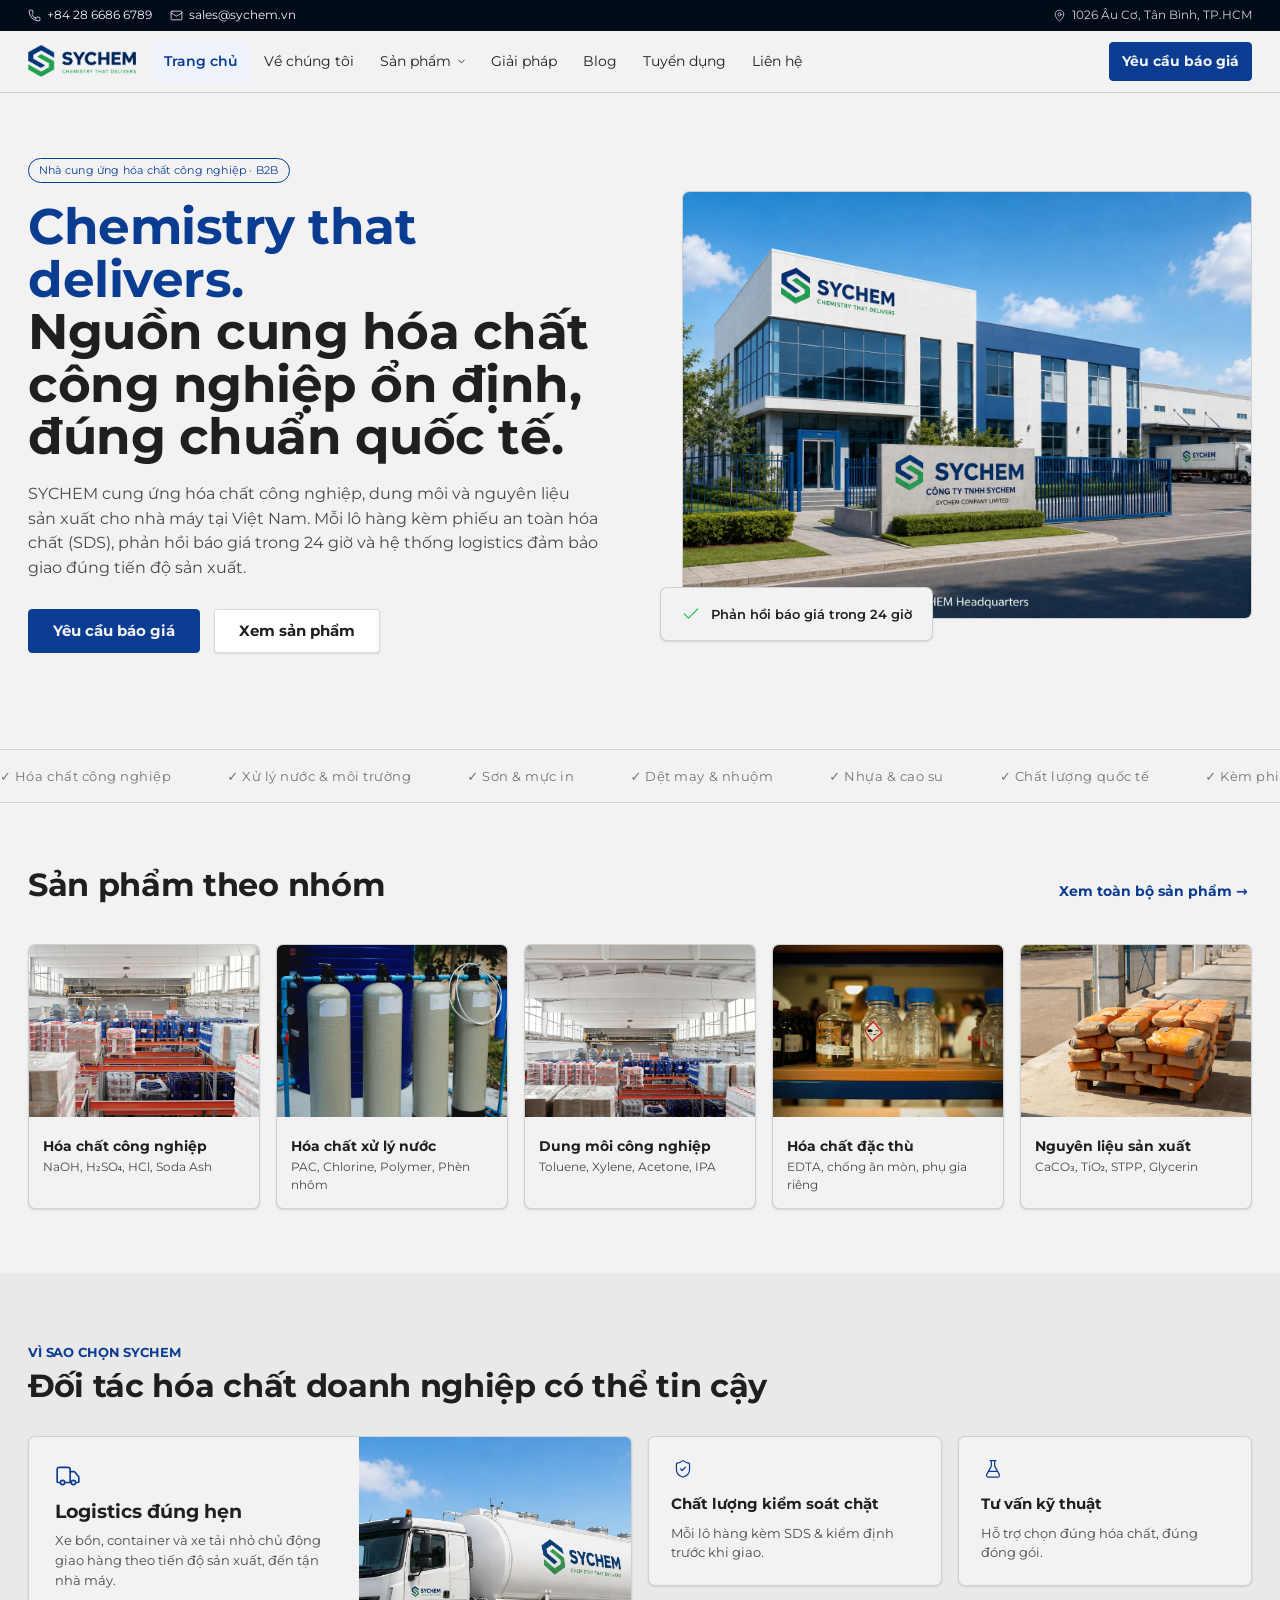
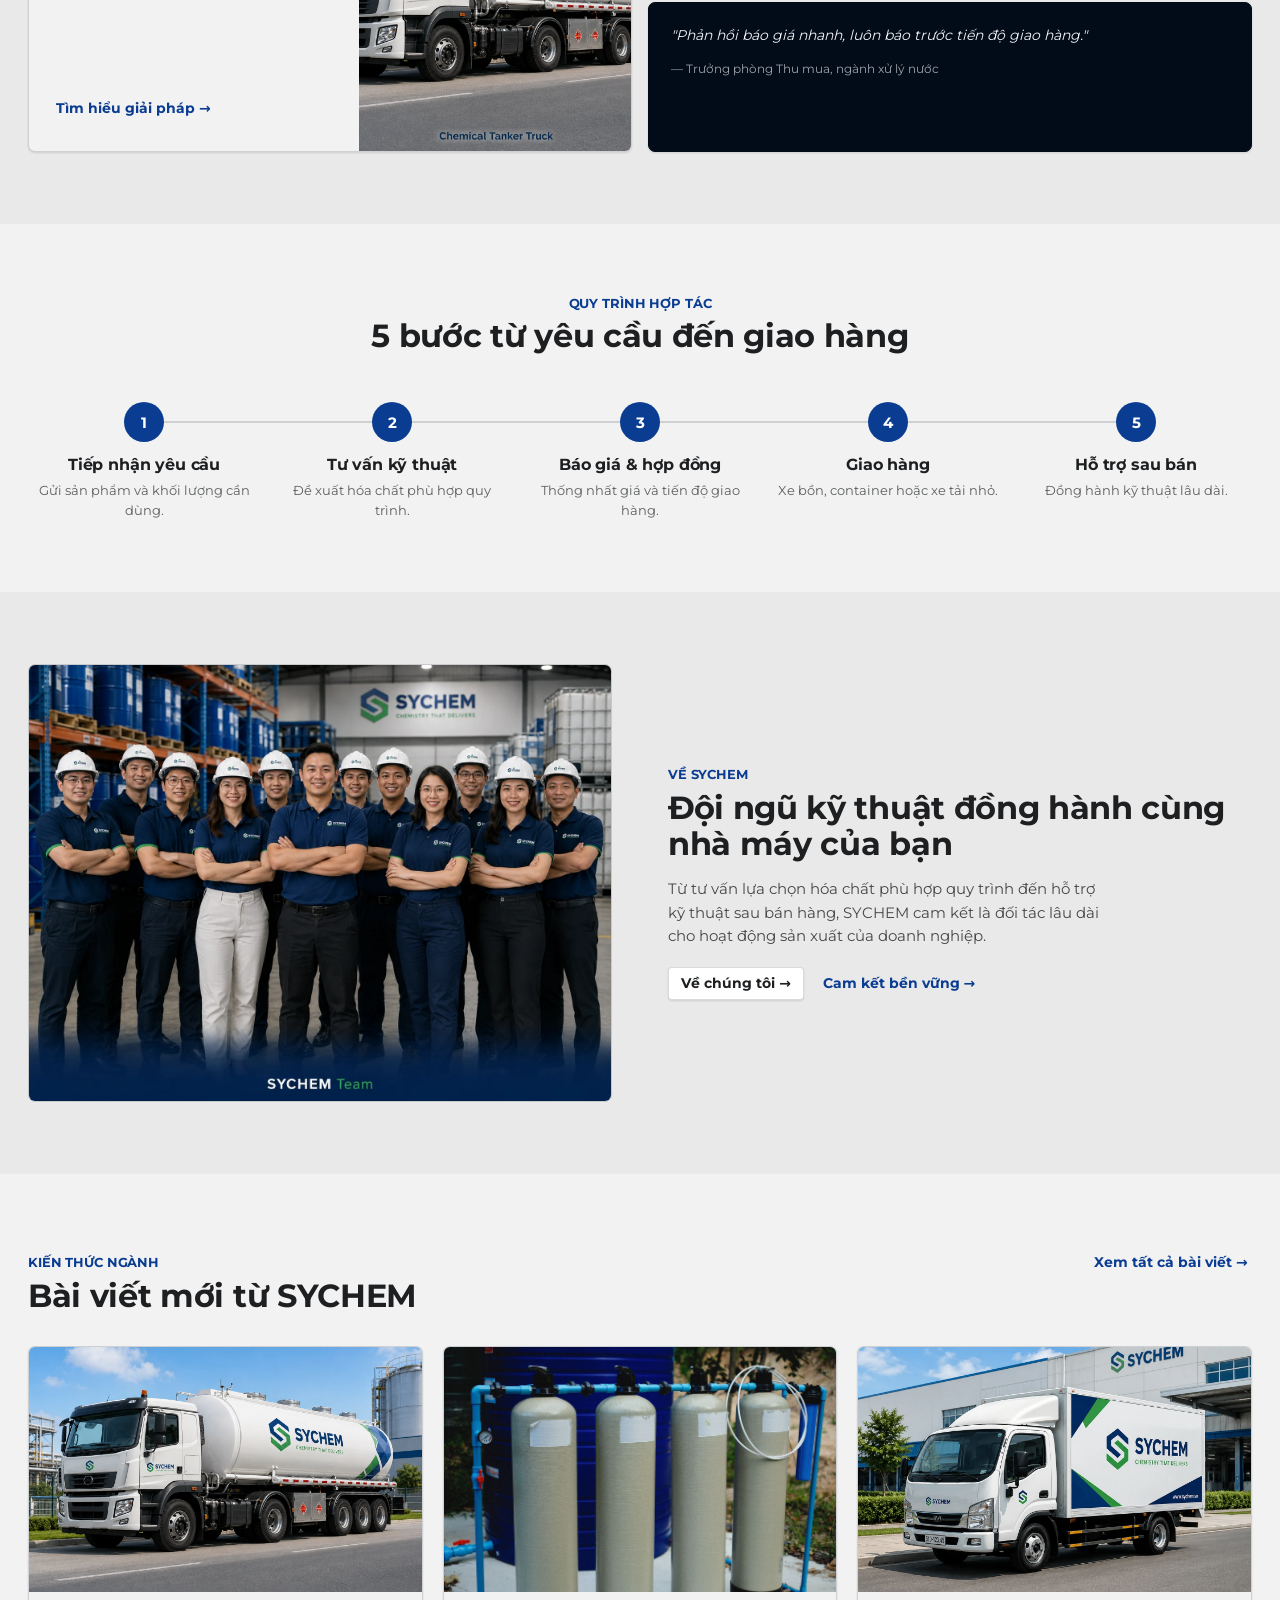
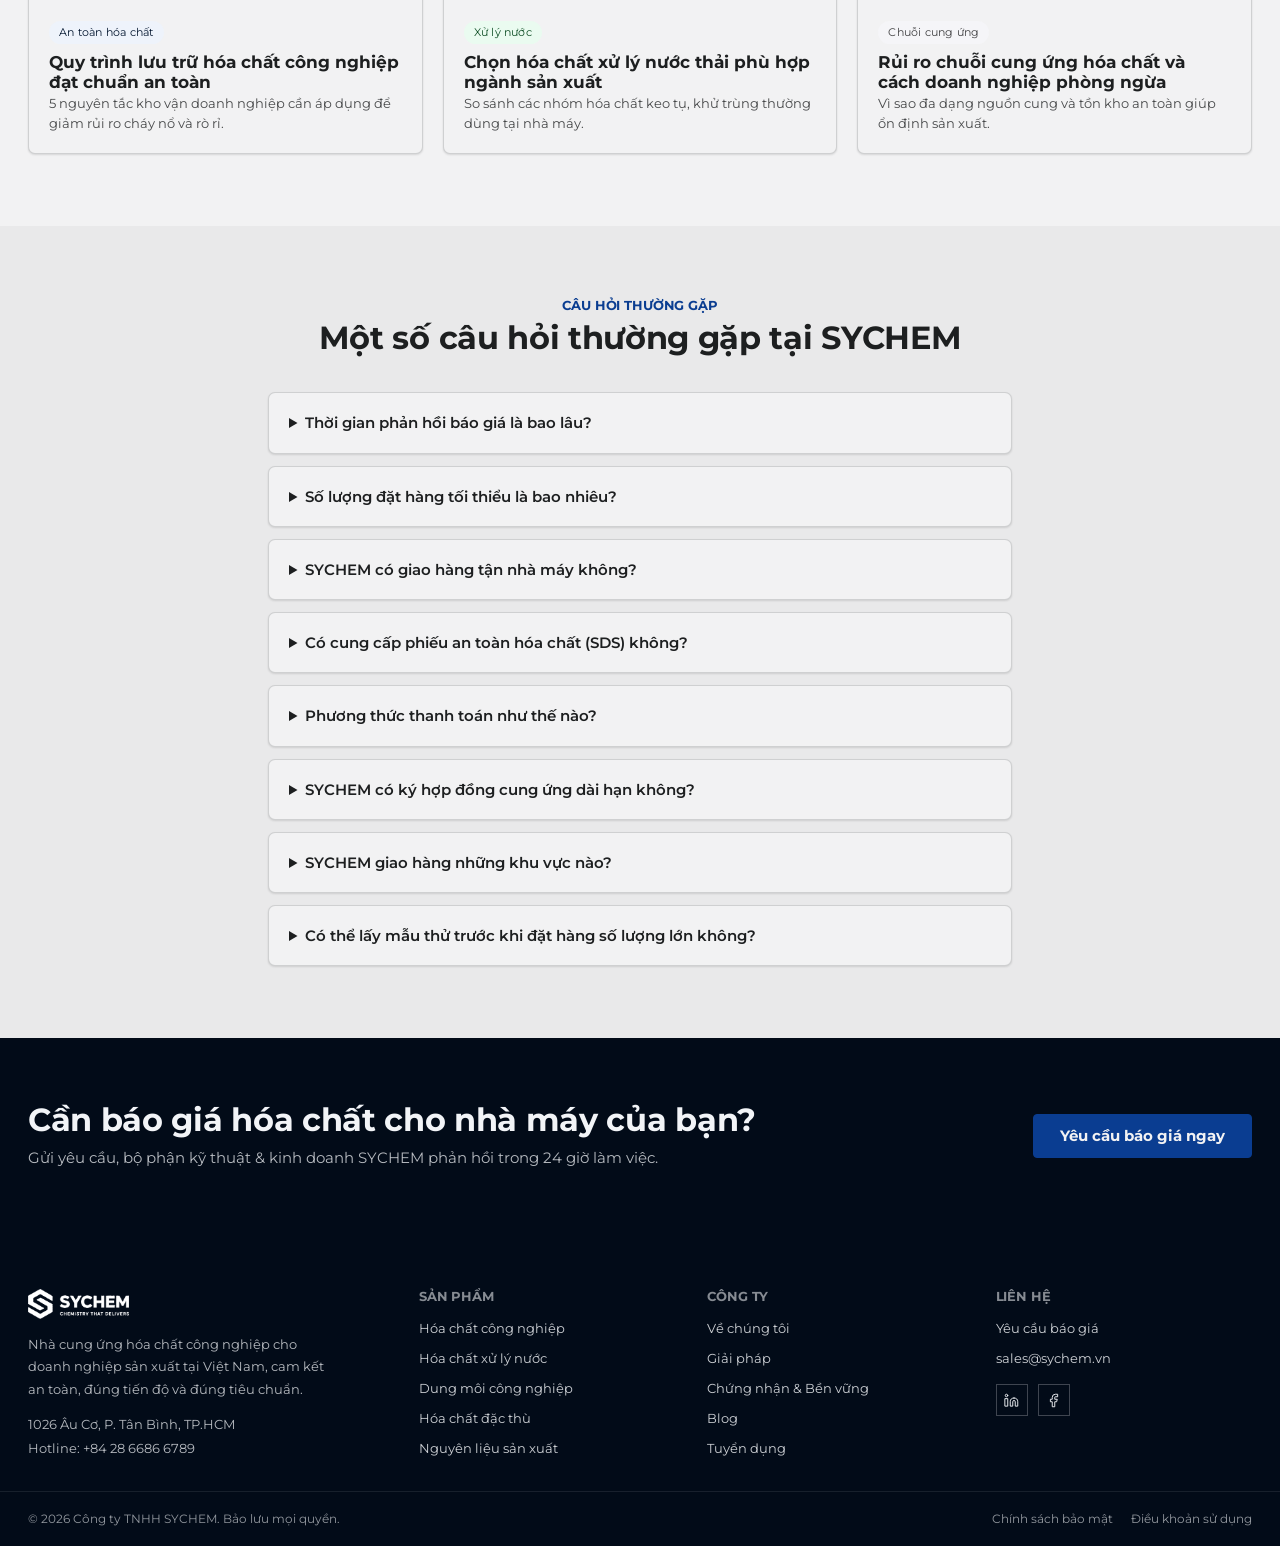
<file: index.html>
<!DOCTYPE html>
<html lang="vi">
<head>
<meta charset="utf-8">
<meta name="viewport" content="width=device-width, initial-scale=1">
<title>SYCHEM — Hóa chất công nghiệp cho doanh nghiệp sản xuất | Chemistry that delivers</title>
  <meta name="description" content="SYCHEM cung cấp hóa chất công nghiệp, hóa chất xử lý nước, dung môi và nguyên liệu sản xuất cho doanh nghiệp B2B tại Việt Nam, chất lượng quốc tế và giao đúng hẹn.">
  <link rel="icon" href="assets/img/16f5f3d59bb861bd.png">
  <link rel="stylesheet" href="assets/css/style.css">
</head>
<body>
<header class="site-header">
  <div class="topbar">
    <div class="topbar-left">
      <span><svg width="13" height="13" viewBox="0 0 24 24" fill="none" stroke="currentColor" stroke-width="1.5" stroke-linecap="round" stroke-linejoin="round"><path d="M13.832 16.568a1 1 0 0 0 1.213-.303l.355-.465A2 2 0 0 1 16.6 15h3.4a2 2 0 0 1 2 2v3a2 2 0 0 1-2 2A18 18 0 0 1 2 4a2 2 0 0 1 2-2h3a2 2 0 0 1 2 2v3.4a2 2 0 0 1-.732 1.548l-.465.355a1 1 0 0 0-.303 1.213 12.035 12.035 0 0 0 7.332 7.332z"></path></svg> +84 28 6686 6789</span>
      <span><svg width="13" height="13" viewBox="0 0 24 24" fill="none" stroke="currentColor" stroke-width="1.5" stroke-linecap="round" stroke-linejoin="round"><path d="m22 7-8.991 5.727a2 2 0 0 1-2.009 0L2 7"></path><rect x="2" y="4" width="20" height="16" rx="2"></rect></svg> sales@sychem.vn</span>
    </div>
    <span class="topbar-right"><svg width="13" height="13" viewBox="0 0 24 24" fill="none" stroke="currentColor" stroke-width="1.5" stroke-linecap="round" stroke-linejoin="round"><path d="M20 10c0 4.993-5.539 10.193-7.399 11.799a1 1 0 0 1-1.202 0C9.539 20.193 4 14.993 4 10a8 8 0 0 1 16 0"></path><circle cx="12" cy="10" r="3"></circle></svg> 1026 Âu Cơ, Tân Bình, TP.HCM</span>
  </div>
  <nav class="nav navbar">
    <a href="index.html" class="nav-brand-link">
      <img src="assets/img/eb1587ac3e5c2446.webp" alt="SYCHEM – Chemistry that delivers" class="nav-logo">
    </a>
    <button type="button" class="nav-toggle" aria-label="Mở menu" aria-expanded="false" aria-controls="nav-links">
      <svg class="icon-burger" width="22" height="22" viewBox="0 0 24 24" fill="none" stroke="currentColor" stroke-width="1.8" stroke-linecap="round" stroke-linejoin="round"><path d="M4 7h16M4 12h16M4 17h16"></path></svg>
    </button>
    <div class="nav-links" id="nav-links">
      <a href="index.html" aria-current="page">Trang chủ</a>
      <a href="about.html">Về chúng tôi</a>
      <div class="nav-item has-mega">
        <span class="nav-mega-trigger-wrap">
          <a href="products.html" class="nav-mega-trigger">Sản phẩm
            <svg class="nav-caret" width="11" height="11" viewBox="0 0 24 24" fill="none" stroke="currentColor" stroke-width="2" stroke-linecap="round" stroke-linejoin="round"><path d="m6 9 6 6 6-6"></path></svg>
          </a>
          <button type="button" class="mega-toggle" aria-label="Mở danh mục sản phẩm" aria-expanded="false">
            <svg width="14" height="14" viewBox="0 0 24 24" fill="none" stroke="currentColor" stroke-width="2" stroke-linecap="round" stroke-linejoin="round"><path d="m6 9 6 6 6-6"></path></svg>
          </button>
        </span>
<div class="mega-panel">
        <div class="mega-panel-inner">
          <div class="mega-grid">
          <a href="products.html#hoa-chat-cong-nghiep" class="mega-link">
            <img src="assets/img/product-hoa-chat-cong-nghiep.jpg" alt="Hóa chất công nghiệp" loading="lazy">
            <span class="mega-link-title">Hóa chất công nghiệp</span>
            <span class="mega-link-desc">NaOH, H2SO4, HCl, Soda Ash</span>
          </a>
          <a href="products.html#xu-ly-nuoc" class="mega-link">
            <img src="assets/img/product-xu-ly-nuoc.jpg" alt="Hóa chất xử lý nước" loading="lazy">
            <span class="mega-link-title">Hóa chất xử lý nước</span>
            <span class="mega-link-desc">PAC, Chlorine, Polymer, Phèn nhôm</span>
          </a>
          <a href="products.html#dung-moi" class="mega-link">
            <img src="assets/img/product-dung-moi.jpg" alt="Dung môi công nghiệp" loading="lazy">
            <span class="mega-link-title">Dung môi công nghiệp</span>
            <span class="mega-link-desc">Toluene, Xylene, Acetone, IPA</span>
          </a>
          <a href="products.html#dac-thu" class="mega-link">
            <img src="assets/img/product-dac-thu.jpg" alt="Hóa chất đặc thù" loading="lazy">
            <span class="mega-link-title">Hóa chất đặc thù</span>
            <span class="mega-link-desc">EDTA, chống ăn mòn, phụ gia riêng</span>
          </a>
          <a href="products.html#nguyen-lieu" class="mega-link">
            <img src="assets/img/product-nguyen-lieu.jpg" alt="Nguyên liệu sản xuất" loading="lazy">
            <span class="mega-link-title">Nguyên liệu sản xuất</span>
            <span class="mega-link-desc">CaCO3, TiO2, STPP, Glycerin</span>
          </a>
          </div>
          <a href="products.html" class="mega-viewall">Xem toàn bộ sản phẩm →</a>
        </div>
      </div>
      </div>
      <a href="solutions.html">Giải pháp</a>
      <a href="blog.html">Blog</a>
      <a href="careers.html">Tuyển dụng</a>
      <a href="contact.html">Liên hệ</a>
      <a href="contact.html" class="btn btn-primary nav-cta">Yêu cầu báo giá</a>
    </div>
  </nav>
</header>

<div style="position:relative;overflow:hidden" style-before="content:'';position:absolute;top:-160px;right:-160px;width:480px;height:480px;border-radius:50%;background:radial-gradient(circle,var(--color-accent-200),transparent 70%);z-index:0;pointer-events:none">
  <section style="max-width:1280px;margin:0 auto;padding:64px 28px 40px;display:grid;grid-template-columns:1.05fr 1fr;gap:56px;align-items:center;position:relative;z-index:1">
    <div class="fade-up">
      <span class="tag tag-outline" style="display:inline-flex;width:fit-content;white-space:nowrap;margin-bottom:18px">Nhà cung ứng hóa chất công nghiệp · B2B</span>
      <h1 style="font-size:50px;margin:0 0 18px;line-height:1.05">
        <span style="color:var(--color-accent)">Chemistry that delivers.</span><br>Nguồn cung hóa chất công nghiệp ổn định, đúng chuẩn quốc tế.
      </h1>
      <p style="font-size:16px;max-width:52ch;opacity:.8;margin:0 0 28px">SYCHEM cung ứng hóa chất công nghiệp, dung môi và nguyên liệu sản xuất cho nhà máy tại Việt Nam. Mỗi lô hàng kèm phiếu an toàn hóa chất (SDS), phản hồi báo giá trong 24 giờ và hệ thống logistics đảm bảo giao đúng tiến độ sản xuất.</p>
      <div class="hero-cta-row" style="display:flex;gap:14px;flex-wrap:wrap">
        <a href="contact.html" class="btn btn-primary hero-cta-btn" style="padding:12px 24px;font-size:15px;white-space:nowrap;flex-shrink:0">Yêu cầu báo giá</a>
        <a href="products.html" class="btn btn-secondary hero-cta-btn" style="padding:12px 24px;font-size:15px;white-space:nowrap;flex-shrink:0">Xem sản phẩm</a>
      </div>
    </div>
    <div style="position:relative">
      <div class="blueprint" style="aspect-ratio:4/3">
        <img src="assets/img/b32bd85f83dec575.webp" alt="Trụ sở chính SYCHEM tại TP. Hồ Chí Minh" style="width:100%;height:100%;object-fit:cover">
      </div>
      <div class="card elev-md" style="position:absolute;bottom:-22px;left:-22px;padding:16px 20px;background:var(--color-bg);flex-direction:row;align-items:center;gap:10px;width:fit-content">
        <svg width="20" height="20" viewBox="0 0 24 24" fill="none" stroke="var(--color-accent-2)" stroke-width="1.5" stroke-linecap="round" stroke-linejoin="round"><path d="M20 6 9 17l-5-5"></path></svg>
        <span style="font-size:13px;font-weight:600;white-space:nowrap">Phản hồi báo giá trong 24 giờ</span>
      </div>
    </div>
  </section>
</div>

<div style="border-top:1px solid var(--color-divider);border-bottom:1px solid var(--color-divider);padding:16px 0;overflow:hidden;margin-top:56px">
  <div style="display:flex;width:max-content;animation:marquee 26s linear infinite;gap:56px">
    <div style="display:flex;gap:56px;align-items:center">
      <span style="font-size:13px;letter-spacing:.04em;opacity:.6;white-space:nowrap">✓ Hóa chất công nghiệp</span>
      <span style="font-size:13px;letter-spacing:.04em;opacity:.6;white-space:nowrap">✓ Xử lý nước &amp; môi trường</span>
      <span style="font-size:13px;letter-spacing:.04em;opacity:.6;white-space:nowrap">✓ Sơn &amp; mực in</span>
      <span style="font-size:13px;letter-spacing:.04em;opacity:.6;white-space:nowrap">✓ Dệt may &amp; nhuộm</span>
      <span style="font-size:13px;letter-spacing:.04em;opacity:.6;white-space:nowrap">✓ Nhựa &amp; cao su</span>
      <span style="font-size:13px;letter-spacing:.04em;opacity:.6;white-space:nowrap">✓ Chất lượng quốc tế</span>
      <span style="font-size:13px;letter-spacing:.04em;opacity:.6;white-space:nowrap">✓ Kèm phiếu an toàn hóa chất (SDS)</span>
    </div>
    <div style="display:flex;gap:56px;align-items:center">
      <span style="font-size:13px;letter-spacing:.04em;opacity:.6;white-space:nowrap">✓ Hóa chất công nghiệp</span>
      <span style="font-size:13px;letter-spacing:.04em;opacity:.6;white-space:nowrap">✓ Xử lý nước &amp; môi trường</span>
      <span style="font-size:13px;letter-spacing:.04em;opacity:.6;white-space:nowrap">✓ Sơn &amp; mực in</span>
      <span style="font-size:13px;letter-spacing:.04em;opacity:.6;white-space:nowrap">✓ Dệt may &amp; nhuộm</span>
      <span style="font-size:13px;letter-spacing:.04em;opacity:.6;white-space:nowrap">✓ Nhựa &amp; cao su</span>
      <span style="font-size:13px;letter-spacing:.04em;opacity:.6;white-space:nowrap">✓ Chất lượng quốc tế</span>
      <span style="font-size:13px;letter-spacing:.04em;opacity:.6;white-space:nowrap">✓ Kèm phiếu an toàn hóa chất (SDS)</span>
    </div>
  </div>
</div>

<section style="max-width:1280px;margin:0 auto;padding:64px 28px">
  <div style="display:flex;justify-content:space-between;align-items:baseline;margin-bottom:36px;gap:16px;flex-wrap:wrap">
    <h2 style="margin:0">Sản phẩm theo nhóm</h2>
    <a href="products.html" class="btn btn-ghost">Xem toàn bộ sản phẩm →</a>
  </div>
  <div style="display:grid;grid-template-columns:repeat(5,1fr);gap:16px">
    <a href="products.html#hoa-chat-cong-nghiep" class="card" style="text-decoration:none;color:inherit;padding:0;overflow:hidden">
      <div style="aspect-ratio:4/3"><img src="assets/img/product-hoa-chat-cong-nghiep.jpg" alt="Hóa chất công nghiệp" style="width:100%;height:100%;object-fit:cover" loading="lazy"></div>
      <div style="padding:14px"><div class="card-title" style="font-size:14px">Hóa chất công nghiệp</div><p class="card-body" style="font-size:11.5px;margin:4px 0 0">NaOH, H₂SO₄, HCl, Soda Ash</p></div>
    </a>
    <a href="products.html#xu-ly-nuoc" class="card" style="text-decoration:none;color:inherit;padding:0;overflow:hidden">
      <div style="aspect-ratio:4/3"><img src="assets/img/product-xu-ly-nuoc.jpg" alt="Hóa chất xử lý nước" style="width:100%;height:100%;object-fit:cover" loading="lazy"></div>
      <div style="padding:14px"><div class="card-title" style="font-size:14px">Hóa chất xử lý nước</div><p class="card-body" style="font-size:11.5px;margin:4px 0 0">PAC, Chlorine, Polymer, Phèn nhôm</p></div>
    </a>
    <a href="products.html#dung-moi" class="card" style="text-decoration:none;color:inherit;padding:0;overflow:hidden">
      <div style="aspect-ratio:4/3"><img src="assets/img/product-dung-moi.jpg" alt="Dung môi công nghiệp" style="width:100%;height:100%;object-fit:cover" loading="lazy"></div>
      <div style="padding:14px"><div class="card-title" style="font-size:14px">Dung môi công nghiệp</div><p class="card-body" style="font-size:11.5px;margin:4px 0 0">Toluene, Xylene, Acetone, IPA</p></div>
    </a>
    <a href="products.html#dac-thu" class="card" style="text-decoration:none;color:inherit;padding:0;overflow:hidden">
      <div style="aspect-ratio:4/3"><img src="assets/img/product-dac-thu.jpg" alt="Hóa chất đặc thù" style="width:100%;height:100%;object-fit:cover" loading="lazy"></div>
      <div style="padding:14px"><div class="card-title" style="font-size:14px">Hóa chất đặc thù</div><p class="card-body" style="font-size:11.5px;margin:4px 0 0">EDTA, chống ăn mòn, phụ gia riêng</p></div>
    </a>
    <a href="products.html#nguyen-lieu" class="card" style="text-decoration:none;color:inherit;padding:0;overflow:hidden">
      <div style="aspect-ratio:4/3"><img src="assets/img/product-nguyen-lieu.jpg" alt="Nguyên liệu sản xuất" style="width:100%;height:100%;object-fit:cover" loading="lazy"></div>
      <div style="padding:14px"><div class="card-title" style="font-size:14px">Nguyên liệu sản xuất</div><p class="card-body" style="font-size:11.5px;margin:4px 0 0">CaCO₃, TiO₂, STPP, Glycerin</p></div>
    </a>
  </div>
</section>

<section style="background:var(--color-surface);padding:72px 0">
  <div style="max-width:1280px;margin:0 auto;padding:0 28px">
    <div style="margin-bottom:32px">
      <h6 style="color:var(--color-accent);margin-bottom:8px">Vì sao chọn SYCHEM</h6>
      <h2 style="margin:0">Đối tác hóa chất doanh nghiệp có thể tin cậy</h2>
    </div>
    <div class="bento-grid" style="display:grid;grid-template-columns:repeat(4,1fr);grid-auto-rows:150px;gap:16px">
      <div class="card bento-lg" style="grid-column:1 / 3;grid-row:1 / 3;padding:0;overflow:hidden;flex-direction:row">
        <div class="bento-lg-text" style="flex:1;padding:26px;display:flex;flex-direction:column;justify-content:center">
          <svg width="26" height="26" viewBox="0 0 24 24" fill="none" stroke="var(--color-accent)" stroke-width="1.5" stroke-linecap="round" stroke-linejoin="round"><path d="M14 18V6a2 2 0 0 0-2-2H4a2 2 0 0 0-2 2v11a1 1 0 0 0 1 1h2"></path><path d="M15 18H9"></path><path d="M19 18h2a1 1 0 0 0 1-1v-3.65a1 1 0 0 0-.22-.624l-3.48-4.35A1 1 0 0 0 17.52 8H14"></path><circle cx="17" cy="18" r="2"></circle><circle cx="7" cy="18" r="2"></circle></svg>
          <div class="card-title" style="margin:12px 0 6px;font-size:19px">Logistics đúng hẹn</div>
          <p class="card-body">Xe bồn, container và xe tải nhỏ chủ động giao hàng theo tiến độ sản xuất, đến tận nhà máy.</p>
          <a href="solutions.html" class="btn btn-ghost" style="width:fit-content;margin-top:8px;padding-left:0">Tìm hiểu giải pháp →</a>
        </div>
        <div class="bento-lg-media" style="flex:1;position:relative;min-width:0"><img src="assets/img/2904533d91f4bcae.webp" alt="Xe bồn vận chuyển hóa chất SYCHEM" style="position:absolute;inset:0;width:100%;height:100%;object-fit:cover"></div>
      </div>
      <div class="card bento-a" style="grid-column:3;grid-row:1;padding:22px">
        <svg width="24" height="24" viewBox="0 0 24 24" fill="none" stroke="var(--color-accent)" stroke-width="1.5" stroke-linecap="round" stroke-linejoin="round"><path d="M20 13c0 5-3.5 7.5-7.66 8.95a1 1 0 0 1-.67-.01C7.5 20.5 4 18 4 13V6a1 1 0 0 1 1-1c2 0 4.5-1.2 6.24-2.72a1.17 1.17 0 0 1 1.52 0C14.51 3.81 17 5 19 5a1 1 0 0 1 1 1z"></path><path d="m9 12 2 2 4-4"></path></svg>
        <div class="card-title" style="margin:10px 0 4px;font-size:15px">Chất lượng kiểm soát chặt</div>
        <p class="card-body" style="font-size:12.5px">Mỗi lô hàng kèm SDS &amp; kiểm định trước khi giao.</p>
      </div>
      <div class="card bento-b" style="grid-column:4;grid-row:1;padding:22px">
        <svg width="24" height="24" viewBox="0 0 24 24" fill="none" stroke="var(--color-accent)" stroke-width="1.5" stroke-linecap="round" stroke-linejoin="round"><path d="M14 2v6a2 2 0 0 0 .245.96l5.51 10.08A2 2 0 0 1 18 22H6a2 2 0 0 1-1.755-2.96l5.51-10.08A2 2 0 0 0 10 8V2"></path><path d="M6.453 15h11.094"></path><path d="M8.5 2h7"></path></svg>
        <div class="card-title" style="margin:10px 0 4px;font-size:15px">Tư vấn kỹ thuật</div>
        <p class="card-body" style="font-size:12.5px">Hỗ trợ chọn đúng hóa chất, đúng đóng gói.</p>
      </div>
      <div class="card bento-quote" style="grid-column:3 / 5;grid-row:2;padding:22px;background:var(--color-accent-900);border-color:var(--color-accent-900)">
        <p style="font-size:14px;line-height:1.5;color:#f2f4f7;margin:0 0 8px;font-style:italic">"Phản hồi báo giá nhanh, luôn báo trước tiến độ giao hàng."</p>
        <span style="font-size:11.5px;color:#f2f4f7;opacity:.65">— Trưởng phòng Thu mua, ngành xử lý nước</span>
      </div>
    </div>
  </div>
</section>

<section style="max-width:1280px;margin:0 auto;padding:72px 28px">
  <h6 style="color:var(--color-accent);margin-bottom:8px;text-align:center">Quy trình hợp tác</h6>
  <h2 style="margin:0 0 48px;text-align:center">5 bước từ yêu cầu đến giao hàng</h2>
  <div style="position:relative;display:grid;grid-template-columns:repeat(5,1fr);gap:16px">
    <div style="position:absolute;top:19px;left:8%;right:8%;height:2px;background:var(--color-divider);z-index:0"></div>
    <div style="text-align:center;position:relative;z-index:1">
      <div style="width:40px;height:40px;border-radius:50%;background:var(--color-accent);color:#fff;display:flex;align-items:center;justify-content:center;font-family:var(--font-heading);font-weight:700;margin:0 auto 14px">1</div>
      <h5 style="margin:0 0 6px">Tiếp nhận yêu cầu</h5><p style="font-size:13px;opacity:.7;margin:0">Gửi sản phẩm và khối lượng cần dùng.</p>
    </div>
    <div style="text-align:center;position:relative;z-index:1">
      <div style="width:40px;height:40px;border-radius:50%;background:var(--color-accent);color:#fff;display:flex;align-items:center;justify-content:center;font-family:var(--font-heading);font-weight:700;margin:0 auto 14px">2</div>
      <h5 style="margin:0 0 6px">Tư vấn kỹ thuật</h5><p style="font-size:13px;opacity:.7;margin:0">Đề xuất hóa chất phù hợp quy trình.</p>
    </div>
    <div style="text-align:center;position:relative;z-index:1">
      <div style="width:40px;height:40px;border-radius:50%;background:var(--color-accent);color:#fff;display:flex;align-items:center;justify-content:center;font-family:var(--font-heading);font-weight:700;margin:0 auto 14px">3</div>
      <h5 style="margin:0 0 6px">Báo giá &amp; hợp đồng</h5><p style="font-size:13px;opacity:.7;margin:0">Thống nhất giá và tiến độ giao hàng.</p>
    </div>
    <div style="text-align:center;position:relative;z-index:1">
      <div style="width:40px;height:40px;border-radius:50%;background:var(--color-accent);color:#fff;display:flex;align-items:center;justify-content:center;font-family:var(--font-heading);font-weight:700;margin:0 auto 14px">4</div>
      <h5 style="margin:0 0 6px">Giao hàng</h5><p style="font-size:13px;opacity:.7;margin:0">Xe bồn, container hoặc xe tải nhỏ.</p>
    </div>
    <div style="text-align:center;position:relative;z-index:1">
      <div style="width:40px;height:40px;border-radius:50%;background:var(--color-accent);color:#fff;display:flex;align-items:center;justify-content:center;font-family:var(--font-heading);font-weight:700;margin:0 auto 14px">5</div>
      <h5 style="margin:0 0 6px">Hỗ trợ sau bán</h5><p style="font-size:13px;opacity:.7;margin:0">Đồng hành kỹ thuật lâu dài.</p>
    </div>
  </div>
</section>

<section style="background:var(--color-surface);padding:72px 0">
  <div style="max-width:1280px;margin:0 auto;padding:0 28px;display:grid;grid-template-columns:1fr 1fr;gap:56px;align-items:center">
    <div class="blueprint" style="aspect-ratio:4/3"><img src="assets/img/b7aebc073bd1a2f7.webp" alt="Đội ngũ SYCHEM" style="width:100%;height:100%;object-fit:cover"></div>
    <div>
      <h6 style="color:var(--color-accent);margin-bottom:8px">Về SYCHEM</h6>
      <h2 style="margin:0 0 16px">Đội ngũ kỹ thuật đồng hành cùng nhà máy của bạn</h2>
      <p style="opacity:.8;max-width:44ch;margin:0 0 20px">Từ tư vấn lựa chọn hóa chất phù hợp quy trình đến hỗ trợ kỹ thuật sau bán hàng, SYCHEM cam kết là đối tác lâu dài cho hoạt động sản xuất của doanh nghiệp.</p>
      <div style="display:flex;gap:14px;flex-wrap:wrap">
        <a href="about.html" class="btn btn-secondary">Về chúng tôi →</a>
        <a href="sustainability.html" class="btn btn-ghost">Cam kết bền vững →</a>
      </div>
    </div>
  </div>
</section>

<section style="max-width:1280px;margin:0 auto;padding:72px 28px">
  <div style="display:flex;justify-content:space-between;align-items:baseline;margin-bottom:32px;gap:16px;flex-wrap:wrap">
    <div>
      <h6 style="color:var(--color-accent);margin-bottom:8px">Kiến thức ngành</h6>
      <h2 style="margin:0">Bài viết mới từ SYCHEM</h2>
    </div>
    <a href="blog.html" class="btn btn-ghost">Xem tất cả bài viết →</a>
  </div>
  <div style="display:grid;grid-template-columns:repeat(3,1fr);gap:20px">
    <a href="blog-post.html" class="card" style="text-decoration:none;color:inherit;padding:0;overflow:hidden">
      <div style="aspect-ratio:16/10"><img src="assets/img/2904533d91f4bcae.webp" alt="An toàn hóa chất" style="width:100%;height:100%;object-fit:cover"></div>
      <div style="padding:20px">
        <span class="tag tag-accent">An toàn hóa chất</span>
        <div class="card-title" style="margin-top:8px">Quy trình lưu trữ hóa chất công nghiệp đạt chuẩn an toàn</div>
        <p class="card-body">5 nguyên tắc kho vận doanh nghiệp cần áp dụng để giảm rủi ro cháy nổ và rò rỉ.</p>
      </div>
    </a>
    <a href="blog-post.html" class="card" style="text-decoration:none;color:inherit;padding:0;overflow:hidden">
      <div style="aspect-ratio:16/10"><img src="assets/img/product-xu-ly-nuoc.jpg" alt="Xử lý nước" style="width:100%;height:100%;object-fit:cover"></div>
      <div style="padding:20px">
        <span class="tag tag-accent-2">Xử lý nước</span>
        <div class="card-title" style="margin-top:8px">Chọn hóa chất xử lý nước thải phù hợp ngành sản xuất</div>
        <p class="card-body">So sánh các nhóm hóa chất keo tụ, khử trùng thường dùng tại nhà máy.</p>
      </div>
    </a>
    <a href="blog-post.html" class="card" style="text-decoration:none;color:inherit;padding:0;overflow:hidden">
      <div style="aspect-ratio:16/10"><img src="assets/img/e8bcb8e13601193b.webp" alt="Chuỗi cung ứng" style="width:100%;height:100%;object-fit:cover"></div>
      <div style="padding:20px">
        <span class="tag tag-neutral">Chuỗi cung ứng</span>
        <div class="card-title" style="margin-top:8px">Rủi ro chuỗi cung ứng hóa chất và cách doanh nghiệp phòng ngừa</div>
        <p class="card-body">Vì sao đa dạng nguồn cung và tồn kho an toàn giúp ổn định sản xuất.</p>
      </div>
    </a>
  </div>
</section>

<section style="background:var(--color-surface);padding:72px 0">
  <div style="max-width:800px;margin:0 auto;padding:0 28px">
    <h6 style="color:var(--color-accent);margin-bottom:8px;text-align:center">Câu hỏi thường gặp</h6>
    <h2 style="margin:0 0 36px;text-align:center">Một số câu hỏi thường gặp tại SYCHEM</h2>
    <div style="display:flex;flex-direction:column;gap:12px">
      <details class="card" style="padding:18px 20px">
        <summary style="cursor:pointer;font-family:var(--font-heading);font-weight:600;font-size:15px">Thời gian phản hồi báo giá là bao lâu?</summary>
        <p style="font-size:14px;opacity:.75;margin:10px 0 0">Bộ phận kinh doanh SYCHEM phản hồi yêu cầu báo giá trong vòng 24 giờ làm việc.</p>
      </details>
      <details class="card" style="padding:18px 20px">
        <summary style="cursor:pointer;font-family:var(--font-heading);font-weight:600;font-size:15px">Số lượng đặt hàng tối thiểu là bao nhiêu?</summary>
        <p style="font-size:14px;opacity:.75;margin:10px 0 0">Tùy sản phẩm, có thể đặt theo can, phuy hoặc nguyên xe bồn. Gửi khối lượng cần dùng để nhận báo giá phù hợp.</p>
      </details>
      <details class="card" style="padding:18px 20px">
        <summary style="cursor:pointer;font-family:var(--font-heading);font-weight:600;font-size:15px">SYCHEM có giao hàng tận nhà máy không?</summary>
        <p style="font-size:14px;opacity:.75;margin:10px 0 0">Có. SYCHEM vận chuyển bằng xe bồn, container hoặc xe tải nhỏ tùy khối lượng và địa điểm giao hàng.</p>
      </details>
      <details class="card" style="padding:18px 20px">
        <summary style="cursor:pointer;font-family:var(--font-heading);font-weight:600;font-size:15px">Có cung cấp phiếu an toàn hóa chất (SDS) không?</summary>
        <p style="font-size:14px;opacity:.75;margin:10px 0 0">Có. Mỗi lô hàng đều kèm phiếu an toàn hóa chất (SDS) và thông số kỹ thuật liên quan.</p>
      </details>
      <details class="card" style="padding:18px 20px">
        <summary style="cursor:pointer;font-family:var(--font-heading);font-weight:600;font-size:15px">Phương thức thanh toán như thế nào?</summary>
        <p style="font-size:14px;opacity:.75;margin:10px 0 0">Thanh toán chuyển khoản theo hợp đồng; hỗ trợ công nợ với khách hàng mua thường xuyên.</p>
      </details>
      <details class="card" style="padding:18px 20px">
        <summary style="cursor:pointer;font-family:var(--font-heading);font-weight:600;font-size:15px">SYCHEM có ký hợp đồng cung ứng dài hạn không?</summary>
        <p style="font-size:14px;opacity:.75;margin:10px 0 0">Có. Với khách hàng dùng hóa chất ổn định hàng tháng, SYCHEM ký hợp đồng khung theo quý hoặc năm để cố định giá và ưu tiên nguồn hàng.</p>
      </details>
      <details class="card" style="padding:18px 20px">
        <summary style="cursor:pointer;font-family:var(--font-heading);font-weight:600;font-size:15px">SYCHEM giao hàng những khu vực nào?</summary>
        <p style="font-size:14px;opacity:.75;margin:10px 0 0">SYCHEM giao hàng toàn quốc, tập trung tại các khu công nghiệp phía Nam. Khu vực miền Trung và miền Bắc áp dụng thời gian giao hàng dài hơn.</p>
      </details>
      <details class="card" style="padding:18px 20px">
        <summary style="cursor:pointer;font-family:var(--font-heading);font-weight:600;font-size:15px">Có thể lấy mẫu thử trước khi đặt hàng số lượng lớn không?</summary>
        <p style="font-size:14px;opacity:.75;margin:10px 0 0">Có. SYCHEM cung cấp mẫu thử cho một số nhóm hóa chất theo yêu cầu, phù hợp khi khách hàng đang thử nghiệm quy trình sản xuất mới.</p>
      </details>
    </div>
  </div>
</section>

<section style="background:var(--color-accent-900);color:#f2f4f7">
  <div style="max-width:1280px;margin:0 auto;padding:64px 28px;display:flex;justify-content:space-between;align-items:center;gap:24px;flex-wrap:wrap">
    <div>
      <h2 style="margin:0 0 8px;color:#f2f4f7">Cần báo giá hóa chất cho nhà máy của bạn?</h2>
      <p style="opacity:.75;margin:0">Gửi yêu cầu, bộ phận kỹ thuật &amp; kinh doanh SYCHEM phản hồi trong 24 giờ làm việc.</p>
    </div>
    <a href="contact.html" class="btn btn-primary" style="padding:12px 26px;font-size:15px;flex:none;white-space:nowrap">Yêu cầu báo giá ngay</a>
  </div>
</section>

<footer style="background:var(--color-accent-900);color:#f2f4f7">
  <div style="max-width:1280px;margin:0 auto;padding:56px 28px 32px;display:grid;grid-template-columns:1.4fr 1fr 1fr 1fr;gap:32px">
    <div>
      <img src="assets/img/eb1587ac3e5c2446.webp" alt="SYCHEM" style="height:30px;width:auto;filter:brightness(0) invert(1);margin-bottom:14px">
      <p style="font-size:13px;line-height:1.7;opacity:.75;max-width:34ch;margin:0 0 14px">Nhà cung ứng hóa chất công nghiệp cho doanh nghiệp sản xuất tại Việt Nam, cam kết an toàn, đúng tiến độ và đúng tiêu chuẩn.</p>
      <p style="font-size:13px;opacity:.75;margin:0 0 4px">1026 Âu Cơ, P. Tân Bình, TP.HCM</p>
      <p style="font-size:13px;opacity:.75;margin:0">Hotline: +84 28 6686 6789</p>
    </div>
    <div>
      <h6 style="color:#f2f4f7;opacity:.55;margin-bottom:14px">Sản phẩm</h6>
      <div style="display:flex;flex-direction:column;gap:10px;font-size:13px">
        <a href="products.html#hoa-chat-cong-nghiep" style="color:#f2f4f7;opacity:.85;text-decoration:none">Hóa chất công nghiệp</a>
        <a href="products.html#xu-ly-nuoc" style="color:#f2f4f7;opacity:.85;text-decoration:none">Hóa chất xử lý nước</a>
        <a href="products.html#dung-moi" style="color:#f2f4f7;opacity:.85;text-decoration:none">Dung môi công nghiệp</a>
        <a href="products.html#dac-thu" style="color:#f2f4f7;opacity:.85;text-decoration:none">Hóa chất đặc thù</a>
        <a href="products.html#nguyen-lieu" style="color:#f2f4f7;opacity:.85;text-decoration:none">Nguyên liệu sản xuất</a>
      </div>
    </div>
    <div>
      <h6 style="color:#f2f4f7;opacity:.55;margin-bottom:14px">Công ty</h6>
      <div style="display:flex;flex-direction:column;gap:10px;font-size:13px">
        <a href="about.html" style="color:#f2f4f7;opacity:.85;text-decoration:none">Về chúng tôi</a>
        <a href="solutions.html" style="color:#f2f4f7;opacity:.85;text-decoration:none">Giải pháp</a>
        <a href="sustainability.html" style="color:#f2f4f7;opacity:.85;text-decoration:none">Chứng nhận &amp; Bền vững</a>
        <a href="blog.html" style="color:#f2f4f7;opacity:.85;text-decoration:none">Blog</a>
        <a href="careers.html" style="color:#f2f4f7;opacity:.85;text-decoration:none">Tuyển dụng</a>
      </div>
    </div>
    <div>
      <h6 style="color:#f2f4f7;opacity:.55;margin-bottom:14px">Liên hệ</h6>
      <div style="display:flex;flex-direction:column;gap:10px;font-size:13px;margin-bottom:16px">
        <a href="contact.html" style="color:#f2f4f7;opacity:.85;text-decoration:none">Yêu cầu báo giá</a>
        <a href="mailto:sales@sychem.vn" style="color:#f2f4f7;opacity:.85;text-decoration:none">sales@sychem.vn</a>
      </div>
      <div style="display:flex;gap:10px">
        <a href="#" aria-label="LinkedIn" style="width:32px;height:32px;display:flex;align-items:center;justify-content:center;border:1px solid rgba(242,244,247,.25);color:#f2f4f7;text-decoration:none"><svg width="15" height="15" viewBox="0 0 24 24" fill="none" stroke="currentColor" stroke-width="1.5" stroke-linecap="round" stroke-linejoin="round"><path d="M16 8a6 6 0 0 1 6 6v7h-4v-7a2 2 0 0 0-2-2 2 2 0 0 0-2 2v7h-4v-7a6 6 0 0 1 6-6z"></path><rect width="4" height="12" x="2" y="9"></rect><circle cx="4" cy="4" r="2"></circle></svg></a>
        <a href="#" aria-label="Facebook" style="width:32px;height:32px;display:flex;align-items:center;justify-content:center;border:1px solid rgba(242,244,247,.25);color:#f2f4f7;text-decoration:none"><svg width="15" height="15" viewBox="0 0 24 24" fill="none" stroke="currentColor" stroke-width="1.5" stroke-linecap="round" stroke-linejoin="round"><path d="M18 2h-3a5 5 0 0 0-5 5v3H7v4h3v8h4v-8h3l1-4h-4V7a1 1 0 0 1 1-1h3z"></path></svg></a>
      </div>
    </div>
  </div>
  <div style="max-width:1280px;margin:0 auto;padding:18px 28px;border-top:1px solid rgba(242,244,247,.15);display:flex;justify-content:space-between;flex-wrap:wrap;gap:8px;font-size:12px;opacity:.6">
    <span>© 2026 Công ty TNHH SYCHEM. Bảo lưu mọi quyền.</span>
    <div style="display:flex;gap:18px">
      <a href="#" style="color:#f2f4f7;text-decoration:none">Chính sách bảo mật</a>
      <a href="#" style="color:#f2f4f7;text-decoration:none">Điều khoản sử dụng</a>
    </div>
  </div>
</footer>
<script src="assets/js/site.js" defer></script>
</body>
</html>
</file>
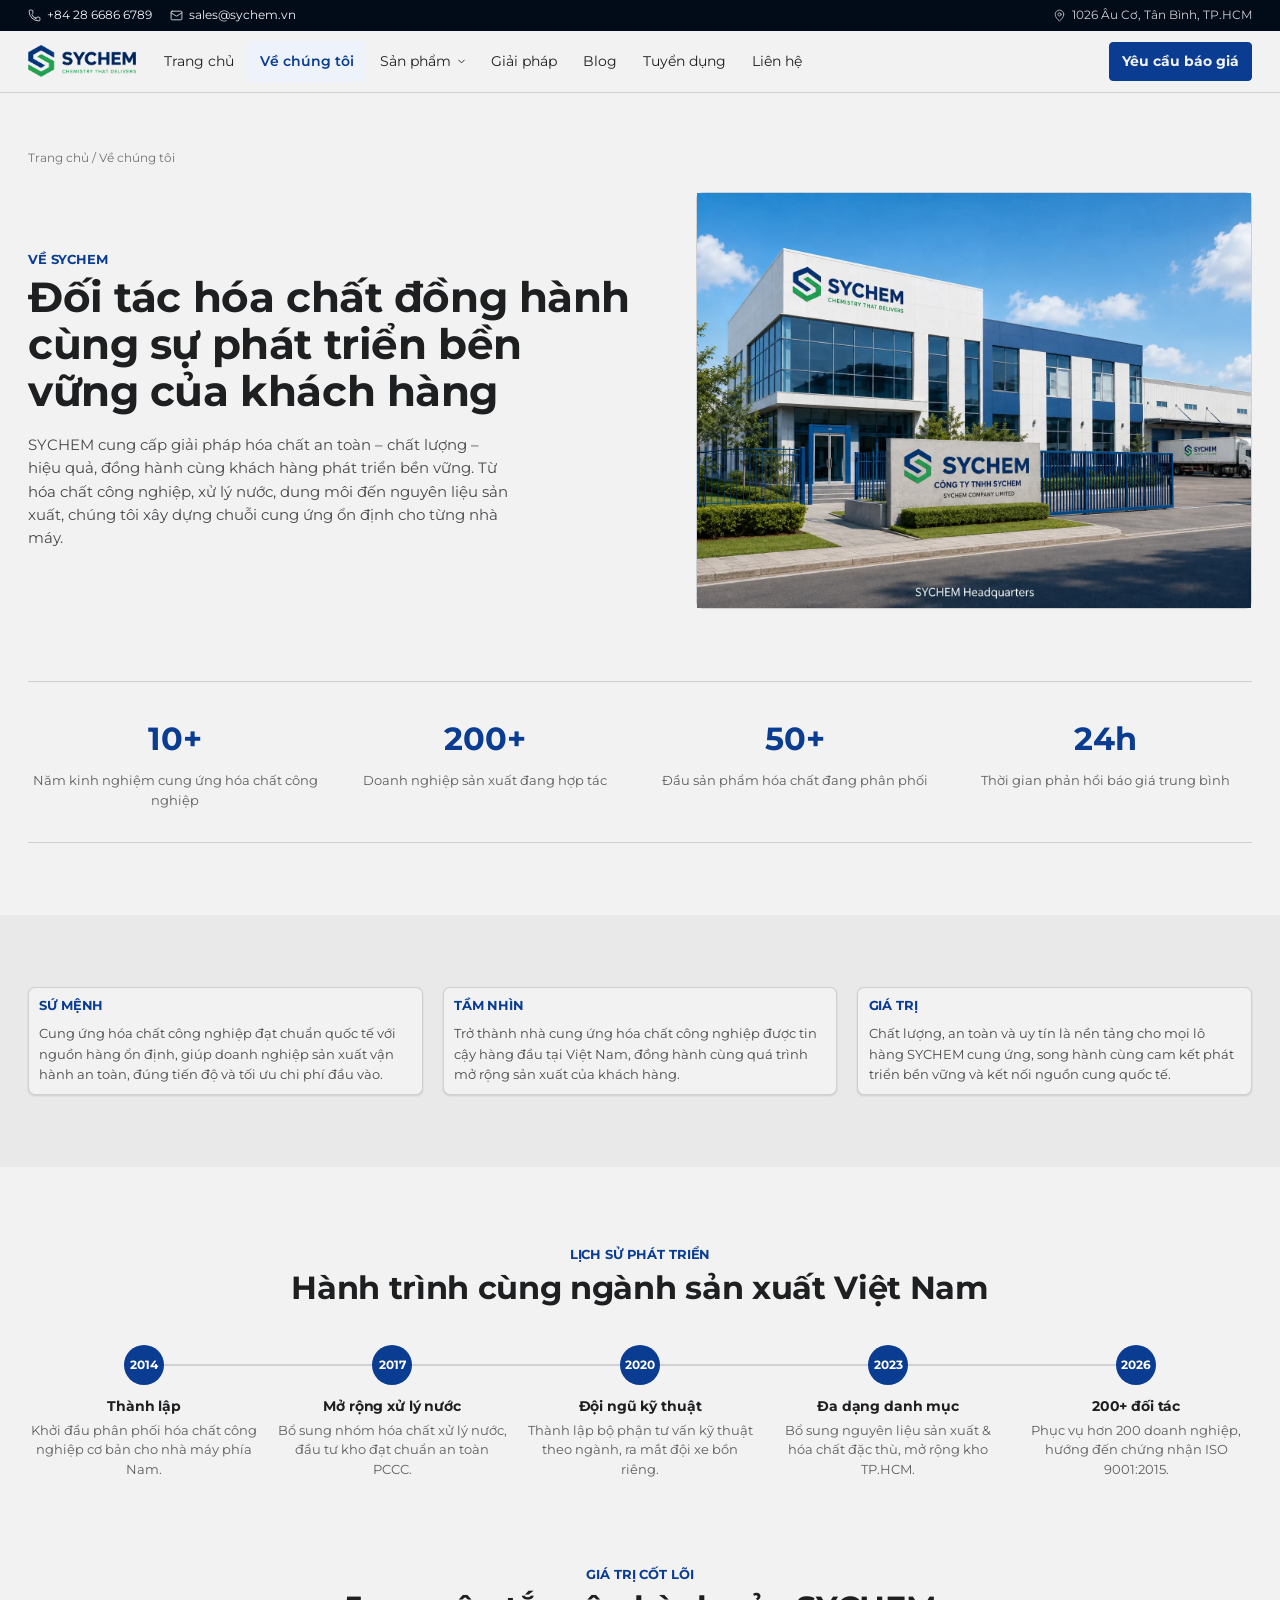
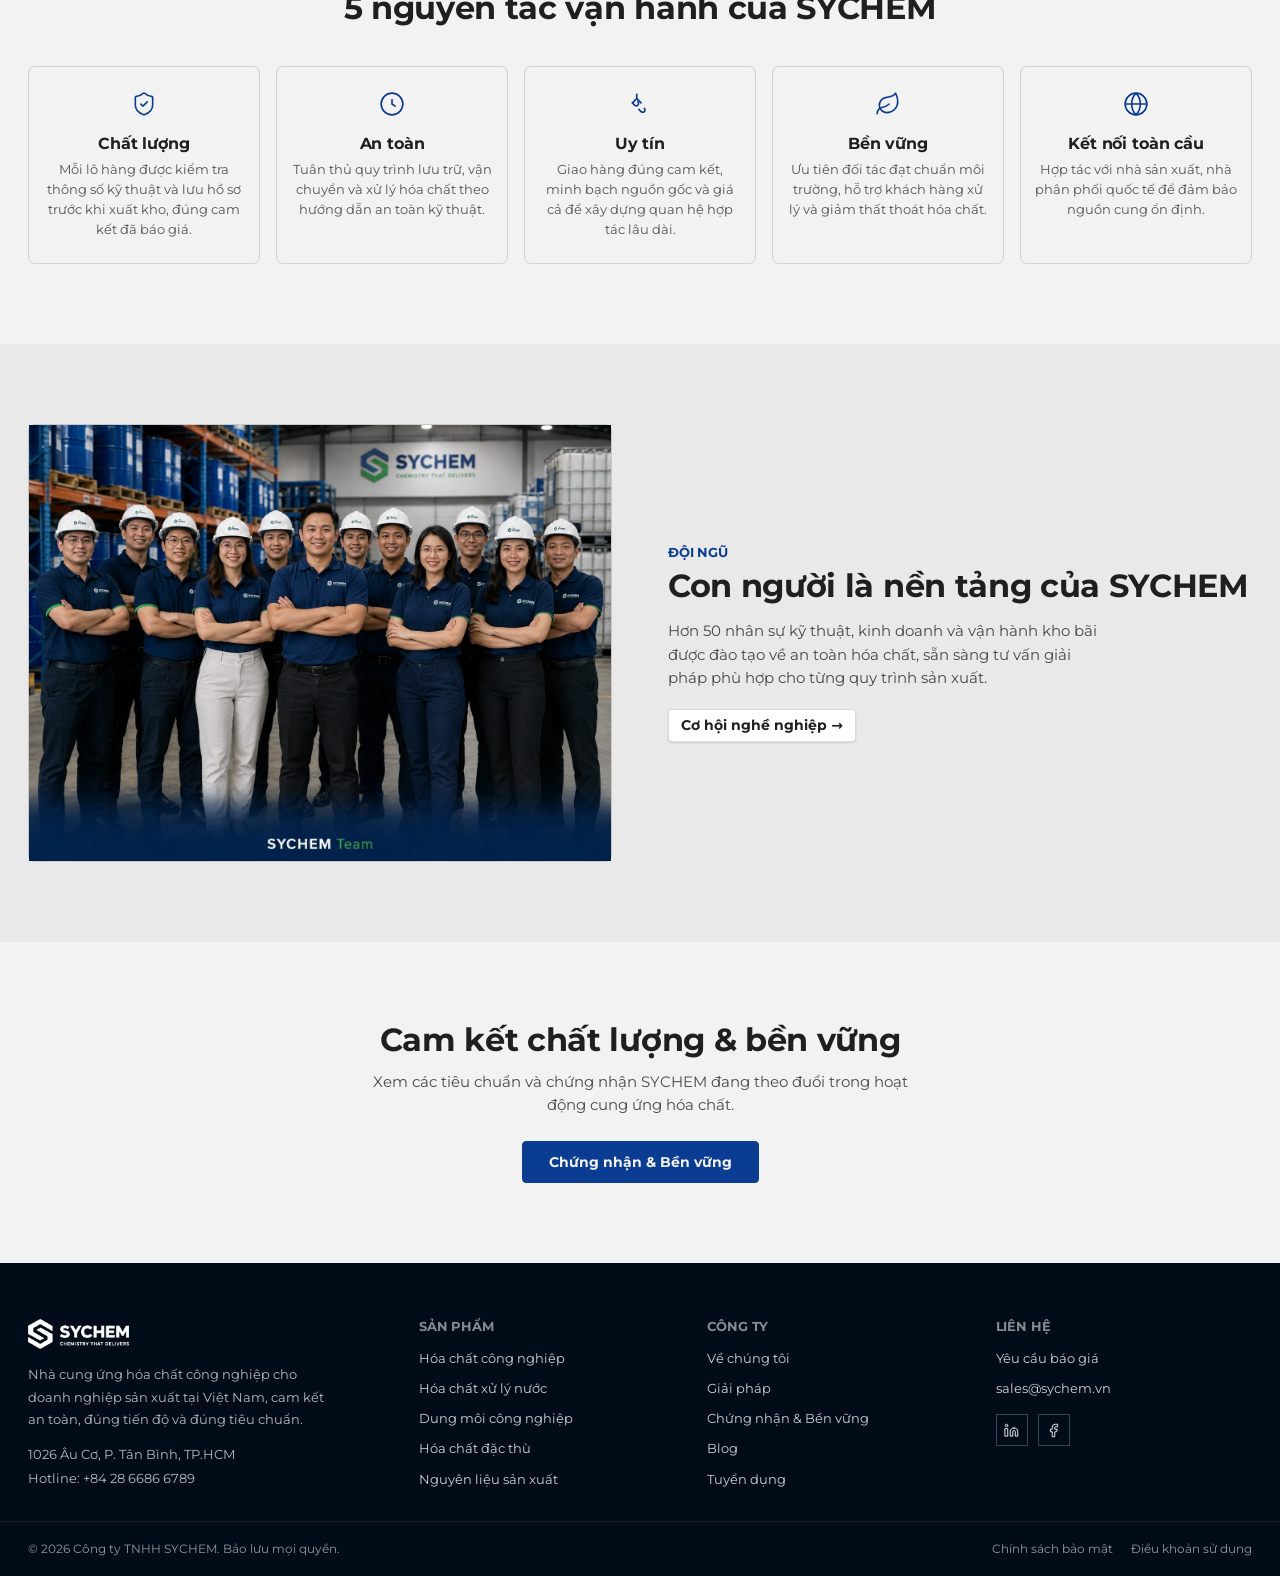
<file: about.html>
<!DOCTYPE html>
<html lang="vi">
<head>
<meta charset="utf-8">
<meta name="viewport" content="width=device-width, initial-scale=1">
<title>Về chúng tôi — SYCHEM | Chemistry that delivers</title>
  <meta name="description" content="SYCHEM là công ty cung ứng hóa chất công nghiệp tại TP.HCM, đồng hành cùng doanh nghiệp sản xuất bằng chất lượng, an toàn và uy tín.">
  <link rel="icon" href="assets/img/16f5f3d59bb861bd.png">
  <link rel="stylesheet" href="assets/css/style.css">
</head>
<body>
<header class="site-header">
  <div class="topbar">
    <div class="topbar-left">
      <span><svg width="13" height="13" viewBox="0 0 24 24" fill="none" stroke="currentColor" stroke-width="1.5" stroke-linecap="round" stroke-linejoin="round"><path d="M13.832 16.568a1 1 0 0 0 1.213-.303l.355-.465A2 2 0 0 1 16.6 15h3.4a2 2 0 0 1 2 2v3a2 2 0 0 1-2 2A18 18 0 0 1 2 4a2 2 0 0 1 2-2h3a2 2 0 0 1 2 2v3.4a2 2 0 0 1-.732 1.548l-.465.355a1 1 0 0 0-.303 1.213 12.035 12.035 0 0 0 7.332 7.332z"></path></svg> +84 28 6686 6789</span>
      <span><svg width="13" height="13" viewBox="0 0 24 24" fill="none" stroke="currentColor" stroke-width="1.5" stroke-linecap="round" stroke-linejoin="round"><path d="m22 7-8.991 5.727a2 2 0 0 1-2.009 0L2 7"></path><rect x="2" y="4" width="20" height="16" rx="2"></rect></svg> sales@sychem.vn</span>
    </div>
    <span class="topbar-right"><svg width="13" height="13" viewBox="0 0 24 24" fill="none" stroke="currentColor" stroke-width="1.5" stroke-linecap="round" stroke-linejoin="round"><path d="M20 10c0 4.993-5.539 10.193-7.399 11.799a1 1 0 0 1-1.202 0C9.539 20.193 4 14.993 4 10a8 8 0 0 1 16 0"></path><circle cx="12" cy="10" r="3"></circle></svg> 1026 Âu Cơ, Tân Bình, TP.HCM</span>
  </div>
  <nav class="nav navbar">
    <a href="index.html" class="nav-brand-link">
      <img src="assets/img/eb1587ac3e5c2446.webp" alt="SYCHEM – Chemistry that delivers" class="nav-logo">
    </a>
    <button type="button" class="nav-toggle" aria-label="Mở menu" aria-expanded="false" aria-controls="nav-links">
      <svg class="icon-burger" width="22" height="22" viewBox="0 0 24 24" fill="none" stroke="currentColor" stroke-width="1.8" stroke-linecap="round" stroke-linejoin="round"><path d="M4 7h16M4 12h16M4 17h16"></path></svg>
    </button>
    <div class="nav-links" id="nav-links">
      <a href="index.html">Trang chủ</a>
      <a href="about.html" aria-current="page">Về chúng tôi</a>
      <div class="nav-item has-mega">
        <span class="nav-mega-trigger-wrap">
          <a href="products.html" class="nav-mega-trigger">Sản phẩm
            <svg class="nav-caret" width="11" height="11" viewBox="0 0 24 24" fill="none" stroke="currentColor" stroke-width="2" stroke-linecap="round" stroke-linejoin="round"><path d="m6 9 6 6 6-6"></path></svg>
          </a>
          <button type="button" class="mega-toggle" aria-label="Mở danh mục sản phẩm" aria-expanded="false">
            <svg width="14" height="14" viewBox="0 0 24 24" fill="none" stroke="currentColor" stroke-width="2" stroke-linecap="round" stroke-linejoin="round"><path d="m6 9 6 6 6-6"></path></svg>
          </button>
        </span>
<div class="mega-panel">
        <div class="mega-panel-inner">
          <div class="mega-grid">
          <a href="products.html#hoa-chat-cong-nghiep" class="mega-link">
            <img src="assets/img/product-hoa-chat-cong-nghiep.jpg" alt="Hóa chất công nghiệp" loading="lazy">
            <span class="mega-link-title">Hóa chất công nghiệp</span>
            <span class="mega-link-desc">NaOH, H2SO4, HCl, Soda Ash</span>
          </a>
          <a href="products.html#xu-ly-nuoc" class="mega-link">
            <img src="assets/img/product-xu-ly-nuoc.jpg" alt="Hóa chất xử lý nước" loading="lazy">
            <span class="mega-link-title">Hóa chất xử lý nước</span>
            <span class="mega-link-desc">PAC, Chlorine, Polymer, Phèn nhôm</span>
          </a>
          <a href="products.html#dung-moi" class="mega-link">
            <img src="assets/img/product-dung-moi.jpg" alt="Dung môi công nghiệp" loading="lazy">
            <span class="mega-link-title">Dung môi công nghiệp</span>
            <span class="mega-link-desc">Toluene, Xylene, Acetone, IPA</span>
          </a>
          <a href="products.html#dac-thu" class="mega-link">
            <img src="assets/img/product-dac-thu.jpg" alt="Hóa chất đặc thù" loading="lazy">
            <span class="mega-link-title">Hóa chất đặc thù</span>
            <span class="mega-link-desc">EDTA, chống ăn mòn, phụ gia riêng</span>
          </a>
          <a href="products.html#nguyen-lieu" class="mega-link">
            <img src="assets/img/product-nguyen-lieu.jpg" alt="Nguyên liệu sản xuất" loading="lazy">
            <span class="mega-link-title">Nguyên liệu sản xuất</span>
            <span class="mega-link-desc">CaCO3, TiO2, STPP, Glycerin</span>
          </a>
          </div>
          <a href="products.html" class="mega-viewall">Xem toàn bộ sản phẩm →</a>
        </div>
      </div>
      </div>
      <a href="solutions.html">Giải pháp</a>
      <a href="blog.html">Blog</a>
      <a href="careers.html">Tuyển dụng</a>
      <a href="contact.html">Liên hệ</a>
      <a href="contact.html" class="btn btn-primary nav-cta">Yêu cầu báo giá</a>
    </div>
  </nav>
</header>

<section style="max-width:1280px;margin:0 auto;padding:56px 28px 0">
  <div style="font-size:12px;opacity:.6;margin-bottom:24px"><a href="index.html" style="color:inherit;text-decoration:none">Trang chủ</a> / Về chúng tôi</div>
</section>

<section style="max-width:1280px;margin:0 auto;padding:0 28px 72px;display:grid;grid-template-columns:1.1fr 1fr;gap:56px;align-items:center">
  <div>
    <h6 style="color:var(--color-accent);margin-bottom:8px">Về SYCHEM</h6>
    <h1 style="margin:0 0 18px">Đối tác hóa chất đồng hành cùng sự phát triển bền vững của khách hàng</h1>
    <p style="opacity:.8;max-width:48ch;margin:0">SYCHEM cung cấp giải pháp hóa chất an toàn – chất lượng – hiệu quả, đồng hành cùng khách hàng phát triển bền vững. Từ hóa chất công nghiệp, xử lý nước, dung môi đến nguyên liệu sản xuất, chúng tôi xây dựng chuỗi cung ứng ổn định cho từng nhà máy.</p>
  </div>
  <div class="blueprint duotone" style="aspect-ratio:4/3"><i class="corner tl"></i><i class="corner tr"></i><i class="corner bl"></i><i class="corner br"></i>
    <img src="assets/img/b32bd85f83dec575.webp" alt="Trụ sở chính SYCHEM" style="width:100%;height:100%;object-fit:cover"></div>
</section>

<section style="max-width:1280px;margin:0 auto;padding:0 28px 72px">
  <div style="display:grid;grid-template-columns:repeat(4,1fr);gap:16px;border-top:1px solid var(--color-divider);border-bottom:1px solid var(--color-divider);padding:32px 0">
    <div style="text-align:center"><div style="font-family:var(--font-heading);font-weight:700;font-size:32px;color:var(--color-accent)">10+</div><p style="font-size:13px;opacity:.7;margin:6px 0 0">Năm kinh nghiệm cung ứng hóa chất công nghiệp</p></div>
    <div style="text-align:center"><div style="font-family:var(--font-heading);font-weight:700;font-size:32px;color:var(--color-accent)">200+</div><p style="font-size:13px;opacity:.7;margin:6px 0 0">Doanh nghiệp sản xuất đang hợp tác</p></div>
    <div style="text-align:center"><div style="font-family:var(--font-heading);font-weight:700;font-size:32px;color:var(--color-accent)">50+</div><p style="font-size:13px;opacity:.7;margin:6px 0 0">Đầu sản phẩm hóa chất đang phân phối</p></div>
    <div style="text-align:center"><div style="font-family:var(--font-heading);font-weight:700;font-size:32px;color:var(--color-accent)">24h</div><p style="font-size:13px;opacity:.7;margin:6px 0 0">Thời gian phản hồi báo giá trung bình</p></div>
  </div>
</section>

<section style="background:var(--color-surface);padding:72px 0">
  <div style="max-width:1280px;margin:0 auto;padding:0 28px;display:grid;grid-template-columns:repeat(3,1fr);gap:20px">
    <div class="card blueprint"><i class="corner tl"></i><i class="corner tr"></i><i class="corner bl"></i><i class="corner br"></i>
      <h6 style="color:var(--color-accent);margin-bottom:4px">Sứ mệnh</h6>
      <p class="card-body">Cung ứng hóa chất công nghiệp đạt chuẩn quốc tế với nguồn hàng ổn định, giúp doanh nghiệp sản xuất vận hành an toàn, đúng tiến độ và tối ưu chi phí đầu vào.</p>
    </div>
    <div class="card blueprint"><i class="corner tl"></i><i class="corner tr"></i><i class="corner bl"></i><i class="corner br"></i>
      <h6 style="color:var(--color-accent);margin-bottom:4px">Tầm nhìn</h6>
      <p class="card-body">Trở thành nhà cung ứng hóa chất công nghiệp được tin cậy hàng đầu tại Việt Nam, đồng hành cùng quá trình mở rộng sản xuất của khách hàng.</p>
    </div>
    <div class="card blueprint"><i class="corner tl"></i><i class="corner tr"></i><i class="corner bl"></i><i class="corner br"></i>
      <h6 style="color:var(--color-accent);margin-bottom:4px">Giá trị</h6>
      <p class="card-body">Chất lượng, an toàn và uy tín là nền tảng cho mọi lô hàng SYCHEM cung ứng, song hành cùng cam kết phát triển bền vững và kết nối nguồn cung quốc tế.</p>
    </div>
  </div>
</section>

<section style="max-width:1280px;margin:0 auto;padding:80px 28px">
  <h6 style="color:var(--color-accent);margin-bottom:8px;text-align:center">Lịch sử phát triển</h6>
  <h2 style="margin:0 0 40px;text-align:center">Hành trình cùng ngành sản xuất Việt Nam</h2>
  <div style="position:relative;display:grid;grid-template-columns:repeat(5,1fr);gap:16px;margin-bottom:88px">
    <div style="position:absolute;top:19px;left:8%;right:8%;height:2px;background:var(--color-divider);z-index:0"></div>
    <div style="text-align:center;position:relative;z-index:1"><div style="width:40px;height:40px;border-radius:50%;background:var(--color-accent);color:#fff;display:flex;align-items:center;justify-content:center;font-family:var(--font-heading);font-weight:700;font-size:12px;margin:0 auto 14px">2014</div><h5 style="margin:0 0 6px;font-size:14px">Thành lập</h5><p style="font-size:12.5px;opacity:.7;margin:0">Khởi đầu phân phối hóa chất công nghiệp cơ bản cho nhà máy phía Nam.</p></div>
    <div style="text-align:center;position:relative;z-index:1"><div style="width:40px;height:40px;border-radius:50%;background:var(--color-accent);color:#fff;display:flex;align-items:center;justify-content:center;font-family:var(--font-heading);font-weight:700;font-size:12px;margin:0 auto 14px">2017</div><h5 style="margin:0 0 6px;font-size:14px">Mở rộng xử lý nước</h5><p style="font-size:12.5px;opacity:.7;margin:0">Bổ sung nhóm hóa chất xử lý nước, đầu tư kho đạt chuẩn an toàn PCCC.</p></div>
    <div style="text-align:center;position:relative;z-index:1"><div style="width:40px;height:40px;border-radius:50%;background:var(--color-accent);color:#fff;display:flex;align-items:center;justify-content:center;font-family:var(--font-heading);font-weight:700;font-size:12px;margin:0 auto 14px">2020</div><h5 style="margin:0 0 6px;font-size:14px">Đội ngũ kỹ thuật</h5><p style="font-size:12.5px;opacity:.7;margin:0">Thành lập bộ phận tư vấn kỹ thuật theo ngành, ra mắt đội xe bồn riêng.</p></div>
    <div style="text-align:center;position:relative;z-index:1"><div style="width:40px;height:40px;border-radius:50%;background:var(--color-accent);color:#fff;display:flex;align-items:center;justify-content:center;font-family:var(--font-heading);font-weight:700;font-size:12px;margin:0 auto 14px">2023</div><h5 style="margin:0 0 6px;font-size:14px">Đa dạng danh mục</h5><p style="font-size:12.5px;opacity:.7;margin:0">Bổ sung nguyên liệu sản xuất &amp; hóa chất đặc thù, mở rộng kho TP.HCM.</p></div>
    <div style="text-align:center;position:relative;z-index:1"><div style="width:40px;height:40px;border-radius:50%;background:var(--color-accent);color:#fff;display:flex;align-items:center;justify-content:center;font-family:var(--font-heading);font-weight:700;font-size:12px;margin:0 auto 14px">2026</div><h5 style="margin:0 0 6px;font-size:14px">200+ đối tác</h5><p style="font-size:12.5px;opacity:.7;margin:0">Phục vụ hơn 200 doanh nghiệp, hướng đến chứng nhận ISO 9001:2015.</p></div>
  </div>

  <h6 style="color:var(--color-accent);margin-bottom:8px;text-align:center">Giá trị cốt lõi</h6>
  <h2 style="margin:0 0 40px;text-align:center">5 nguyên tắc vận hành của SYCHEM</h2>
  <div style="display:grid;grid-template-columns:repeat(5,1fr);gap:16px">
    <div style="text-align:center;padding:24px 14px;border:1px solid var(--color-divider);border-radius:var(--radius-lg)">
      <svg width="26" height="26" viewBox="0 0 24 24" fill="none" stroke="var(--color-accent)" stroke-width="1.5" stroke-linecap="round" stroke-linejoin="round" style="margin:0 auto 12px"><path d="M20 13c0 5-3.5 7.5-7.66 8.95a1 1 0 0 1-.67-.01C7.5 20.5 4 18 4 13V6a1 1 0 0 1 1-1c2 0 4.5-1.2 6.24-2.72a1.17 1.17 0 0 1 1.52 0C14.51 3.81 17 5 19 5a1 1 0 0 1 1 1z"></path><path d="m9 12 2 2 4-4"></path></svg>
      <h5 style="margin:0 0 6px">Chất lượng</h5>
      <p style="font-size:13px;opacity:.75;margin:0">Mỗi lô hàng được kiểm tra thông số kỹ thuật và lưu hồ sơ trước khi xuất kho, đúng cam kết đã báo giá.</p>
    </div>
    <div style="text-align:center;padding:24px 14px;border:1px solid var(--color-divider);border-radius:var(--radius-lg)">
      <svg width="26" height="26" viewBox="0 0 24 24" fill="none" stroke="var(--color-accent)" stroke-width="1.5" stroke-linecap="round" stroke-linejoin="round" style="margin:0 auto 12px"><circle cx="12" cy="12" r="10"></circle><path d="M12 8v4l3 2"></path></svg>
      <h5 style="margin:0 0 6px">An toàn</h5>
      <p style="font-size:13px;opacity:.75;margin:0">Tuân thủ quy trình lưu trữ, vận chuyển và xử lý hóa chất theo hướng dẫn an toàn kỹ thuật.</p>
    </div>
    <div style="text-align:center;padding:24px 14px;border:1px solid var(--color-divider);border-radius:var(--radius-lg)">
      <svg width="26" height="26" viewBox="0 0 24 24" fill="none" stroke="var(--color-accent)" stroke-width="1.5" stroke-linecap="round" stroke-linejoin="round" style="margin:0 auto 12px"><path d="m11 17 2 2a1 1 0 1 0 3-3"></path><path d="m5 11 2 2a1 1 0 1 0 3-3"></path><path d="m5 11 4-4 4 4"></path><path d="M9 7V3"></path></svg>
      <h5 style="margin:0 0 6px">Uy tín</h5>
      <p style="font-size:13px;opacity:.75;margin:0">Giao hàng đúng cam kết, minh bạch nguồn gốc và giá cả để xây dựng quan hệ hợp tác lâu dài.</p>
    </div>
    <div style="text-align:center;padding:24px 14px;border:1px solid var(--color-divider);border-radius:var(--radius-lg)">
      <svg width="26" height="26" viewBox="0 0 24 24" fill="none" stroke="var(--color-accent)" stroke-width="1.5" stroke-linecap="round" stroke-linejoin="round" style="margin:0 auto 12px"><path d="M11 20A7 7 0 0 1 9.8 6.1C15.5 5 17 4.48 19 2c1 2 2 4.18 2 8 0 5.5-4.78 10-10 10Z"></path><path d="M2 21c0-3 1.85-5.36 5.08-6C9.5 14.52 12 13 13 12"></path></svg>
      <h5 style="margin:0 0 6px">Bền vững</h5>
      <p style="font-size:13px;opacity:.75;margin:0">Ưu tiên đối tác đạt chuẩn môi trường, hỗ trợ khách hàng xử lý và giảm thất thoát hóa chất.</p>
    </div>
    <div style="text-align:center;padding:24px 14px;border:1px solid var(--color-divider);border-radius:var(--radius-lg)">
      <svg width="26" height="26" viewBox="0 0 24 24" fill="none" stroke="var(--color-accent)" stroke-width="1.5" stroke-linecap="round" stroke-linejoin="round" style="margin:0 auto 12px"><circle cx="12" cy="12" r="10"></circle><path d="M12 2a14.5 14.5 0 0 0 0 20 14.5 14.5 0 0 0 0-20"></path><path d="M2 12h20"></path></svg>
      <h5 style="margin:0 0 6px">Kết nối toàn cầu</h5>
      <p style="font-size:13px;opacity:.75;margin:0">Hợp tác với nhà sản xuất, nhà phân phối quốc tế để đảm bảo nguồn cung ổn định.</p>
    </div>
  </div>
</section>

<section style="background:var(--color-surface);padding:80px 0">
  <div style="max-width:1280px;margin:0 auto;padding:0 28px;display:grid;grid-template-columns:1fr 1fr;gap:56px;align-items:center">
    <div class="blueprint duotone" style="aspect-ratio:4/3"><i class="corner tl"></i><i class="corner tr"></i><i class="corner bl"></i><i class="corner br"></i>
      <img src="assets/img/b7aebc073bd1a2f7.webp" alt="Đội ngũ SYCHEM" style="width:100%;height:100%;object-fit:cover"></div>
    <div>
      <h6 style="color:var(--color-accent);margin-bottom:8px">Đội ngũ</h6>
      <h2 style="margin:0 0 16px">Con người là nền tảng của SYCHEM</h2>
      <p style="opacity:.8;max-width:44ch;margin:0 0 20px">Hơn 50 nhân sự kỹ thuật, kinh doanh và vận hành kho bãi được đào tạo về an toàn hóa chất, sẵn sàng tư vấn giải pháp phù hợp cho từng quy trình sản xuất.</p>
      <a href="careers.html" class="btn btn-secondary">Cơ hội nghề nghiệp →</a>
    </div>
  </div>
</section>

<section style="max-width:1280px;margin:0 auto;padding:80px 28px;text-align:center">
  <h2 style="margin:0 0 12px">Cam kết chất lượng &amp; bền vững</h2>
  <p style="opacity:.8;max-width:56ch;margin:0 auto 24px">Xem các tiêu chuẩn và chứng nhận SYCHEM đang theo đuổi trong hoạt động cung ứng hóa chất.</p>
  <a href="sustainability.html" class="btn btn-primary" style="padding:12px 26px">Chứng nhận &amp; Bền vững</a>
</section>

<footer style="background:var(--color-accent-900);color:#f2f4f7">
  <div style="max-width:1280px;margin:0 auto;padding:56px 28px 32px;display:grid;grid-template-columns:1.4fr 1fr 1fr 1fr;gap:32px">
    <div>
      <img src="assets/img/eb1587ac3e5c2446.webp" alt="SYCHEM" style="height:30px;width:auto;filter:brightness(0) invert(1);margin-bottom:14px">
      <p style="font-size:13px;line-height:1.7;opacity:.75;max-width:34ch;margin:0 0 14px">Nhà cung ứng hóa chất công nghiệp cho doanh nghiệp sản xuất tại Việt Nam, cam kết an toàn, đúng tiến độ và đúng tiêu chuẩn.</p>
      <p style="font-size:13px;opacity:.75;margin:0 0 4px">1026 Âu Cơ, P. Tân Bình, TP.HCM</p>
      <p style="font-size:13px;opacity:.75;margin:0">Hotline: +84 28 6686 6789</p>
    </div>
    <div>
      <h6 style="color:#f2f4f7;opacity:.55;margin-bottom:14px">Sản phẩm</h6>
      <div style="display:flex;flex-direction:column;gap:10px;font-size:13px">
        <a href="products.html#hoa-chat-cong-nghiep" style="color:#f2f4f7;opacity:.85;text-decoration:none">Hóa chất công nghiệp</a>
        <a href="products.html#xu-ly-nuoc" style="color:#f2f4f7;opacity:.85;text-decoration:none">Hóa chất xử lý nước</a>
        <a href="products.html#dung-moi" style="color:#f2f4f7;opacity:.85;text-decoration:none">Dung môi công nghiệp</a>
        <a href="products.html#dac-thu" style="color:#f2f4f7;opacity:.85;text-decoration:none">Hóa chất đặc thù</a>
        <a href="products.html#nguyen-lieu" style="color:#f2f4f7;opacity:.85;text-decoration:none">Nguyên liệu sản xuất</a>
      </div>
    </div>
    <div>
      <h6 style="color:#f2f4f7;opacity:.55;margin-bottom:14px">Công ty</h6>
      <div style="display:flex;flex-direction:column;gap:10px;font-size:13px">
        <a href="about.html" style="color:#f2f4f7;opacity:.85;text-decoration:none">Về chúng tôi</a>
        <a href="solutions.html" style="color:#f2f4f7;opacity:.85;text-decoration:none">Giải pháp</a>
        <a href="sustainability.html" style="color:#f2f4f7;opacity:.85;text-decoration:none">Chứng nhận &amp; Bền vững</a>
        <a href="blog.html" style="color:#f2f4f7;opacity:.85;text-decoration:none">Blog</a>
        <a href="careers.html" style="color:#f2f4f7;opacity:.85;text-decoration:none">Tuyển dụng</a>
      </div>
    </div>
    <div>
      <h6 style="color:#f2f4f7;opacity:.55;margin-bottom:14px">Liên hệ</h6>
      <div style="display:flex;flex-direction:column;gap:10px;font-size:13px;margin-bottom:16px">
        <a href="contact.html" style="color:#f2f4f7;opacity:.85;text-decoration:none">Yêu cầu báo giá</a>
        <a href="mailto:sales@sychem.vn" style="color:#f2f4f7;opacity:.85;text-decoration:none">sales@sychem.vn</a>
      </div>
      <div style="display:flex;gap:10px">
        <a href="#" aria-label="LinkedIn" style="width:32px;height:32px;display:flex;align-items:center;justify-content:center;border:1px solid rgba(242,244,247,.25);color:#f2f4f7;text-decoration:none"><svg width="15" height="15" viewBox="0 0 24 24" fill="none" stroke="currentColor" stroke-width="1.5" stroke-linecap="round" stroke-linejoin="round"><path d="M16 8a6 6 0 0 1 6 6v7h-4v-7a2 2 0 0 0-2-2 2 2 0 0 0-2 2v7h-4v-7a6 6 0 0 1 6-6z"></path><rect width="4" height="12" x="2" y="9"></rect><circle cx="4" cy="4" r="2"></circle></svg></a>
        <a href="#" aria-label="Facebook" style="width:32px;height:32px;display:flex;align-items:center;justify-content:center;border:1px solid rgba(242,244,247,.25);color:#f2f4f7;text-decoration:none"><svg width="15" height="15" viewBox="0 0 24 24" fill="none" stroke="currentColor" stroke-width="1.5" stroke-linecap="round" stroke-linejoin="round"><path d="M18 2h-3a5 5 0 0 0-5 5v3H7v4h3v8h4v-8h3l1-4h-4V7a1 1 0 0 1 1-1h3z"></path></svg></a>
      </div>
    </div>
  </div>
  <div style="max-width:1280px;margin:0 auto;padding:18px 28px;border-top:1px solid rgba(242,244,247,.15);display:flex;justify-content:space-between;flex-wrap:wrap;gap:8px;font-size:12px;opacity:.6">
    <span>© 2026 Công ty TNHH SYCHEM. Bảo lưu mọi quyền.</span>
    <div style="display:flex;gap:18px">
      <a href="#" style="color:#f2f4f7;text-decoration:none">Chính sách bảo mật</a>
      <a href="#" style="color:#f2f4f7;text-decoration:none">Điều khoản sử dụng</a>
    </div>
  </div>
</footer>
<script src="assets/js/site.js" defer></script>
</body>
</html>
</file>
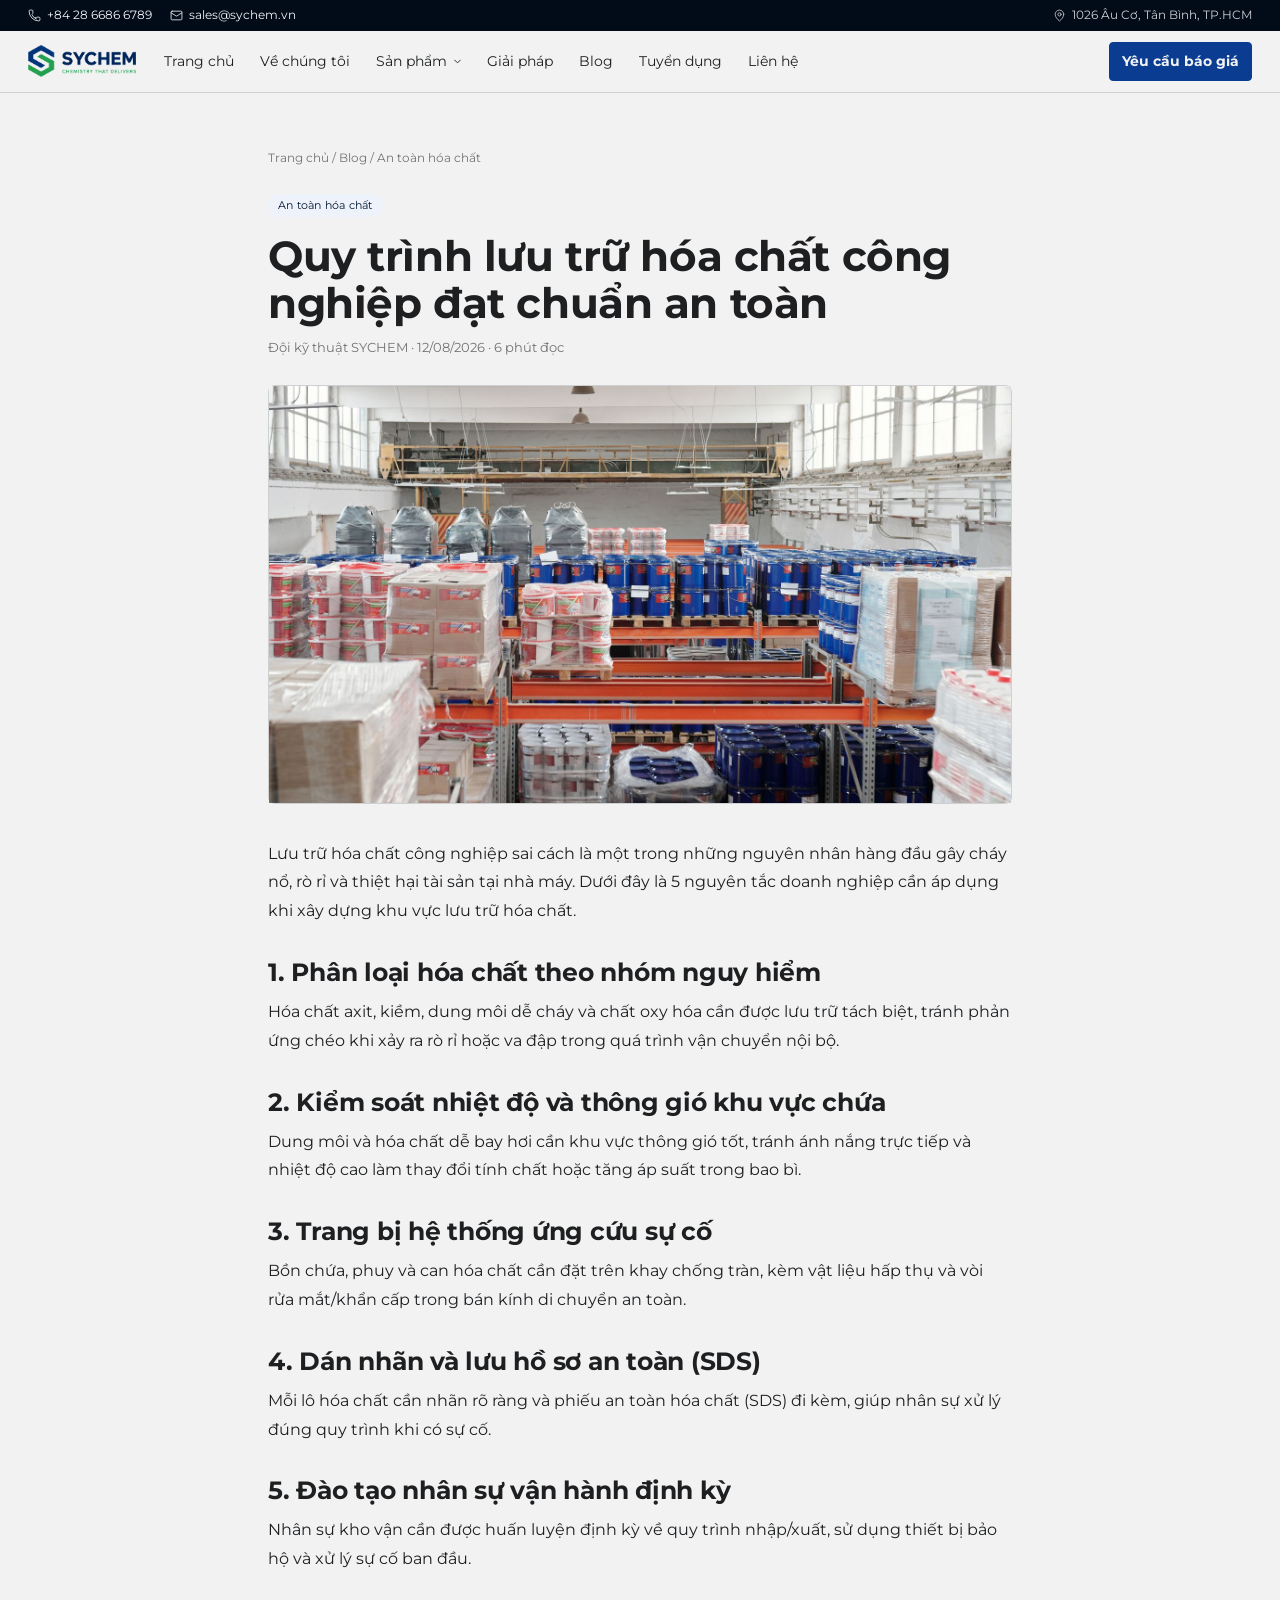
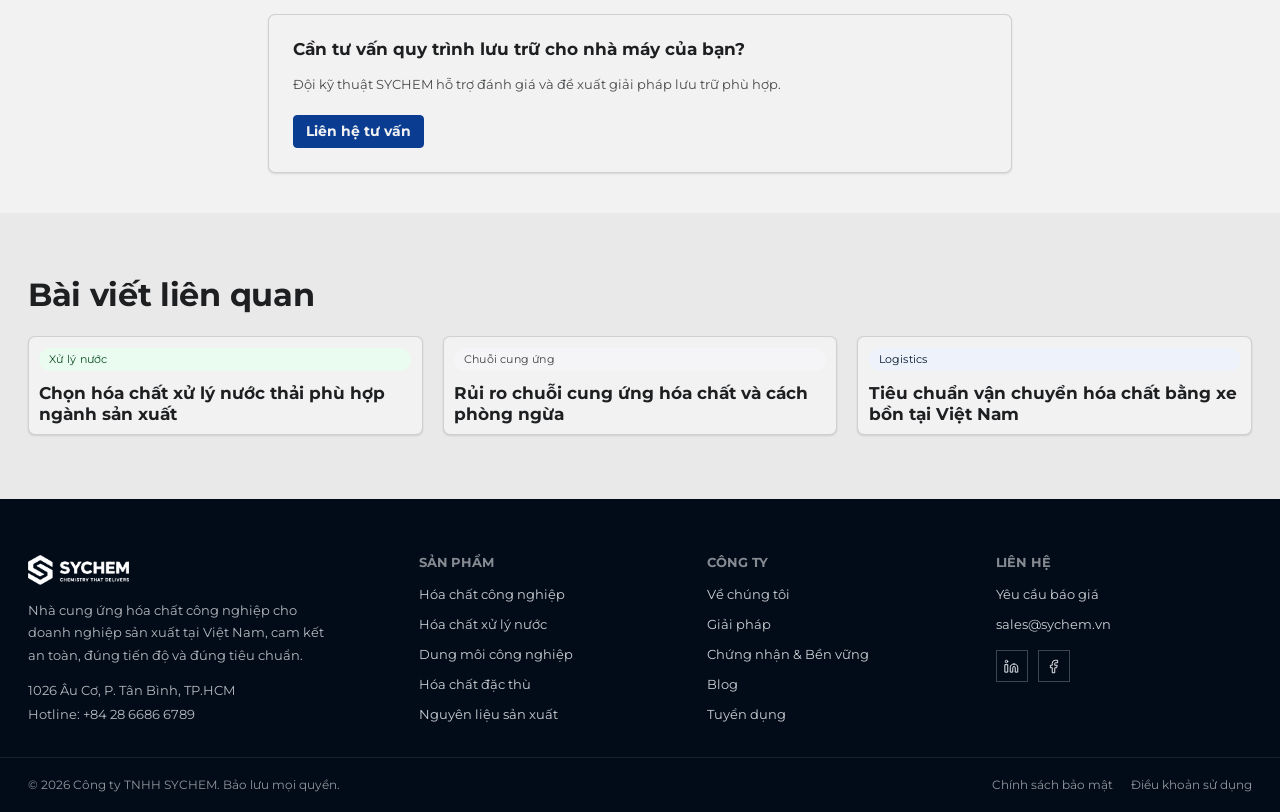
<file: blog-post.html>
<!DOCTYPE html>
<html lang="vi">
<head>
<meta charset="utf-8">
<meta name="viewport" content="width=device-width, initial-scale=1">
<title>Quy trình lưu trữ hóa chất công nghiệp đạt chuẩn an toàn — SYCHEM</title>
  <meta name="description" content="5 nguyên tắc lưu trữ hóa chất công nghiệp giúp doanh nghiệp giảm rủi ro cháy nổ và rò rỉ trong kho vận.">
  <link rel="icon" href="assets/img/16f5f3d59bb861bd.png">
  <link rel="stylesheet" href="assets/css/style.css">
</head>
<body>
<header class="site-header">
  <div class="topbar">
    <div class="topbar-left">
      <span><svg width="13" height="13" viewBox="0 0 24 24" fill="none" stroke="currentColor" stroke-width="1.5" stroke-linecap="round" stroke-linejoin="round"><path d="M13.832 16.568a1 1 0 0 0 1.213-.303l.355-.465A2 2 0 0 1 16.6 15h3.4a2 2 0 0 1 2 2v3a2 2 0 0 1-2 2A18 18 0 0 1 2 4a2 2 0 0 1 2-2h3a2 2 0 0 1 2 2v3.4a2 2 0 0 1-.732 1.548l-.465.355a1 1 0 0 0-.303 1.213 12.035 12.035 0 0 0 7.332 7.332z"></path></svg> +84 28 6686 6789</span>
      <span><svg width="13" height="13" viewBox="0 0 24 24" fill="none" stroke="currentColor" stroke-width="1.5" stroke-linecap="round" stroke-linejoin="round"><path d="m22 7-8.991 5.727a2 2 0 0 1-2.009 0L2 7"></path><rect x="2" y="4" width="20" height="16" rx="2"></rect></svg> sales@sychem.vn</span>
    </div>
    <span class="topbar-right"><svg width="13" height="13" viewBox="0 0 24 24" fill="none" stroke="currentColor" stroke-width="1.5" stroke-linecap="round" stroke-linejoin="round"><path d="M20 10c0 4.993-5.539 10.193-7.399 11.799a1 1 0 0 1-1.202 0C9.539 20.193 4 14.993 4 10a8 8 0 0 1 16 0"></path><circle cx="12" cy="10" r="3"></circle></svg> 1026 Âu Cơ, Tân Bình, TP.HCM</span>
  </div>
  <nav class="nav navbar">
    <a href="index.html" class="nav-brand-link">
      <img src="assets/img/eb1587ac3e5c2446.webp" alt="SYCHEM – Chemistry that delivers" class="nav-logo">
    </a>
    <button type="button" class="nav-toggle" aria-label="Mở menu" aria-expanded="false" aria-controls="nav-links">
      <svg class="icon-burger" width="22" height="22" viewBox="0 0 24 24" fill="none" stroke="currentColor" stroke-width="1.8" stroke-linecap="round" stroke-linejoin="round"><path d="M4 7h16M4 12h16M4 17h16"></path></svg>
    </button>
    <div class="nav-links" id="nav-links">
      <a href="index.html">Trang chủ</a>
      <a href="about.html">Về chúng tôi</a>
      <div class="nav-item has-mega">
        <span class="nav-mega-trigger-wrap">
          <a href="products.html" class="nav-mega-trigger">Sản phẩm
            <svg class="nav-caret" width="11" height="11" viewBox="0 0 24 24" fill="none" stroke="currentColor" stroke-width="2" stroke-linecap="round" stroke-linejoin="round"><path d="m6 9 6 6 6-6"></path></svg>
          </a>
          <button type="button" class="mega-toggle" aria-label="Mở danh mục sản phẩm" aria-expanded="false">
            <svg width="14" height="14" viewBox="0 0 24 24" fill="none" stroke="currentColor" stroke-width="2" stroke-linecap="round" stroke-linejoin="round"><path d="m6 9 6 6 6-6"></path></svg>
          </button>
        </span>
<div class="mega-panel">
        <div class="mega-panel-inner">
          <div class="mega-grid">
          <a href="products.html#hoa-chat-cong-nghiep" class="mega-link">
            <img src="assets/img/product-hoa-chat-cong-nghiep.jpg" alt="Hóa chất công nghiệp" loading="lazy">
            <span class="mega-link-title">Hóa chất công nghiệp</span>
            <span class="mega-link-desc">NaOH, H2SO4, HCl, Soda Ash</span>
          </a>
          <a href="products.html#xu-ly-nuoc" class="mega-link">
            <img src="assets/img/product-xu-ly-nuoc.jpg" alt="Hóa chất xử lý nước" loading="lazy">
            <span class="mega-link-title">Hóa chất xử lý nước</span>
            <span class="mega-link-desc">PAC, Chlorine, Polymer, Phèn nhôm</span>
          </a>
          <a href="products.html#dung-moi" class="mega-link">
            <img src="assets/img/product-dung-moi.jpg" alt="Dung môi công nghiệp" loading="lazy">
            <span class="mega-link-title">Dung môi công nghiệp</span>
            <span class="mega-link-desc">Toluene, Xylene, Acetone, IPA</span>
          </a>
          <a href="products.html#dac-thu" class="mega-link">
            <img src="assets/img/product-dac-thu.jpg" alt="Hóa chất đặc thù" loading="lazy">
            <span class="mega-link-title">Hóa chất đặc thù</span>
            <span class="mega-link-desc">EDTA, chống ăn mòn, phụ gia riêng</span>
          </a>
          <a href="products.html#nguyen-lieu" class="mega-link">
            <img src="assets/img/product-nguyen-lieu.jpg" alt="Nguyên liệu sản xuất" loading="lazy">
            <span class="mega-link-title">Nguyên liệu sản xuất</span>
            <span class="mega-link-desc">CaCO3, TiO2, STPP, Glycerin</span>
          </a>
          </div>
          <a href="products.html" class="mega-viewall">Xem toàn bộ sản phẩm →</a>
        </div>
      </div>
      </div>
      <a href="solutions.html">Giải pháp</a>
      <a href="blog.html">Blog</a>
      <a href="careers.html">Tuyển dụng</a>
      <a href="contact.html">Liên hệ</a>
      <a href="contact.html" class="btn btn-primary nav-cta">Yêu cầu báo giá</a>
    </div>
  </nav>
</header>

<article style="max-width:800px;margin:0 auto;padding:56px 28px 0">
  <div style="font-size:12px;opacity:.6;margin-bottom:24px"><a href="index.html" style="color:inherit;text-decoration:none">Trang chủ</a> / <a href="blog.html" style="color:inherit;text-decoration:none">Blog</a> / An toàn hóa chất</div>
  <span class="tag tag-accent">An toàn hóa chất</span>
  <h1 style="margin:16px 0 10px">Quy trình lưu trữ hóa chất công nghiệp đạt chuẩn an toàn</h1>
  <div style="font-size:13px;opacity:.6;margin-bottom:28px">Đội kỹ thuật SYCHEM · 12/08/2026 · 6 phút đọc</div>
  <div class="blueprint duotone" style="aspect-ratio:16/9;margin-bottom:36px"><i class="corner tl"></i><i class="corner tr"></i><i class="corner bl"></i><i class="corner br"></i>
    <img src="assets/img/product-hoa-chat-cong-nghiep.jpg" alt="Kho lưu trữ hóa chất công nghiệp" style="width:100%;height:100%;object-fit:cover"></div>

  <p style="font-size:16px;line-height:1.8;margin:0 0 20px">Lưu trữ hóa chất công nghiệp sai cách là một trong những nguyên nhân hàng đầu gây cháy nổ, rò rỉ và thiệt hại tài sản tại nhà máy. Dưới đây là 5 nguyên tắc doanh nghiệp cần áp dụng khi xây dựng khu vực lưu trữ hóa chất.</p>

  <h3 style="margin:32px 0 12px">1. Phân loại hóa chất theo nhóm nguy hiểm</h3>
  <p style="font-size:16px;line-height:1.8;margin:0 0 20px">Hóa chất axit, kiềm, dung môi dễ cháy và chất oxy hóa cần được lưu trữ tách biệt, tránh phản ứng chéo khi xảy ra rò rỉ hoặc va đập trong quá trình vận chuyển nội bộ.</p>

  <h3 style="margin:32px 0 12px">2. Kiểm soát nhiệt độ và thông gió khu vực chứa</h3>
  <p style="font-size:16px;line-height:1.8;margin:0 0 20px">Dung môi và hóa chất dễ bay hơi cần khu vực thông gió tốt, tránh ánh nắng trực tiếp và nhiệt độ cao làm thay đổi tính chất hoặc tăng áp suất trong bao bì.</p>

  <h3 style="margin:32px 0 12px">3. Trang bị hệ thống ứng cứu sự cố</h3>
  <p style="font-size:16px;line-height:1.8;margin:0 0 20px">Bồn chứa, phuy và can hóa chất cần đặt trên khay chống tràn, kèm vật liệu hấp thụ và vòi rửa mắt/khẩn cấp trong bán kính di chuyển an toàn.</p>

  <h3 style="margin:32px 0 12px">4. Dán nhãn và lưu hồ sơ an toàn (SDS)</h3>
  <p style="font-size:16px;line-height:1.8;margin:0 0 20px">Mỗi lô hóa chất cần nhãn rõ ràng và phiếu an toàn hóa chất (SDS) đi kèm, giúp nhân sự xử lý đúng quy trình khi có sự cố.</p>

  <h3 style="margin:32px 0 12px">5. Đào tạo nhân sự vận hành định kỳ</h3>
  <p style="font-size:16px;line-height:1.8;margin:0 0 20px">Nhân sự kho vận cần được huấn luyện định kỳ về quy trình nhập/xuất, sử dụng thiết bị bảo hộ và xử lý sự cố ban đầu.</p>

  <div class="card blueprint" style="margin:40px 0;padding:24px"><i class="corner tl"></i><i class="corner tr"></i><i class="corner bl"></i><i class="corner br"></i>
    <div class="card-title" style="margin-bottom:8px">Cần tư vấn quy trình lưu trữ cho nhà máy của bạn?</div>
    <p class="card-body" style="margin-bottom:14px">Đội kỹ thuật SYCHEM hỗ trợ đánh giá và đề xuất giải pháp lưu trữ phù hợp.</p>
    <a href="contact.html" class="btn btn-primary" style="width:fit-content">Liên hệ tư vấn</a>
  </div>
</article>

<section style="background:var(--color-surface);padding:64px 0;margin-top:40px">
  <div style="max-width:1280px;margin:0 auto;padding:0 28px">
    <h2 style="margin:0 0 24px">Bài viết liên quan</h2>
    <div style="display:grid;grid-template-columns:repeat(3,1fr);gap:20px">
      <a href="blog-post.html" class="card blueprint" style="text-decoration:none;color:inherit"><i class="corner tl"></i><i class="corner tr"></i><i class="corner bl"></i><i class="corner br"></i><span class="tag tag-accent-2">Xử lý nước</span><div class="card-title" style="margin-top:6px">Chọn hóa chất xử lý nước thải phù hợp ngành sản xuất</div></a>
      <a href="blog-post.html" class="card blueprint" style="text-decoration:none;color:inherit"><i class="corner tl"></i><i class="corner tr"></i><i class="corner bl"></i><i class="corner br"></i><span class="tag tag-neutral">Chuỗi cung ứng</span><div class="card-title" style="margin-top:6px">Rủi ro chuỗi cung ứng hóa chất và cách phòng ngừa</div></a>
      <a href="blog-post.html" class="card blueprint" style="text-decoration:none;color:inherit"><i class="corner tl"></i><i class="corner tr"></i><i class="corner bl"></i><i class="corner br"></i><span class="tag tag-accent">Logistics</span><div class="card-title" style="margin-top:6px">Tiêu chuẩn vận chuyển hóa chất bằng xe bồn tại Việt Nam</div></a>
    </div>
  </div>
</section>

<footer style="background:var(--color-accent-900);color:#f2f4f7">
  <div style="max-width:1280px;margin:0 auto;padding:56px 28px 32px;display:grid;grid-template-columns:1.4fr 1fr 1fr 1fr;gap:32px">
    <div>
      <img src="assets/img/eb1587ac3e5c2446.webp" alt="SYCHEM" style="height:30px;width:auto;filter:brightness(0) invert(1);margin-bottom:14px">
      <p style="font-size:13px;line-height:1.7;opacity:.75;max-width:34ch;margin:0 0 14px">Nhà cung ứng hóa chất công nghiệp cho doanh nghiệp sản xuất tại Việt Nam, cam kết an toàn, đúng tiến độ và đúng tiêu chuẩn.</p>
      <p style="font-size:13px;opacity:.75;margin:0 0 4px">1026 Âu Cơ, P. Tân Bình, TP.HCM</p>
      <p style="font-size:13px;opacity:.75;margin:0">Hotline: +84 28 6686 6789</p>
    </div>
    <div>
      <h6 style="color:#f2f4f7;opacity:.55;margin-bottom:14px">Sản phẩm</h6>
      <div style="display:flex;flex-direction:column;gap:10px;font-size:13px">
        <a href="products.html#hoa-chat-cong-nghiep" style="color:#f2f4f7;opacity:.85;text-decoration:none">Hóa chất công nghiệp</a>
        <a href="products.html#xu-ly-nuoc" style="color:#f2f4f7;opacity:.85;text-decoration:none">Hóa chất xử lý nước</a>
        <a href="products.html#dung-moi" style="color:#f2f4f7;opacity:.85;text-decoration:none">Dung môi công nghiệp</a>
        <a href="products.html#dac-thu" style="color:#f2f4f7;opacity:.85;text-decoration:none">Hóa chất đặc thù</a>
        <a href="products.html#nguyen-lieu" style="color:#f2f4f7;opacity:.85;text-decoration:none">Nguyên liệu sản xuất</a>
      </div>
    </div>
    <div>
      <h6 style="color:#f2f4f7;opacity:.55;margin-bottom:14px">Công ty</h6>
      <div style="display:flex;flex-direction:column;gap:10px;font-size:13px">
        <a href="about.html" style="color:#f2f4f7;opacity:.85;text-decoration:none">Về chúng tôi</a>
        <a href="solutions.html" style="color:#f2f4f7;opacity:.85;text-decoration:none">Giải pháp</a>
        <a href="sustainability.html" style="color:#f2f4f7;opacity:.85;text-decoration:none">Chứng nhận &amp; Bền vững</a>
        <a href="blog.html" style="color:#f2f4f7;opacity:.85;text-decoration:none">Blog</a>
        <a href="careers.html" style="color:#f2f4f7;opacity:.85;text-decoration:none">Tuyển dụng</a>
      </div>
    </div>
    <div>
      <h6 style="color:#f2f4f7;opacity:.55;margin-bottom:14px">Liên hệ</h6>
      <div style="display:flex;flex-direction:column;gap:10px;font-size:13px;margin-bottom:16px">
        <a href="contact.html" style="color:#f2f4f7;opacity:.85;text-decoration:none">Yêu cầu báo giá</a>
        <a href="mailto:sales@sychem.vn" style="color:#f2f4f7;opacity:.85;text-decoration:none">sales@sychem.vn</a>
      </div>
      <div style="display:flex;gap:10px">
        <a href="#" aria-label="LinkedIn" style="width:32px;height:32px;display:flex;align-items:center;justify-content:center;border:1px solid rgba(242,244,247,.25);color:#f2f4f7;text-decoration:none"><svg width="15" height="15" viewBox="0 0 24 24" fill="none" stroke="currentColor" stroke-width="1.5" stroke-linecap="round" stroke-linejoin="round"><path d="M16 8a6 6 0 0 1 6 6v7h-4v-7a2 2 0 0 0-2-2 2 2 0 0 0-2 2v7h-4v-7a6 6 0 0 1 6-6z"></path><rect width="4" height="12" x="2" y="9"></rect><circle cx="4" cy="4" r="2"></circle></svg></a>
        <a href="#" aria-label="Facebook" style="width:32px;height:32px;display:flex;align-items:center;justify-content:center;border:1px solid rgba(242,244,247,.25);color:#f2f4f7;text-decoration:none"><svg width="15" height="15" viewBox="0 0 24 24" fill="none" stroke="currentColor" stroke-width="1.5" stroke-linecap="round" stroke-linejoin="round"><path d="M18 2h-3a5 5 0 0 0-5 5v3H7v4h3v8h4v-8h3l1-4h-4V7a1 1 0 0 1 1-1h3z"></path></svg></a>
      </div>
    </div>
  </div>
  <div style="max-width:1280px;margin:0 auto;padding:18px 28px;border-top:1px solid rgba(242,244,247,.15);display:flex;justify-content:space-between;flex-wrap:wrap;gap:8px;font-size:12px;opacity:.6">
    <span>© 2026 Công ty TNHH SYCHEM. Bảo lưu mọi quyền.</span>
    <div style="display:flex;gap:18px">
      <a href="#" style="color:#f2f4f7;text-decoration:none">Chính sách bảo mật</a>
      <a href="#" style="color:#f2f4f7;text-decoration:none">Điều khoản sử dụng</a>
    </div>
  </div>
</footer>
<script src="assets/js/site.js" defer></script>
</body>
</html>
</file>
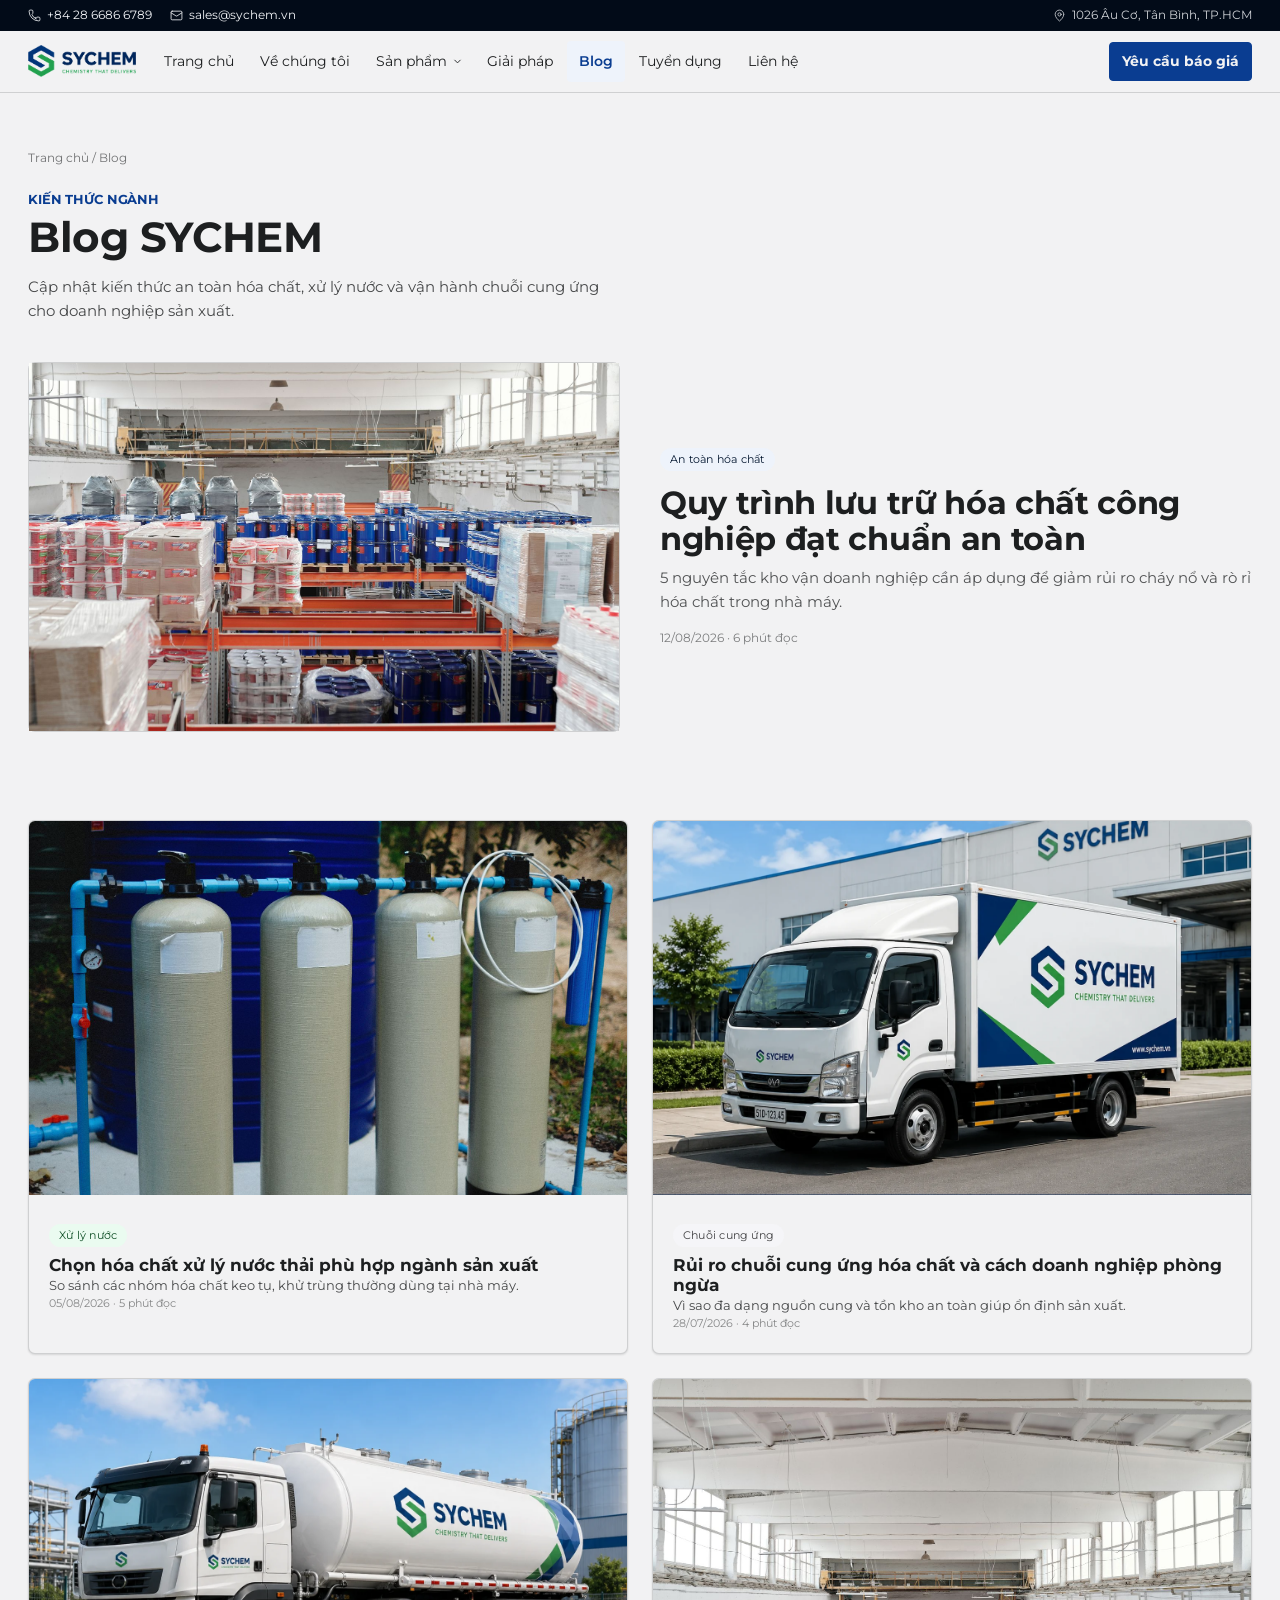
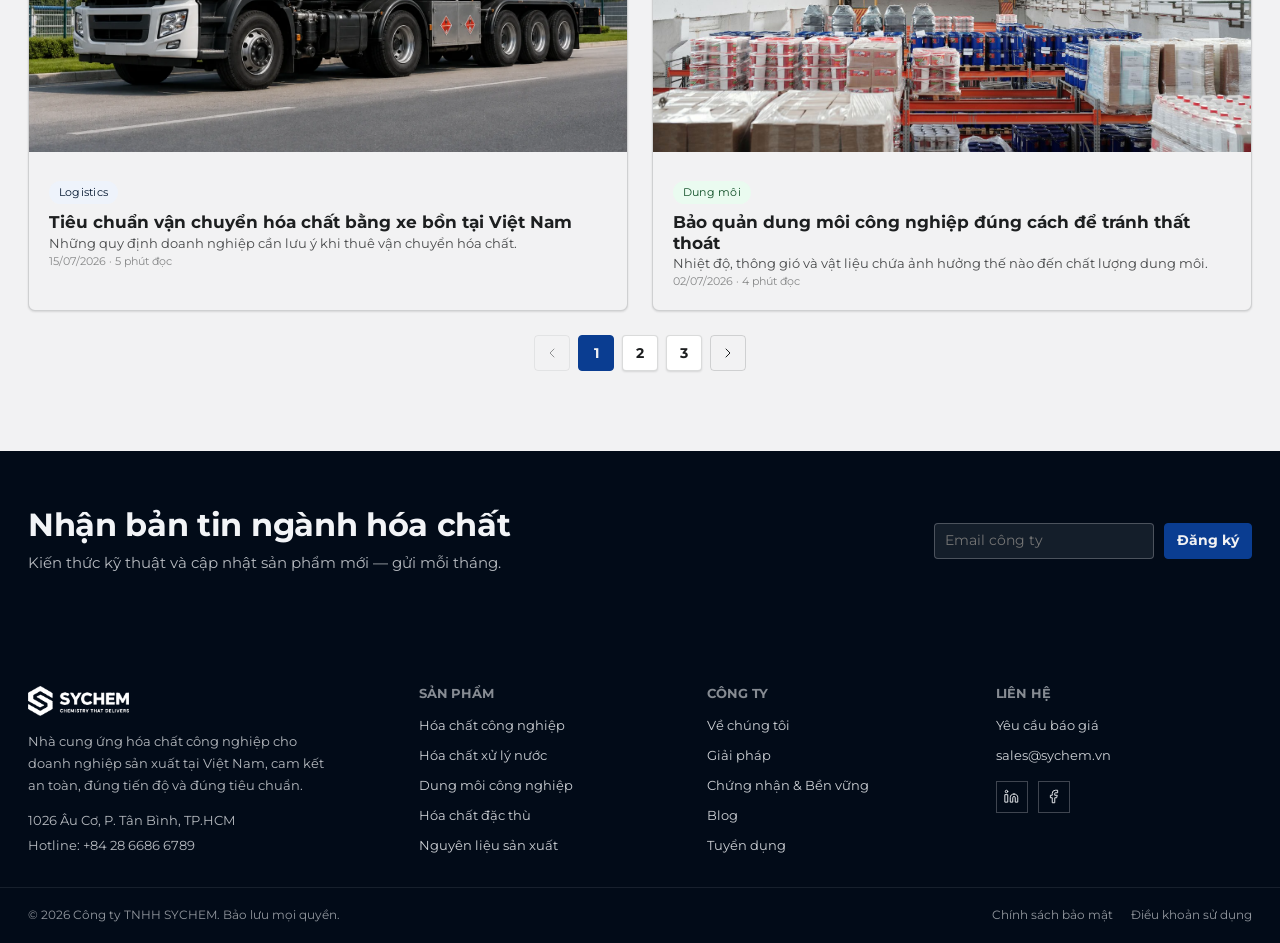
<file: blog.html>
<!DOCTYPE html>
<html lang="vi">
<head>
<meta charset="utf-8">
<meta name="viewport" content="width=device-width, initial-scale=1">
<title>Blog — Kiến thức ngành hóa chất công nghiệp | SYCHEM</title>
  <meta name="description" content="Bài viết về an toàn hóa chất, xử lý nước, dung môi và chuỗi cung ứng hóa chất công nghiệp từ SYCHEM.">
  <link rel="icon" href="assets/img/16f5f3d59bb861bd.png">
  <link rel="stylesheet" href="assets/css/style.css">
</head>
<body>
<header class="site-header">
  <div class="topbar">
    <div class="topbar-left">
      <span><svg width="13" height="13" viewBox="0 0 24 24" fill="none" stroke="currentColor" stroke-width="1.5" stroke-linecap="round" stroke-linejoin="round"><path d="M13.832 16.568a1 1 0 0 0 1.213-.303l.355-.465A2 2 0 0 1 16.6 15h3.4a2 2 0 0 1 2 2v3a2 2 0 0 1-2 2A18 18 0 0 1 2 4a2 2 0 0 1 2-2h3a2 2 0 0 1 2 2v3.4a2 2 0 0 1-.732 1.548l-.465.355a1 1 0 0 0-.303 1.213 12.035 12.035 0 0 0 7.332 7.332z"></path></svg> +84 28 6686 6789</span>
      <span><svg width="13" height="13" viewBox="0 0 24 24" fill="none" stroke="currentColor" stroke-width="1.5" stroke-linecap="round" stroke-linejoin="round"><path d="m22 7-8.991 5.727a2 2 0 0 1-2.009 0L2 7"></path><rect x="2" y="4" width="20" height="16" rx="2"></rect></svg> sales@sychem.vn</span>
    </div>
    <span class="topbar-right"><svg width="13" height="13" viewBox="0 0 24 24" fill="none" stroke="currentColor" stroke-width="1.5" stroke-linecap="round" stroke-linejoin="round"><path d="M20 10c0 4.993-5.539 10.193-7.399 11.799a1 1 0 0 1-1.202 0C9.539 20.193 4 14.993 4 10a8 8 0 0 1 16 0"></path><circle cx="12" cy="10" r="3"></circle></svg> 1026 Âu Cơ, Tân Bình, TP.HCM</span>
  </div>
  <nav class="nav navbar">
    <a href="index.html" class="nav-brand-link">
      <img src="assets/img/eb1587ac3e5c2446.webp" alt="SYCHEM – Chemistry that delivers" class="nav-logo">
    </a>
    <button type="button" class="nav-toggle" aria-label="Mở menu" aria-expanded="false" aria-controls="nav-links">
      <svg class="icon-burger" width="22" height="22" viewBox="0 0 24 24" fill="none" stroke="currentColor" stroke-width="1.8" stroke-linecap="round" stroke-linejoin="round"><path d="M4 7h16M4 12h16M4 17h16"></path></svg>
    </button>
    <div class="nav-links" id="nav-links">
      <a href="index.html">Trang chủ</a>
      <a href="about.html">Về chúng tôi</a>
      <div class="nav-item has-mega">
        <span class="nav-mega-trigger-wrap">
          <a href="products.html" class="nav-mega-trigger">Sản phẩm
            <svg class="nav-caret" width="11" height="11" viewBox="0 0 24 24" fill="none" stroke="currentColor" stroke-width="2" stroke-linecap="round" stroke-linejoin="round"><path d="m6 9 6 6 6-6"></path></svg>
          </a>
          <button type="button" class="mega-toggle" aria-label="Mở danh mục sản phẩm" aria-expanded="false">
            <svg width="14" height="14" viewBox="0 0 24 24" fill="none" stroke="currentColor" stroke-width="2" stroke-linecap="round" stroke-linejoin="round"><path d="m6 9 6 6 6-6"></path></svg>
          </button>
        </span>
<div class="mega-panel">
        <div class="mega-panel-inner">
          <div class="mega-grid">
          <a href="products.html#hoa-chat-cong-nghiep" class="mega-link">
            <img src="assets/img/product-hoa-chat-cong-nghiep.jpg" alt="Hóa chất công nghiệp" loading="lazy">
            <span class="mega-link-title">Hóa chất công nghiệp</span>
            <span class="mega-link-desc">NaOH, H2SO4, HCl, Soda Ash</span>
          </a>
          <a href="products.html#xu-ly-nuoc" class="mega-link">
            <img src="assets/img/product-xu-ly-nuoc.jpg" alt="Hóa chất xử lý nước" loading="lazy">
            <span class="mega-link-title">Hóa chất xử lý nước</span>
            <span class="mega-link-desc">PAC, Chlorine, Polymer, Phèn nhôm</span>
          </a>
          <a href="products.html#dung-moi" class="mega-link">
            <img src="assets/img/product-dung-moi.jpg" alt="Dung môi công nghiệp" loading="lazy">
            <span class="mega-link-title">Dung môi công nghiệp</span>
            <span class="mega-link-desc">Toluene, Xylene, Acetone, IPA</span>
          </a>
          <a href="products.html#dac-thu" class="mega-link">
            <img src="assets/img/product-dac-thu.jpg" alt="Hóa chất đặc thù" loading="lazy">
            <span class="mega-link-title">Hóa chất đặc thù</span>
            <span class="mega-link-desc">EDTA, chống ăn mòn, phụ gia riêng</span>
          </a>
          <a href="products.html#nguyen-lieu" class="mega-link">
            <img src="assets/img/product-nguyen-lieu.jpg" alt="Nguyên liệu sản xuất" loading="lazy">
            <span class="mega-link-title">Nguyên liệu sản xuất</span>
            <span class="mega-link-desc">CaCO3, TiO2, STPP, Glycerin</span>
          </a>
          </div>
          <a href="products.html" class="mega-viewall">Xem toàn bộ sản phẩm →</a>
        </div>
      </div>
      </div>
      <a href="solutions.html">Giải pháp</a>
      <a href="blog.html" aria-current="page">Blog</a>
      <a href="careers.html">Tuyển dụng</a>
      <a href="contact.html">Liên hệ</a>
      <a href="contact.html" class="btn btn-primary nav-cta">Yêu cầu báo giá</a>
    </div>
  </nav>
</header>

<section style="max-width:1280px;margin:0 auto;padding:56px 28px 0">
  <div style="font-size:12px;opacity:.6;margin-bottom:24px"><a href="index.html" style="color:inherit;text-decoration:none">Trang chủ</a> / Blog</div>
  <h6 style="color:var(--color-accent);margin-bottom:8px">Kiến thức ngành</h6>
  <h1 style="margin:0 0 14px">Blog SYCHEM</h1>
  <p style="opacity:.8;max-width:60ch;margin:0 0 40px">Cập nhật kiến thức an toàn hóa chất, xử lý nước và vận hành chuỗi cung ứng cho doanh nghiệp sản xuất.</p>
</section>

<section style="max-width:1280px;margin:0 auto;padding:0 28px 24px">
  <a href="blog-post.html" style="text-decoration:none;color:inherit;display:grid;grid-template-columns:1fr 1fr;gap:40px;align-items:center;margin-bottom:64px">
    <div class="blueprint duotone" style="aspect-ratio:16/10"><i class="corner tl"></i><i class="corner tr"></i><i class="corner bl"></i><i class="corner br"></i>
      <img src="assets/img/product-hoa-chat-cong-nghiep.jpg" alt="Kho lưu trữ hóa chất công nghiệp" style="width:100%;height:100%;object-fit:cover"></div>
    <div>
      <span class="tag tag-accent">An toàn hóa chất</span>
      <h2 style="margin:14px 0 10px">Quy trình lưu trữ hóa chất công nghiệp đạt chuẩn an toàn</h2>
      <p style="opacity:.75;margin:0 0 12px">5 nguyên tắc kho vận doanh nghiệp cần áp dụng để giảm rủi ro cháy nổ và rò rỉ hóa chất trong nhà máy.</p>
      <span style="font-size:12px;opacity:.55">12/08/2026 · 6 phút đọc</span>
    </div>
  </a>
</section>

<section style="max-width:1280px;margin:0 auto;padding:0 28px 24px;display:grid;grid-template-columns:repeat(2,1fr);gap:24px">
  <a href="blog-post.html" class="card" style="text-decoration:none;color:inherit;padding:0;overflow:hidden">
    <div style="aspect-ratio:16/10"><img src="assets/img/product-xu-ly-nuoc.jpg" alt="Xử lý nước" style="width:100%;height:100%;object-fit:cover"></div>
    <div style="padding:20px">
      <span class="tag tag-accent-2">Xử lý nước</span>
      <div class="card-title" style="margin-top:8px">Chọn hóa chất xử lý nước thải phù hợp ngành sản xuất</div>
      <p class="card-body">So sánh các nhóm hóa chất keo tụ, khử trùng thường dùng tại nhà máy.</p>
      <div class="card-meta">05/08/2026 · 5 phút đọc</div>
    </div>
  </a>
  <a href="blog-post.html" class="card" style="text-decoration:none;color:inherit;padding:0;overflow:hidden">
    <div style="aspect-ratio:16/10"><img src="assets/img/e8bcb8e13601193b.webp" alt="Chuỗi cung ứng" style="width:100%;height:100%;object-fit:cover"></div>
    <div style="padding:20px">
      <span class="tag tag-neutral">Chuỗi cung ứng</span>
      <div class="card-title" style="margin-top:8px">Rủi ro chuỗi cung ứng hóa chất và cách doanh nghiệp phòng ngừa</div>
      <p class="card-body">Vì sao đa dạng nguồn cung và tồn kho an toàn giúp ổn định sản xuất.</p>
      <div class="card-meta">28/07/2026 · 4 phút đọc</div>
    </div>
  </a>
  <a href="blog-post.html" class="card" style="text-decoration:none;color:inherit;padding:0;overflow:hidden">
    <div style="aspect-ratio:16/10"><img src="assets/img/2904533d91f4bcae.webp" alt="Logistics" style="width:100%;height:100%;object-fit:cover"></div>
    <div style="padding:20px">
      <span class="tag tag-accent">Logistics</span>
      <div class="card-title" style="margin-top:8px">Tiêu chuẩn vận chuyển hóa chất bằng xe bồn tại Việt Nam</div>
      <p class="card-body">Những quy định doanh nghiệp cần lưu ý khi thuê vận chuyển hóa chất.</p>
      <div class="card-meta">15/07/2026 · 5 phút đọc</div>
    </div>
  </a>
  <a href="blog-post.html" class="card" style="text-decoration:none;color:inherit;padding:0;overflow:hidden">
    <div style="aspect-ratio:16/10"><img src="assets/img/product-dung-moi.jpg" alt="Dung môi" style="width:100%;height:100%;object-fit:cover"></div>
    <div style="padding:20px">
      <span class="tag tag-accent-2">Dung môi</span>
      <div class="card-title" style="margin-top:8px">Bảo quản dung môi công nghiệp đúng cách để tránh thất thoát</div>
      <p class="card-body">Nhiệt độ, thông gió và vật liệu chứa ảnh hưởng thế nào đến chất lượng dung môi.</p>
      <div class="card-meta">02/07/2026 · 4 phút đọc</div>
    </div>
  </a>
</section>

<section style="max-width:1280px;margin:0 auto;padding:0 28px 80px;display:flex;justify-content:center;align-items:center;gap:8px">
  <button class="btn btn-icon" disabled aria-label="Trang trước"><svg width="16" height="16" viewBox="0 0 24 24" fill="none" stroke="currentColor" stroke-width="1.5" stroke-linecap="round" stroke-linejoin="round"><path d="m15 18-6-6 6-6"></path></svg></button>
  <button class="btn btn-primary btn-icon">1</button>
  <button class="btn btn-secondary btn-icon">2</button>
  <button class="btn btn-secondary btn-icon">3</button>
  <button class="btn btn-icon" aria-label="Trang sau"><svg width="16" height="16" viewBox="0 0 24 24" fill="none" stroke="currentColor" stroke-width="1.5" stroke-linecap="round" stroke-linejoin="round"><path d="m9 18 6-6-6-6"></path></svg></button>
</section>

<section style="background:var(--color-accent-900);color:#f2f4f7">
  <div style="max-width:1280px;margin:0 auto;padding:56px 28px;display:flex;justify-content:space-between;align-items:center;gap:24px;flex-wrap:wrap">
    <div>
      <h2 style="margin:0 0 8px;color:#f2f4f7">Nhận bản tin ngành hóa chất</h2>
      <p style="opacity:.75;margin:0">Kiến thức kỹ thuật và cập nhật sản phẩm mới — gửi mỗi tháng.</p>
    </div>
    <div style="display:flex;gap:10px;flex:none">
      <input class="input" placeholder="Email công ty" style="width:220px;background:rgba(242,244,247,.08);border-color:rgba(242,244,247,.25);color:#f2f4f7">
      <button class="btn btn-primary">Đăng ký</button>
    </div>
  </div>
</section>

<footer style="background:var(--color-accent-900);color:#f2f4f7">
  <div style="max-width:1280px;margin:0 auto;padding:56px 28px 32px;display:grid;grid-template-columns:1.4fr 1fr 1fr 1fr;gap:32px">
    <div>
      <img src="assets/img/eb1587ac3e5c2446.webp" alt="SYCHEM" style="height:30px;width:auto;filter:brightness(0) invert(1);margin-bottom:14px">
      <p style="font-size:13px;line-height:1.7;opacity:.75;max-width:34ch;margin:0 0 14px">Nhà cung ứng hóa chất công nghiệp cho doanh nghiệp sản xuất tại Việt Nam, cam kết an toàn, đúng tiến độ và đúng tiêu chuẩn.</p>
      <p style="font-size:13px;opacity:.75;margin:0 0 4px">1026 Âu Cơ, P. Tân Bình, TP.HCM</p>
      <p style="font-size:13px;opacity:.75;margin:0">Hotline: +84 28 6686 6789</p>
    </div>
    <div>
      <h6 style="color:#f2f4f7;opacity:.55;margin-bottom:14px">Sản phẩm</h6>
      <div style="display:flex;flex-direction:column;gap:10px;font-size:13px">
        <a href="products.html#hoa-chat-cong-nghiep" style="color:#f2f4f7;opacity:.85;text-decoration:none">Hóa chất công nghiệp</a>
        <a href="products.html#xu-ly-nuoc" style="color:#f2f4f7;opacity:.85;text-decoration:none">Hóa chất xử lý nước</a>
        <a href="products.html#dung-moi" style="color:#f2f4f7;opacity:.85;text-decoration:none">Dung môi công nghiệp</a>
        <a href="products.html#dac-thu" style="color:#f2f4f7;opacity:.85;text-decoration:none">Hóa chất đặc thù</a>
        <a href="products.html#nguyen-lieu" style="color:#f2f4f7;opacity:.85;text-decoration:none">Nguyên liệu sản xuất</a>
      </div>
    </div>
    <div>
      <h6 style="color:#f2f4f7;opacity:.55;margin-bottom:14px">Công ty</h6>
      <div style="display:flex;flex-direction:column;gap:10px;font-size:13px">
        <a href="about.html" style="color:#f2f4f7;opacity:.85;text-decoration:none">Về chúng tôi</a>
        <a href="solutions.html" style="color:#f2f4f7;opacity:.85;text-decoration:none">Giải pháp</a>
        <a href="sustainability.html" style="color:#f2f4f7;opacity:.85;text-decoration:none">Chứng nhận &amp; Bền vững</a>
        <a href="blog.html" style="color:#f2f4f7;opacity:.85;text-decoration:none">Blog</a>
        <a href="careers.html" style="color:#f2f4f7;opacity:.85;text-decoration:none">Tuyển dụng</a>
      </div>
    </div>
    <div>
      <h6 style="color:#f2f4f7;opacity:.55;margin-bottom:14px">Liên hệ</h6>
      <div style="display:flex;flex-direction:column;gap:10px;font-size:13px;margin-bottom:16px">
        <a href="contact.html" style="color:#f2f4f7;opacity:.85;text-decoration:none">Yêu cầu báo giá</a>
        <a href="mailto:sales@sychem.vn" style="color:#f2f4f7;opacity:.85;text-decoration:none">sales@sychem.vn</a>
      </div>
      <div style="display:flex;gap:10px">
        <a href="#" aria-label="LinkedIn" style="width:32px;height:32px;display:flex;align-items:center;justify-content:center;border:1px solid rgba(242,244,247,.25);color:#f2f4f7;text-decoration:none"><svg width="15" height="15" viewBox="0 0 24 24" fill="none" stroke="currentColor" stroke-width="1.5" stroke-linecap="round" stroke-linejoin="round"><path d="M16 8a6 6 0 0 1 6 6v7h-4v-7a2 2 0 0 0-2-2 2 2 0 0 0-2 2v7h-4v-7a6 6 0 0 1 6-6z"></path><rect width="4" height="12" x="2" y="9"></rect><circle cx="4" cy="4" r="2"></circle></svg></a>
        <a href="#" aria-label="Facebook" style="width:32px;height:32px;display:flex;align-items:center;justify-content:center;border:1px solid rgba(242,244,247,.25);color:#f2f4f7;text-decoration:none"><svg width="15" height="15" viewBox="0 0 24 24" fill="none" stroke="currentColor" stroke-width="1.5" stroke-linecap="round" stroke-linejoin="round"><path d="M18 2h-3a5 5 0 0 0-5 5v3H7v4h3v8h4v-8h3l1-4h-4V7a1 1 0 0 1 1-1h3z"></path></svg></a>
      </div>
    </div>
  </div>
  <div style="max-width:1280px;margin:0 auto;padding:18px 28px;border-top:1px solid rgba(242,244,247,.15);display:flex;justify-content:space-between;flex-wrap:wrap;gap:8px;font-size:12px;opacity:.6">
    <span>© 2026 Công ty TNHH SYCHEM. Bảo lưu mọi quyền.</span>
    <div style="display:flex;gap:18px">
      <a href="#" style="color:#f2f4f7;text-decoration:none">Chính sách bảo mật</a>
      <a href="#" style="color:#f2f4f7;text-decoration:none">Điều khoản sử dụng</a>
    </div>
  </div>
</footer>
<script src="assets/js/site.js" defer></script>
</body>
</html>
</file>
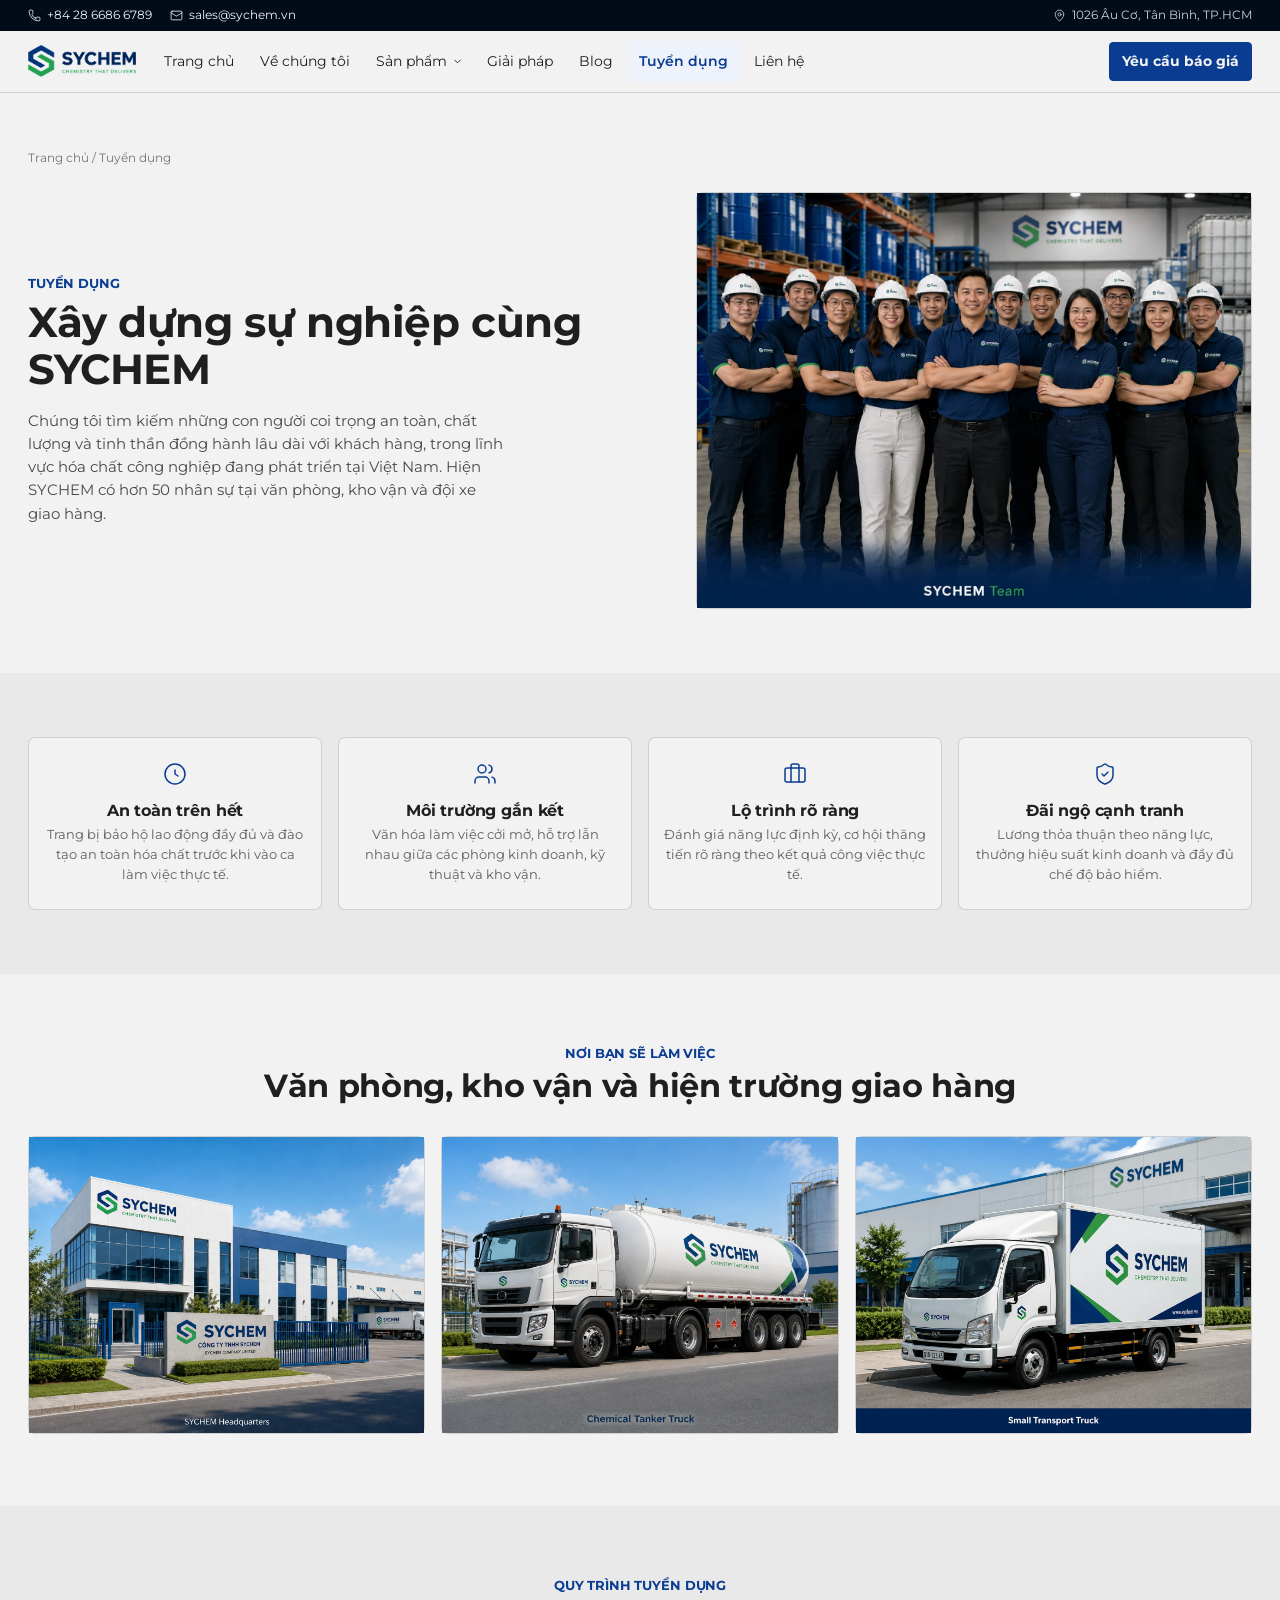
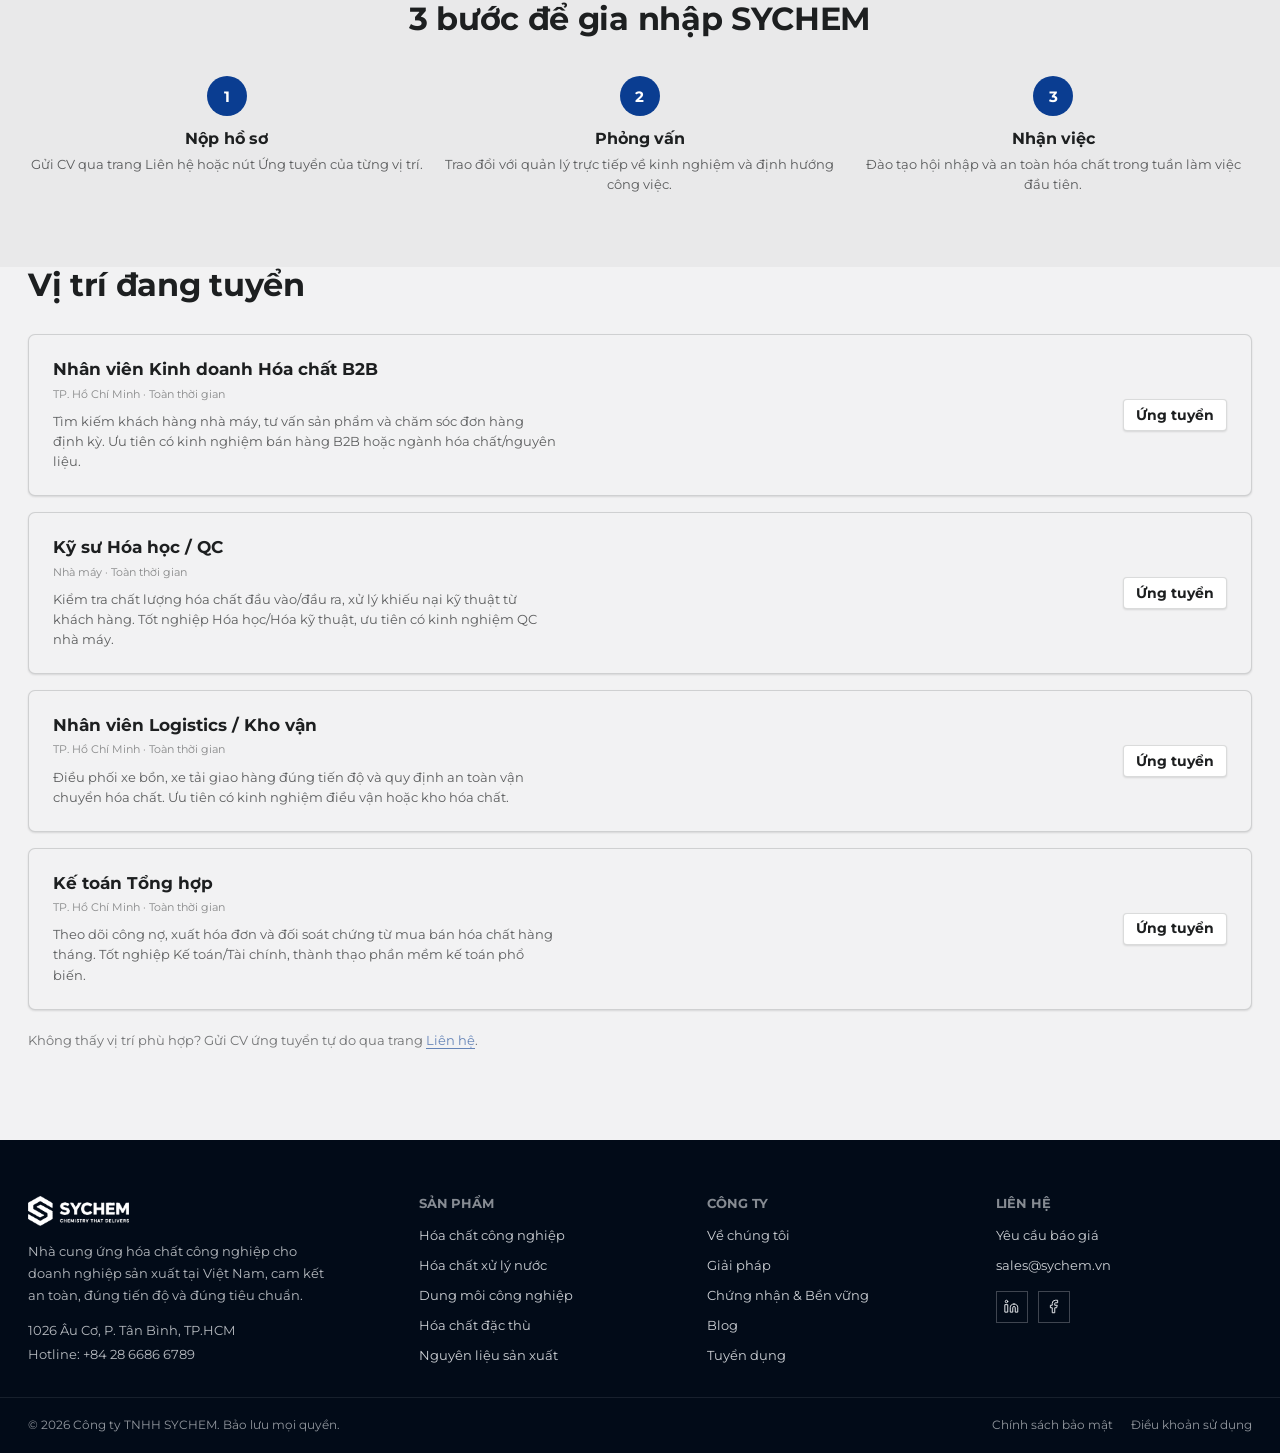
<file: careers.html>
<!DOCTYPE html>
<html lang="vi">
<head>
<meta charset="utf-8">
<meta name="viewport" content="width=device-width, initial-scale=1">
<title>Tuyển dụng — SYCHEM</title>
  <meta name="description" content="Cơ hội nghề nghiệp tại SYCHEM, công ty cung ứng hóa chất công nghiệp tại TP.HCM.">
  <link rel="icon" href="assets/img/16f5f3d59bb861bd.png">
  <link rel="stylesheet" href="assets/css/style.css">
</head>
<body>
<header class="site-header">
  <div class="topbar">
    <div class="topbar-left">
      <span><svg width="13" height="13" viewBox="0 0 24 24" fill="none" stroke="currentColor" stroke-width="1.5" stroke-linecap="round" stroke-linejoin="round"><path d="M13.832 16.568a1 1 0 0 0 1.213-.303l.355-.465A2 2 0 0 1 16.6 15h3.4a2 2 0 0 1 2 2v3a2 2 0 0 1-2 2A18 18 0 0 1 2 4a2 2 0 0 1 2-2h3a2 2 0 0 1 2 2v3.4a2 2 0 0 1-.732 1.548l-.465.355a1 1 0 0 0-.303 1.213 12.035 12.035 0 0 0 7.332 7.332z"></path></svg> +84 28 6686 6789</span>
      <span><svg width="13" height="13" viewBox="0 0 24 24" fill="none" stroke="currentColor" stroke-width="1.5" stroke-linecap="round" stroke-linejoin="round"><path d="m22 7-8.991 5.727a2 2 0 0 1-2.009 0L2 7"></path><rect x="2" y="4" width="20" height="16" rx="2"></rect></svg> sales@sychem.vn</span>
    </div>
    <span class="topbar-right"><svg width="13" height="13" viewBox="0 0 24 24" fill="none" stroke="currentColor" stroke-width="1.5" stroke-linecap="round" stroke-linejoin="round"><path d="M20 10c0 4.993-5.539 10.193-7.399 11.799a1 1 0 0 1-1.202 0C9.539 20.193 4 14.993 4 10a8 8 0 0 1 16 0"></path><circle cx="12" cy="10" r="3"></circle></svg> 1026 Âu Cơ, Tân Bình, TP.HCM</span>
  </div>
  <nav class="nav navbar">
    <a href="index.html" class="nav-brand-link">
      <img src="assets/img/eb1587ac3e5c2446.webp" alt="SYCHEM – Chemistry that delivers" class="nav-logo">
    </a>
    <button type="button" class="nav-toggle" aria-label="Mở menu" aria-expanded="false" aria-controls="nav-links">
      <svg class="icon-burger" width="22" height="22" viewBox="0 0 24 24" fill="none" stroke="currentColor" stroke-width="1.8" stroke-linecap="round" stroke-linejoin="round"><path d="M4 7h16M4 12h16M4 17h16"></path></svg>
    </button>
    <div class="nav-links" id="nav-links">
      <a href="index.html">Trang chủ</a>
      <a href="about.html">Về chúng tôi</a>
      <div class="nav-item has-mega">
        <span class="nav-mega-trigger-wrap">
          <a href="products.html" class="nav-mega-trigger">Sản phẩm
            <svg class="nav-caret" width="11" height="11" viewBox="0 0 24 24" fill="none" stroke="currentColor" stroke-width="2" stroke-linecap="round" stroke-linejoin="round"><path d="m6 9 6 6 6-6"></path></svg>
          </a>
          <button type="button" class="mega-toggle" aria-label="Mở danh mục sản phẩm" aria-expanded="false">
            <svg width="14" height="14" viewBox="0 0 24 24" fill="none" stroke="currentColor" stroke-width="2" stroke-linecap="round" stroke-linejoin="round"><path d="m6 9 6 6 6-6"></path></svg>
          </button>
        </span>
<div class="mega-panel">
        <div class="mega-panel-inner">
          <div class="mega-grid">
          <a href="products.html#hoa-chat-cong-nghiep" class="mega-link">
            <img src="assets/img/product-hoa-chat-cong-nghiep.jpg" alt="Hóa chất công nghiệp" loading="lazy">
            <span class="mega-link-title">Hóa chất công nghiệp</span>
            <span class="mega-link-desc">NaOH, H2SO4, HCl, Soda Ash</span>
          </a>
          <a href="products.html#xu-ly-nuoc" class="mega-link">
            <img src="assets/img/product-xu-ly-nuoc.jpg" alt="Hóa chất xử lý nước" loading="lazy">
            <span class="mega-link-title">Hóa chất xử lý nước</span>
            <span class="mega-link-desc">PAC, Chlorine, Polymer, Phèn nhôm</span>
          </a>
          <a href="products.html#dung-moi" class="mega-link">
            <img src="assets/img/product-dung-moi.jpg" alt="Dung môi công nghiệp" loading="lazy">
            <span class="mega-link-title">Dung môi công nghiệp</span>
            <span class="mega-link-desc">Toluene, Xylene, Acetone, IPA</span>
          </a>
          <a href="products.html#dac-thu" class="mega-link">
            <img src="assets/img/product-dac-thu.jpg" alt="Hóa chất đặc thù" loading="lazy">
            <span class="mega-link-title">Hóa chất đặc thù</span>
            <span class="mega-link-desc">EDTA, chống ăn mòn, phụ gia riêng</span>
          </a>
          <a href="products.html#nguyen-lieu" class="mega-link">
            <img src="assets/img/product-nguyen-lieu.jpg" alt="Nguyên liệu sản xuất" loading="lazy">
            <span class="mega-link-title">Nguyên liệu sản xuất</span>
            <span class="mega-link-desc">CaCO3, TiO2, STPP, Glycerin</span>
          </a>
          </div>
          <a href="products.html" class="mega-viewall">Xem toàn bộ sản phẩm →</a>
        </div>
      </div>
      </div>
      <a href="solutions.html">Giải pháp</a>
      <a href="blog.html">Blog</a>
      <a href="careers.html" aria-current="page">Tuyển dụng</a>
      <a href="contact.html">Liên hệ</a>
      <a href="contact.html" class="btn btn-primary nav-cta">Yêu cầu báo giá</a>
    </div>
  </nav>
</header>

<section style="max-width:1280px;margin:0 auto;padding:56px 28px 0">
  <div style="font-size:12px;opacity:.6;margin-bottom:24px"><a href="index.html" style="color:inherit;text-decoration:none">Trang chủ</a> / Tuyển dụng</div>
</section>

<section style="max-width:1280px;margin:0 auto;padding:0 28px 64px;display:grid;grid-template-columns:1.1fr 1fr;gap:56px;align-items:center">
  <div>
    <h6 style="color:var(--color-accent);margin-bottom:8px">Tuyển dụng</h6>
    <h1 style="margin:0 0 16px">Xây dựng sự nghiệp cùng SYCHEM</h1>
    <p style="opacity:.8;max-width:48ch;margin:0">Chúng tôi tìm kiếm những con người coi trọng an toàn, chất lượng và tinh thần đồng hành lâu dài với khách hàng, trong lĩnh vực hóa chất công nghiệp đang phát triển tại Việt Nam. Hiện SYCHEM có hơn 50 nhân sự tại văn phòng, kho vận và đội xe giao hàng.</p>
  </div>
  <div class="blueprint duotone" style="aspect-ratio:4/3"><i class="corner tl"></i><i class="corner tr"></i><i class="corner bl"></i><i class="corner br"></i>
    <img src="assets/img/b7aebc073bd1a2f7.webp" alt="Đội ngũ SYCHEM" style="width:100%;height:100%;object-fit:cover"></div>
</section>

<section style="background:var(--color-surface);padding:64px 0">
  <div style="max-width:1280px;margin:0 auto;padding:0 28px;display:grid;grid-template-columns:repeat(4,1fr);gap:16px">
    <div style="text-align:center;padding:24px 14px;border:1px solid var(--color-divider);border-radius:var(--radius-lg);background:var(--color-bg)"><svg width="24" height="24" viewBox="0 0 24 24" fill="none" stroke="var(--color-accent)" stroke-width="1.5" stroke-linecap="round" stroke-linejoin="round" style="margin:0 auto 10px"><circle cx="12" cy="12" r="10"></circle><path d="M12 8v4l3 2"></path></svg><h5 style="margin:0 0 4px">An toàn trên hết</h5><p style="font-size:13px;opacity:.7;margin:0">Trang bị bảo hộ lao động đầy đủ và đào tạo an toàn hóa chất trước khi vào ca làm việc thực tế.</p></div>
    <div style="text-align:center;padding:24px 14px;border:1px solid var(--color-divider);border-radius:var(--radius-lg);background:var(--color-bg)"><svg width="24" height="24" viewBox="0 0 24 24" fill="none" stroke="var(--color-accent)" stroke-width="1.5" stroke-linecap="round" stroke-linejoin="round" style="margin:0 auto 10px"><path d="M16 21v-2a4 4 0 0 0-4-4H6a4 4 0 0 0-4 4v2"></path><circle cx="9" cy="7" r="4"></circle><path d="M22 21v-2a4 4 0 0 0-3-3.87"></path><path d="M16 3.13a4 4 0 0 1 0 7.75"></path></svg><h5 style="margin:0 0 4px">Môi trường gắn kết</h5><p style="font-size:13px;opacity:.7;margin:0">Văn hóa làm việc cởi mở, hỗ trợ lẫn nhau giữa các phòng kinh doanh, kỹ thuật và kho vận.</p></div>
    <div style="text-align:center;padding:24px 14px;border:1px solid var(--color-divider);border-radius:var(--radius-lg);background:var(--color-bg)"><svg width="24" height="24" viewBox="0 0 24 24" fill="none" stroke="var(--color-accent)" stroke-width="1.5" stroke-linecap="round" stroke-linejoin="round" style="margin:0 auto 10px"><path d="M16 20V4a2 2 0 0 0-2-2h-4a2 2 0 0 0-2 2v16"></path><rect width="20" height="14" x="2" y="6" rx="2"></rect></svg><h5 style="margin:0 0 4px">Lộ trình rõ ràng</h5><p style="font-size:13px;opacity:.7;margin:0">Đánh giá năng lực định kỳ, cơ hội thăng tiến rõ ràng theo kết quả công việc thực tế.</p></div>
    <div style="text-align:center;padding:24px 14px;border:1px solid var(--color-divider);border-radius:var(--radius-lg);background:var(--color-bg)"><svg width="24" height="24" viewBox="0 0 24 24" fill="none" stroke="var(--color-accent)" stroke-width="1.5" stroke-linecap="round" stroke-linejoin="round" style="margin:0 auto 10px"><path d="M20 13c0 5-3.5 7.5-7.66 8.95a1 1 0 0 1-.67-.01C7.5 20.5 4 18 4 13V6a1 1 0 0 1 1-1c2 0 4.5-1.2 6.24-2.72a1.17 1.17 0 0 1 1.52 0C14.51 3.81 17 5 19 5a1 1 0 0 1 1 1z"></path><path d="m9 12 2 2 4-4"></path></svg><h5 style="margin:0 0 4px">Đãi ngộ cạnh tranh</h5><p style="font-size:13px;opacity:.7;margin:0">Lương thỏa thuận theo năng lực, thưởng hiệu suất kinh doanh và đầy đủ chế độ bảo hiểm.</p></div>
  </div>
</section>

<section style="max-width:1280px;margin:0 auto;padding:72px 28px">
  <h6 style="color:var(--color-accent);margin-bottom:8px;text-align:center">Nơi bạn sẽ làm việc</h6>
  <h2 style="margin:0 0 32px;text-align:center">Văn phòng, kho vận và hiện trường giao hàng</h2>
  <div style="display:grid;grid-template-columns:repeat(3,1fr);gap:16px">
    <div class="blueprint duotone" style="aspect-ratio:4/3"><i class="corner tl"></i><i class="corner tr"></i><i class="corner bl"></i><i class="corner br"></i>
      <img src="assets/img/b32bd85f83dec575.webp" alt="Văn phòng SYCHEM" style="width:100%;height:100%;object-fit:cover"></div>
    <div class="blueprint duotone" style="aspect-ratio:4/3"><i class="corner tl"></i><i class="corner tr"></i><i class="corner bl"></i><i class="corner br"></i>
      <img src="assets/img/2904533d91f4bcae.webp" alt="Vận chuyển hóa chất SYCHEM" style="width:100%;height:100%;object-fit:cover"></div>
    <div class="blueprint duotone" style="aspect-ratio:4/3"><i class="corner tl"></i><i class="corner tr"></i><i class="corner bl"></i><i class="corner br"></i>
      <img src="assets/img/e8bcb8e13601193b.webp" alt="Giao hàng SYCHEM" style="width:100%;height:100%;object-fit:cover"></div>
  </div>
</section>

<section style="background:var(--color-surface);padding:72px 0">
  <div style="max-width:1280px;margin:0 auto;padding:0 28px">
    <h6 style="color:var(--color-accent);margin-bottom:8px;text-align:center">Quy trình tuyển dụng</h6>
    <h2 style="margin:0 0 40px;text-align:center">3 bước để gia nhập SYCHEM</h2>
    <div style="display:grid;grid-template-columns:repeat(3,1fr);gap:16px">
      <div style="text-align:center"><div style="width:40px;height:40px;border-radius:50%;background:var(--color-accent);color:#fff;display:flex;align-items:center;justify-content:center;font-family:var(--font-heading);font-weight:700;margin:0 auto 14px">1</div><h5 style="margin:0 0 6px">Nộp hồ sơ</h5><p style="font-size:13px;opacity:.7;margin:0">Gửi CV qua trang Liên hệ hoặc nút Ứng tuyển của từng vị trí.</p></div>
      <div style="text-align:center"><div style="width:40px;height:40px;border-radius:50%;background:var(--color-accent);color:#fff;display:flex;align-items:center;justify-content:center;font-family:var(--font-heading);font-weight:700;margin:0 auto 14px">2</div><h5 style="margin:0 0 6px">Phỏng vấn</h5><p style="font-size:13px;opacity:.7;margin:0">Trao đổi với quản lý trực tiếp về kinh nghiệm và định hướng công việc.</p></div>
      <div style="text-align:center"><div style="width:40px;height:40px;border-radius:50%;background:var(--color-accent);color:#fff;display:flex;align-items:center;justify-content:center;font-family:var(--font-heading);font-weight:700;margin:0 auto 14px">3</div><h5 style="margin:0 0 6px">Nhận việc</h5><p style="font-size:13px;opacity:.7;margin:0">Đào tạo hội nhập và an toàn hóa chất trong tuần làm việc đầu tiên.</p></div>
    </div>
  </div>
</section>

<section style="max-width:1280px;margin:0 auto;padding:0 28px 80px">
  <h2 style="margin:0 0 32px">Vị trí đang tuyển</h2>
  <div style="display:flex;flex-direction:column;gap:16px">
    <div class="card blueprint" style="flex-direction:row;align-items:center;justify-content:space-between;padding:24px"><i class="corner tl"></i><i class="corner tr"></i><i class="corner bl"></i><i class="corner br"></i>
      <div><div class="card-title">Nhân viên Kinh doanh Hóa chất B2B</div><div class="card-meta" style="margin-top:6px">TP. Hồ Chí Minh · Toàn thời gian</div><p style="font-size:13px;opacity:.7;margin:8px 0 0;max-width:56ch">Tìm kiếm khách hàng nhà máy, tư vấn sản phẩm và chăm sóc đơn hàng định kỳ. Ưu tiên có kinh nghiệm bán hàng B2B hoặc ngành hóa chất/nguyên liệu.</p></div>
      <a href="contact.html" class="btn btn-secondary" style="flex:none">Ứng tuyển</a>
    </div>
    <div class="card blueprint" style="flex-direction:row;align-items:center;justify-content:space-between;padding:24px"><i class="corner tl"></i><i class="corner tr"></i><i class="corner bl"></i><i class="corner br"></i>
      <div><div class="card-title">Kỹ sư Hóa học / QC</div><div class="card-meta" style="margin-top:6px">Nhà máy · Toàn thời gian</div><p style="font-size:13px;opacity:.7;margin:8px 0 0;max-width:56ch">Kiểm tra chất lượng hóa chất đầu vào/đầu ra, xử lý khiếu nại kỹ thuật từ khách hàng. Tốt nghiệp Hóa học/Hóa kỹ thuật, ưu tiên có kinh nghiệm QC nhà máy.</p></div>
      <a href="contact.html" class="btn btn-secondary" style="flex:none">Ứng tuyển</a>
    </div>
    <div class="card blueprint" style="flex-direction:row;align-items:center;justify-content:space-between;padding:24px"><i class="corner tl"></i><i class="corner tr"></i><i class="corner bl"></i><i class="corner br"></i>
      <div><div class="card-title">Nhân viên Logistics / Kho vận</div><div class="card-meta" style="margin-top:6px">TP. Hồ Chí Minh · Toàn thời gian</div><p style="font-size:13px;opacity:.7;margin:8px 0 0;max-width:56ch">Điều phối xe bồn, xe tải giao hàng đúng tiến độ và quy định an toàn vận chuyển hóa chất. Ưu tiên có kinh nghiệm điều vận hoặc kho hóa chất.</p></div>
      <a href="contact.html" class="btn btn-secondary" style="flex:none">Ứng tuyển</a>
    </div>
    <div class="card blueprint" style="flex-direction:row;align-items:center;justify-content:space-between;padding:24px"><i class="corner tl"></i><i class="corner tr"></i><i class="corner bl"></i><i class="corner br"></i>
      <div><div class="card-title">Kế toán Tổng hợp</div><div class="card-meta" style="margin-top:6px">TP. Hồ Chí Minh · Toàn thời gian</div><p style="font-size:13px;opacity:.7;margin:8px 0 0;max-width:56ch">Theo dõi công nợ, xuất hóa đơn và đối soát chứng từ mua bán hóa chất hàng tháng. Tốt nghiệp Kế toán/Tài chính, thành thạo phần mềm kế toán phổ biến.</p></div>
      <a href="contact.html" class="btn btn-secondary" style="flex:none">Ứng tuyển</a>
    </div>
  </div>
  <p style="font-size:13px;opacity:.6;margin-top:20px">Không thấy vị trí phù hợp? Gửi CV ứng tuyển tự do qua trang <a href="contact.html">Liên hệ</a>.</p>
</section>

<footer style="background:var(--color-accent-900);color:#f2f4f7">
  <div style="max-width:1280px;margin:0 auto;padding:56px 28px 32px;display:grid;grid-template-columns:1.4fr 1fr 1fr 1fr;gap:32px">
    <div>
      <img src="assets/img/eb1587ac3e5c2446.webp" alt="SYCHEM" style="height:30px;width:auto;filter:brightness(0) invert(1);margin-bottom:14px">
      <p style="font-size:13px;line-height:1.7;opacity:.75;max-width:34ch;margin:0 0 14px">Nhà cung ứng hóa chất công nghiệp cho doanh nghiệp sản xuất tại Việt Nam, cam kết an toàn, đúng tiến độ và đúng tiêu chuẩn.</p>
      <p style="font-size:13px;opacity:.75;margin:0 0 4px">1026 Âu Cơ, P. Tân Bình, TP.HCM</p>
      <p style="font-size:13px;opacity:.75;margin:0">Hotline: +84 28 6686 6789</p>
    </div>
    <div>
      <h6 style="color:#f2f4f7;opacity:.55;margin-bottom:14px">Sản phẩm</h6>
      <div style="display:flex;flex-direction:column;gap:10px;font-size:13px">
        <a href="products.html#hoa-chat-cong-nghiep" style="color:#f2f4f7;opacity:.85;text-decoration:none">Hóa chất công nghiệp</a>
        <a href="products.html#xu-ly-nuoc" style="color:#f2f4f7;opacity:.85;text-decoration:none">Hóa chất xử lý nước</a>
        <a href="products.html#dung-moi" style="color:#f2f4f7;opacity:.85;text-decoration:none">Dung môi công nghiệp</a>
        <a href="products.html#dac-thu" style="color:#f2f4f7;opacity:.85;text-decoration:none">Hóa chất đặc thù</a>
        <a href="products.html#nguyen-lieu" style="color:#f2f4f7;opacity:.85;text-decoration:none">Nguyên liệu sản xuất</a>
      </div>
    </div>
    <div>
      <h6 style="color:#f2f4f7;opacity:.55;margin-bottom:14px">Công ty</h6>
      <div style="display:flex;flex-direction:column;gap:10px;font-size:13px">
        <a href="about.html" style="color:#f2f4f7;opacity:.85;text-decoration:none">Về chúng tôi</a>
        <a href="solutions.html" style="color:#f2f4f7;opacity:.85;text-decoration:none">Giải pháp</a>
        <a href="sustainability.html" style="color:#f2f4f7;opacity:.85;text-decoration:none">Chứng nhận &amp; Bền vững</a>
        <a href="blog.html" style="color:#f2f4f7;opacity:.85;text-decoration:none">Blog</a>
        <a href="careers.html" style="color:#f2f4f7;opacity:.85;text-decoration:none">Tuyển dụng</a>
      </div>
    </div>
    <div>
      <h6 style="color:#f2f4f7;opacity:.55;margin-bottom:14px">Liên hệ</h6>
      <div style="display:flex;flex-direction:column;gap:10px;font-size:13px;margin-bottom:16px">
        <a href="contact.html" style="color:#f2f4f7;opacity:.85;text-decoration:none">Yêu cầu báo giá</a>
        <a href="mailto:sales@sychem.vn" style="color:#f2f4f7;opacity:.85;text-decoration:none">sales@sychem.vn</a>
      </div>
      <div style="display:flex;gap:10px">
        <a href="#" aria-label="LinkedIn" style="width:32px;height:32px;display:flex;align-items:center;justify-content:center;border:1px solid rgba(242,244,247,.25);color:#f2f4f7;text-decoration:none"><svg width="15" height="15" viewBox="0 0 24 24" fill="none" stroke="currentColor" stroke-width="1.5" stroke-linecap="round" stroke-linejoin="round"><path d="M16 8a6 6 0 0 1 6 6v7h-4v-7a2 2 0 0 0-2-2 2 2 0 0 0-2 2v7h-4v-7a6 6 0 0 1 6-6z"></path><rect width="4" height="12" x="2" y="9"></rect><circle cx="4" cy="4" r="2"></circle></svg></a>
        <a href="#" aria-label="Facebook" style="width:32px;height:32px;display:flex;align-items:center;justify-content:center;border:1px solid rgba(242,244,247,.25);color:#f2f4f7;text-decoration:none"><svg width="15" height="15" viewBox="0 0 24 24" fill="none" stroke="currentColor" stroke-width="1.5" stroke-linecap="round" stroke-linejoin="round"><path d="M18 2h-3a5 5 0 0 0-5 5v3H7v4h3v8h4v-8h3l1-4h-4V7a1 1 0 0 1 1-1h3z"></path></svg></a>
      </div>
    </div>
  </div>
  <div style="max-width:1280px;margin:0 auto;padding:18px 28px;border-top:1px solid rgba(242,244,247,.15);display:flex;justify-content:space-between;flex-wrap:wrap;gap:8px;font-size:12px;opacity:.6">
    <span>© 2026 Công ty TNHH SYCHEM. Bảo lưu mọi quyền.</span>
    <div style="display:flex;gap:18px">
      <a href="#" style="color:#f2f4f7;text-decoration:none">Chính sách bảo mật</a>
      <a href="#" style="color:#f2f4f7;text-decoration:none">Điều khoản sử dụng</a>
    </div>
  </div>
</footer>
<script src="assets/js/site.js" defer></script>
</body>
</html>
</file>
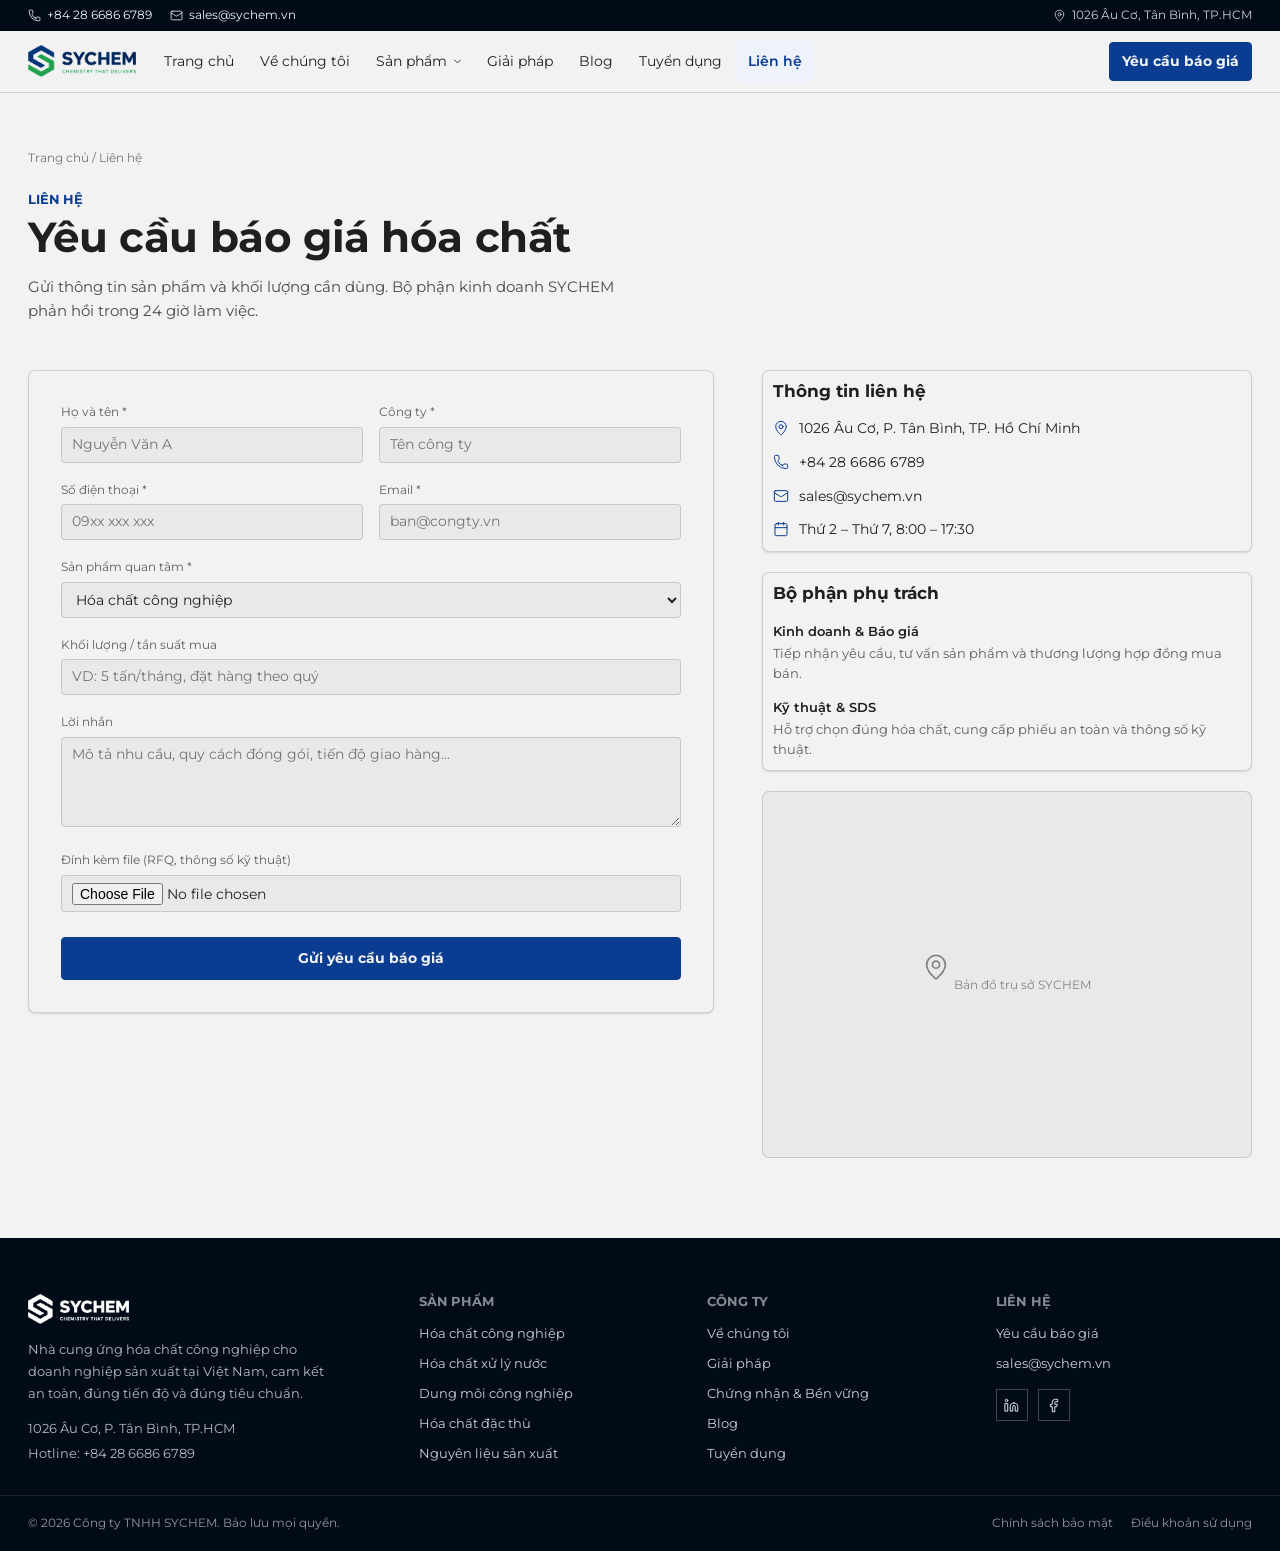
<file: contact.html>
<!DOCTYPE html>
<html lang="vi">
<head>
<meta charset="utf-8">
<meta name="viewport" content="width=device-width, initial-scale=1">
<title>Liên hệ &amp; Yêu cầu báo giá — SYCHEM</title>
  <meta name="description" content="Gửi yêu cầu báo giá hóa chất công nghiệp cho SYCHEM, phản hồi trong 24 giờ làm việc.">
  <link rel="icon" href="assets/img/16f5f3d59bb861bd.png">
  <link rel="stylesheet" href="assets/css/style.css">
</head>
<body>
<header class="site-header">
  <div class="topbar">
    <div class="topbar-left">
      <span><svg width="13" height="13" viewBox="0 0 24 24" fill="none" stroke="currentColor" stroke-width="1.5" stroke-linecap="round" stroke-linejoin="round"><path d="M13.832 16.568a1 1 0 0 0 1.213-.303l.355-.465A2 2 0 0 1 16.6 15h3.4a2 2 0 0 1 2 2v3a2 2 0 0 1-2 2A18 18 0 0 1 2 4a2 2 0 0 1 2-2h3a2 2 0 0 1 2 2v3.4a2 2 0 0 1-.732 1.548l-.465.355a1 1 0 0 0-.303 1.213 12.035 12.035 0 0 0 7.332 7.332z"></path></svg> +84 28 6686 6789</span>
      <span><svg width="13" height="13" viewBox="0 0 24 24" fill="none" stroke="currentColor" stroke-width="1.5" stroke-linecap="round" stroke-linejoin="round"><path d="m22 7-8.991 5.727a2 2 0 0 1-2.009 0L2 7"></path><rect x="2" y="4" width="20" height="16" rx="2"></rect></svg> sales@sychem.vn</span>
    </div>
    <span class="topbar-right"><svg width="13" height="13" viewBox="0 0 24 24" fill="none" stroke="currentColor" stroke-width="1.5" stroke-linecap="round" stroke-linejoin="round"><path d="M20 10c0 4.993-5.539 10.193-7.399 11.799a1 1 0 0 1-1.202 0C9.539 20.193 4 14.993 4 10a8 8 0 0 1 16 0"></path><circle cx="12" cy="10" r="3"></circle></svg> 1026 Âu Cơ, Tân Bình, TP.HCM</span>
  </div>
  <nav class="nav navbar">
    <a href="index.html" class="nav-brand-link">
      <img src="assets/img/eb1587ac3e5c2446.webp" alt="SYCHEM – Chemistry that delivers" class="nav-logo">
    </a>
    <button type="button" class="nav-toggle" aria-label="Mở menu" aria-expanded="false" aria-controls="nav-links">
      <svg class="icon-burger" width="22" height="22" viewBox="0 0 24 24" fill="none" stroke="currentColor" stroke-width="1.8" stroke-linecap="round" stroke-linejoin="round"><path d="M4 7h16M4 12h16M4 17h16"></path></svg>
    </button>
    <div class="nav-links" id="nav-links">
      <a href="index.html">Trang chủ</a>
      <a href="about.html">Về chúng tôi</a>
      <div class="nav-item has-mega">
        <span class="nav-mega-trigger-wrap">
          <a href="products.html" class="nav-mega-trigger">Sản phẩm
            <svg class="nav-caret" width="11" height="11" viewBox="0 0 24 24" fill="none" stroke="currentColor" stroke-width="2" stroke-linecap="round" stroke-linejoin="round"><path d="m6 9 6 6 6-6"></path></svg>
          </a>
          <button type="button" class="mega-toggle" aria-label="Mở danh mục sản phẩm" aria-expanded="false">
            <svg width="14" height="14" viewBox="0 0 24 24" fill="none" stroke="currentColor" stroke-width="2" stroke-linecap="round" stroke-linejoin="round"><path d="m6 9 6 6 6-6"></path></svg>
          </button>
        </span>
<div class="mega-panel">
        <div class="mega-panel-inner">
          <div class="mega-grid">
          <a href="products.html#hoa-chat-cong-nghiep" class="mega-link">
            <img src="assets/img/product-hoa-chat-cong-nghiep.jpg" alt="Hóa chất công nghiệp" loading="lazy">
            <span class="mega-link-title">Hóa chất công nghiệp</span>
            <span class="mega-link-desc">NaOH, H2SO4, HCl, Soda Ash</span>
          </a>
          <a href="products.html#xu-ly-nuoc" class="mega-link">
            <img src="assets/img/product-xu-ly-nuoc.jpg" alt="Hóa chất xử lý nước" loading="lazy">
            <span class="mega-link-title">Hóa chất xử lý nước</span>
            <span class="mega-link-desc">PAC, Chlorine, Polymer, Phèn nhôm</span>
          </a>
          <a href="products.html#dung-moi" class="mega-link">
            <img src="assets/img/product-dung-moi.jpg" alt="Dung môi công nghiệp" loading="lazy">
            <span class="mega-link-title">Dung môi công nghiệp</span>
            <span class="mega-link-desc">Toluene, Xylene, Acetone, IPA</span>
          </a>
          <a href="products.html#dac-thu" class="mega-link">
            <img src="assets/img/product-dac-thu.jpg" alt="Hóa chất đặc thù" loading="lazy">
            <span class="mega-link-title">Hóa chất đặc thù</span>
            <span class="mega-link-desc">EDTA, chống ăn mòn, phụ gia riêng</span>
          </a>
          <a href="products.html#nguyen-lieu" class="mega-link">
            <img src="assets/img/product-nguyen-lieu.jpg" alt="Nguyên liệu sản xuất" loading="lazy">
            <span class="mega-link-title">Nguyên liệu sản xuất</span>
            <span class="mega-link-desc">CaCO3, TiO2, STPP, Glycerin</span>
          </a>
          </div>
          <a href="products.html" class="mega-viewall">Xem toàn bộ sản phẩm →</a>
        </div>
      </div>
      </div>
      <a href="solutions.html">Giải pháp</a>
      <a href="blog.html">Blog</a>
      <a href="careers.html">Tuyển dụng</a>
      <a href="contact.html" aria-current="page">Liên hệ</a>
      <a href="contact.html" class="btn btn-primary nav-cta">Yêu cầu báo giá</a>
    </div>
  </nav>
</header>

<section style="max-width:1280px;margin:0 auto;padding:56px 28px 0">
  <div style="font-size:12px;opacity:.6;margin-bottom:24px"><a href="index.html" style="color:inherit;text-decoration:none">Trang chủ</a> / Liên hệ</div>
  <h6 style="color:var(--color-accent);margin-bottom:8px">Liên hệ</h6>
  <h1 style="margin:0 0 14px">Yêu cầu báo giá hóa chất</h1>
  <p style="opacity:.8;max-width:60ch;margin:0 0 48px">Gửi thông tin sản phẩm và khối lượng cần dùng. Bộ phận kinh doanh SYCHEM phản hồi trong 24 giờ làm việc.</p>
</section>

<section style="max-width:1280px;margin:0 auto;padding:0 28px 80px;display:grid;grid-template-columns:1.4fr 1fr;gap:48px">
  <div id="contact-success" hidden>
    <div class="card blueprint" style="padding:40px;text-align:center">
      <i class="corner tl"></i><i class="corner tr"></i><i class="corner bl"></i><i class="corner br"></i>
      <svg width="40" height="40" viewBox="0 0 24 24" fill="none" stroke="var(--color-accent-2)" stroke-width="1.5" stroke-linecap="round" stroke-linejoin="round" style="margin:0 auto 16px"><path d="M20 6 9 17l-5-5"></path></svg>
      <h3 style="margin:0 0 8px">Đã nhận yêu cầu của bạn</h3>
      <p class="card-body">Cảm ơn bạn đã liên hệ SYCHEM. Bộ phận kinh doanh sẽ phản hồi trong vòng 24 giờ làm việc.</p>
    </div>
  </div>
  <div id="contact-form-wrap">
  <form id="contact-form" class="card blueprint" style="padding:32px;gap:18px">
    <i class="corner tl"></i><i class="corner tr"></i><i class="corner bl"></i><i class="corner br"></i>
    <div style="display:grid;grid-template-columns:1fr 1fr;gap:16px">
      <div class="field"><label>Họ và tên *</label><input class="input" required placeholder="Nguyễn Văn A"></div>
      <div class="field"><label>Công ty *</label><input class="input" required placeholder="Tên công ty"></div>
    </div>
    <div style="display:grid;grid-template-columns:1fr 1fr;gap:16px">
      <div class="field"><label>Số điện thoại *</label><input class="input" required placeholder="09xx xxx xxx"></div>
      <div class="field"><label>Email *</label><input class="input" type="email" required placeholder="ban@congty.vn"></div>
    </div>
    <div class="field">
      <label>Sản phẩm quan tâm *</label>
      <select class="input">
        <option>Hóa chất công nghiệp</option>
        <option>Hóa chất xử lý nước</option>
        <option>Dung môi công nghiệp</option>
        <option>Hóa chất đặc thù</option>
        <option>Nguyên liệu sản xuất</option>
        <option>Khác / chưa xác định</option>
      </select>
    </div>
    <div class="field"><label>Khối lượng / tần suất mua</label><input class="input" placeholder="VD: 5 tấn/tháng, đặt hàng theo quý"></div>
    <div class="field"><label>Lời nhắn</label><textarea class="input" placeholder="Mô tả nhu cầu, quy cách đóng gói, tiến độ giao hàng..."></textarea></div>
    <div class="field"><label>Đính kèm file (RFQ, thông số kỹ thuật)</label><input class="input" type="file" style="padding-top:7px"></div>
    <button type="submit" class="btn btn-primary btn-block" style="padding:12px">Gửi yêu cầu báo giá</button>
  </form>
  </div>

  <div style="display:flex;flex-direction:column;gap:20px">
    <div class="card blueprint"><i class="corner tl"></i><i class="corner tr"></i><i class="corner bl"></i><i class="corner br"></i>
      <div class="card-title" style="margin-bottom:10px">Thông tin liên hệ</div>
      <div style="display:flex;flex-direction:column;gap:12px;font-size:14px">
        <div style="display:flex;gap:10px"><svg width="16" height="16" viewBox="0 0 24 24" fill="none" stroke="var(--color-accent)" stroke-width="1.5" stroke-linecap="round" stroke-linejoin="round" style="flex:none;margin-top:2px"><path d="M20 10c0 4.993-5.539 10.193-7.399 11.799a1 1 0 0 1-1.202 0C9.539 20.193 4 14.993 4 10a8 8 0 0 1 16 0"></path><circle cx="12" cy="10" r="3"></circle></svg><span>1026 Âu Cơ, P. Tân Bình, TP. Hồ Chí Minh</span></div>
        <div style="display:flex;gap:10px"><svg width="16" height="16" viewBox="0 0 24 24" fill="none" stroke="var(--color-accent)" stroke-width="1.5" stroke-linecap="round" stroke-linejoin="round" style="flex:none;margin-top:2px"><path d="M13.832 16.568a1 1 0 0 0 1.213-.303l.355-.465A2 2 0 0 1 16.6 15h3.4a2 2 0 0 1 2 2v3a2 2 0 0 1-2 2A18 18 0 0 1 2 4a2 2 0 0 1 2-2h3a2 2 0 0 1 2 2v3.4a2 2 0 0 1-.732 1.548l-.465.355a1 1 0 0 0-.303 1.213 12.035 12.035 0 0 0 7.332 7.332z"></path></svg><span>+84 28 6686 6789</span></div>
        <div style="display:flex;gap:10px"><svg width="16" height="16" viewBox="0 0 24 24" fill="none" stroke="var(--color-accent)" stroke-width="1.5" stroke-linecap="round" stroke-linejoin="round" style="flex:none;margin-top:2px"><path d="m22 7-8.991 5.727a2 2 0 0 1-2.009 0L2 7"></path><rect x="2" y="4" width="20" height="16" rx="2"></rect></svg><span>sales@sychem.vn</span></div>
        <div style="display:flex;gap:10px"><svg width="16" height="16" viewBox="0 0 24 24" fill="none" stroke="var(--color-accent)" stroke-width="1.5" stroke-linecap="round" stroke-linejoin="round" style="flex:none;margin-top:2px"><path d="M8 2v4"></path><path d="M16 2v4"></path><rect x="3" y="4" width="18" height="18" rx="2"></rect><path d="M3 10h18"></path></svg><span>Thứ 2 – Thứ 7, 8:00 – 17:30</span></div>
      </div>
    </div>
    <div class="card blueprint"><i class="corner tl"></i><i class="corner tr"></i><i class="corner bl"></i><i class="corner br"></i>
      <div class="card-title" style="margin-bottom:10px">Bộ phận phụ trách</div>
      <div style="display:flex;flex-direction:column;gap:14px;font-size:13px">
        <div><div style="font-weight:600;margin-bottom:2px">Kinh doanh &amp; Báo giá</div><div style="opacity:.7">Tiếp nhận yêu cầu, tư vấn sản phẩm và thương lượng hợp đồng mua bán.</div></div>
        <div><div style="font-weight:600;margin-bottom:2px">Kỹ thuật &amp; SDS</div><div style="opacity:.7">Hỗ trợ chọn đúng hóa chất, cung cấp phiếu an toàn và thông số kỹ thuật.</div></div>
      </div>
    </div>
    <div class="blueprint" style="aspect-ratio:4/3;background:var(--color-surface);display:flex;align-items:center;justify-content:center">
      <i class="corner tl"></i><i class="corner tr"></i><i class="corner bl"></i><i class="corner br"></i>
      <div style="text-align:center;opacity:.5">
        <svg width="28" height="28" viewBox="0 0 24 24" fill="none" stroke="currentColor" stroke-width="1.5" stroke-linecap="round" stroke-linejoin="round" style="margin:0 auto 8px"><path d="M20 10c0 4.993-5.539 10.193-7.399 11.799a1 1 0 0 1-1.202 0C9.539 20.193 4 14.993 4 10a8 8 0 0 1 16 0"></path><circle cx="12" cy="10" r="3"></circle></svg>
        <span style="font-size:12px">Bản đồ trụ sở SYCHEM</span>
      </div>
    </div>
  </div>
</section>

<footer style="background:var(--color-accent-900);color:#f2f4f7">
  <div style="max-width:1280px;margin:0 auto;padding:56px 28px 32px;display:grid;grid-template-columns:1.4fr 1fr 1fr 1fr;gap:32px">
    <div>
      <img src="assets/img/eb1587ac3e5c2446.webp" alt="SYCHEM" style="height:30px;width:auto;filter:brightness(0) invert(1);margin-bottom:14px">
      <p style="font-size:13px;line-height:1.7;opacity:.75;max-width:34ch;margin:0 0 14px">Nhà cung ứng hóa chất công nghiệp cho doanh nghiệp sản xuất tại Việt Nam, cam kết an toàn, đúng tiến độ và đúng tiêu chuẩn.</p>
      <p style="font-size:13px;opacity:.75;margin:0 0 4px">1026 Âu Cơ, P. Tân Bình, TP.HCM</p>
      <p style="font-size:13px;opacity:.75;margin:0">Hotline: +84 28 6686 6789</p>
    </div>
    <div>
      <h6 style="color:#f2f4f7;opacity:.55;margin-bottom:14px">Sản phẩm</h6>
      <div style="display:flex;flex-direction:column;gap:10px;font-size:13px">
        <a href="products.html#hoa-chat-cong-nghiep" style="color:#f2f4f7;opacity:.85;text-decoration:none">Hóa chất công nghiệp</a>
        <a href="products.html#xu-ly-nuoc" style="color:#f2f4f7;opacity:.85;text-decoration:none">Hóa chất xử lý nước</a>
        <a href="products.html#dung-moi" style="color:#f2f4f7;opacity:.85;text-decoration:none">Dung môi công nghiệp</a>
        <a href="products.html#dac-thu" style="color:#f2f4f7;opacity:.85;text-decoration:none">Hóa chất đặc thù</a>
        <a href="products.html#nguyen-lieu" style="color:#f2f4f7;opacity:.85;text-decoration:none">Nguyên liệu sản xuất</a>
      </div>
    </div>
    <div>
      <h6 style="color:#f2f4f7;opacity:.55;margin-bottom:14px">Công ty</h6>
      <div style="display:flex;flex-direction:column;gap:10px;font-size:13px">
        <a href="about.html" style="color:#f2f4f7;opacity:.85;text-decoration:none">Về chúng tôi</a>
        <a href="solutions.html" style="color:#f2f4f7;opacity:.85;text-decoration:none">Giải pháp</a>
        <a href="sustainability.html" style="color:#f2f4f7;opacity:.85;text-decoration:none">Chứng nhận &amp; Bền vững</a>
        <a href="blog.html" style="color:#f2f4f7;opacity:.85;text-decoration:none">Blog</a>
        <a href="careers.html" style="color:#f2f4f7;opacity:.85;text-decoration:none">Tuyển dụng</a>
      </div>
    </div>
    <div>
      <h6 style="color:#f2f4f7;opacity:.55;margin-bottom:14px">Liên hệ</h6>
      <div style="display:flex;flex-direction:column;gap:10px;font-size:13px;margin-bottom:16px">
        <a href="contact.html" style="color:#f2f4f7;opacity:.85;text-decoration:none">Yêu cầu báo giá</a>
        <a href="mailto:sales@sychem.vn" style="color:#f2f4f7;opacity:.85;text-decoration:none">sales@sychem.vn</a>
      </div>
      <div style="display:flex;gap:10px">
        <a href="#" aria-label="LinkedIn" style="width:32px;height:32px;display:flex;align-items:center;justify-content:center;border:1px solid rgba(242,244,247,.25);color:#f2f4f7;text-decoration:none"><svg width="15" height="15" viewBox="0 0 24 24" fill="none" stroke="currentColor" stroke-width="1.5" stroke-linecap="round" stroke-linejoin="round"><path d="M16 8a6 6 0 0 1 6 6v7h-4v-7a2 2 0 0 0-2-2 2 2 0 0 0-2 2v7h-4v-7a6 6 0 0 1 6-6z"></path><rect width="4" height="12" x="2" y="9"></rect><circle cx="4" cy="4" r="2"></circle></svg></a>
        <a href="#" aria-label="Facebook" style="width:32px;height:32px;display:flex;align-items:center;justify-content:center;border:1px solid rgba(242,244,247,.25);color:#f2f4f7;text-decoration:none"><svg width="15" height="15" viewBox="0 0 24 24" fill="none" stroke="currentColor" stroke-width="1.5" stroke-linecap="round" stroke-linejoin="round"><path d="M18 2h-3a5 5 0 0 0-5 5v3H7v4h3v8h4v-8h3l1-4h-4V7a1 1 0 0 1 1-1h3z"></path></svg></a>
      </div>
    </div>
  </div>
  <div style="max-width:1280px;margin:0 auto;padding:18px 28px;border-top:1px solid rgba(242,244,247,.15);display:flex;justify-content:space-between;flex-wrap:wrap;gap:8px;font-size:12px;opacity:.6">
    <span>© 2026 Công ty TNHH SYCHEM. Bảo lưu mọi quyền.</span>
    <div style="display:flex;gap:18px">
      <a href="#" style="color:#f2f4f7;text-decoration:none">Chính sách bảo mật</a>
      <a href="#" style="color:#f2f4f7;text-decoration:none">Điều khoản sử dụng</a>
    </div>
  </div>
</footer>
<script src="assets/js/site.js" defer></script>
</body>
</html>
</file>
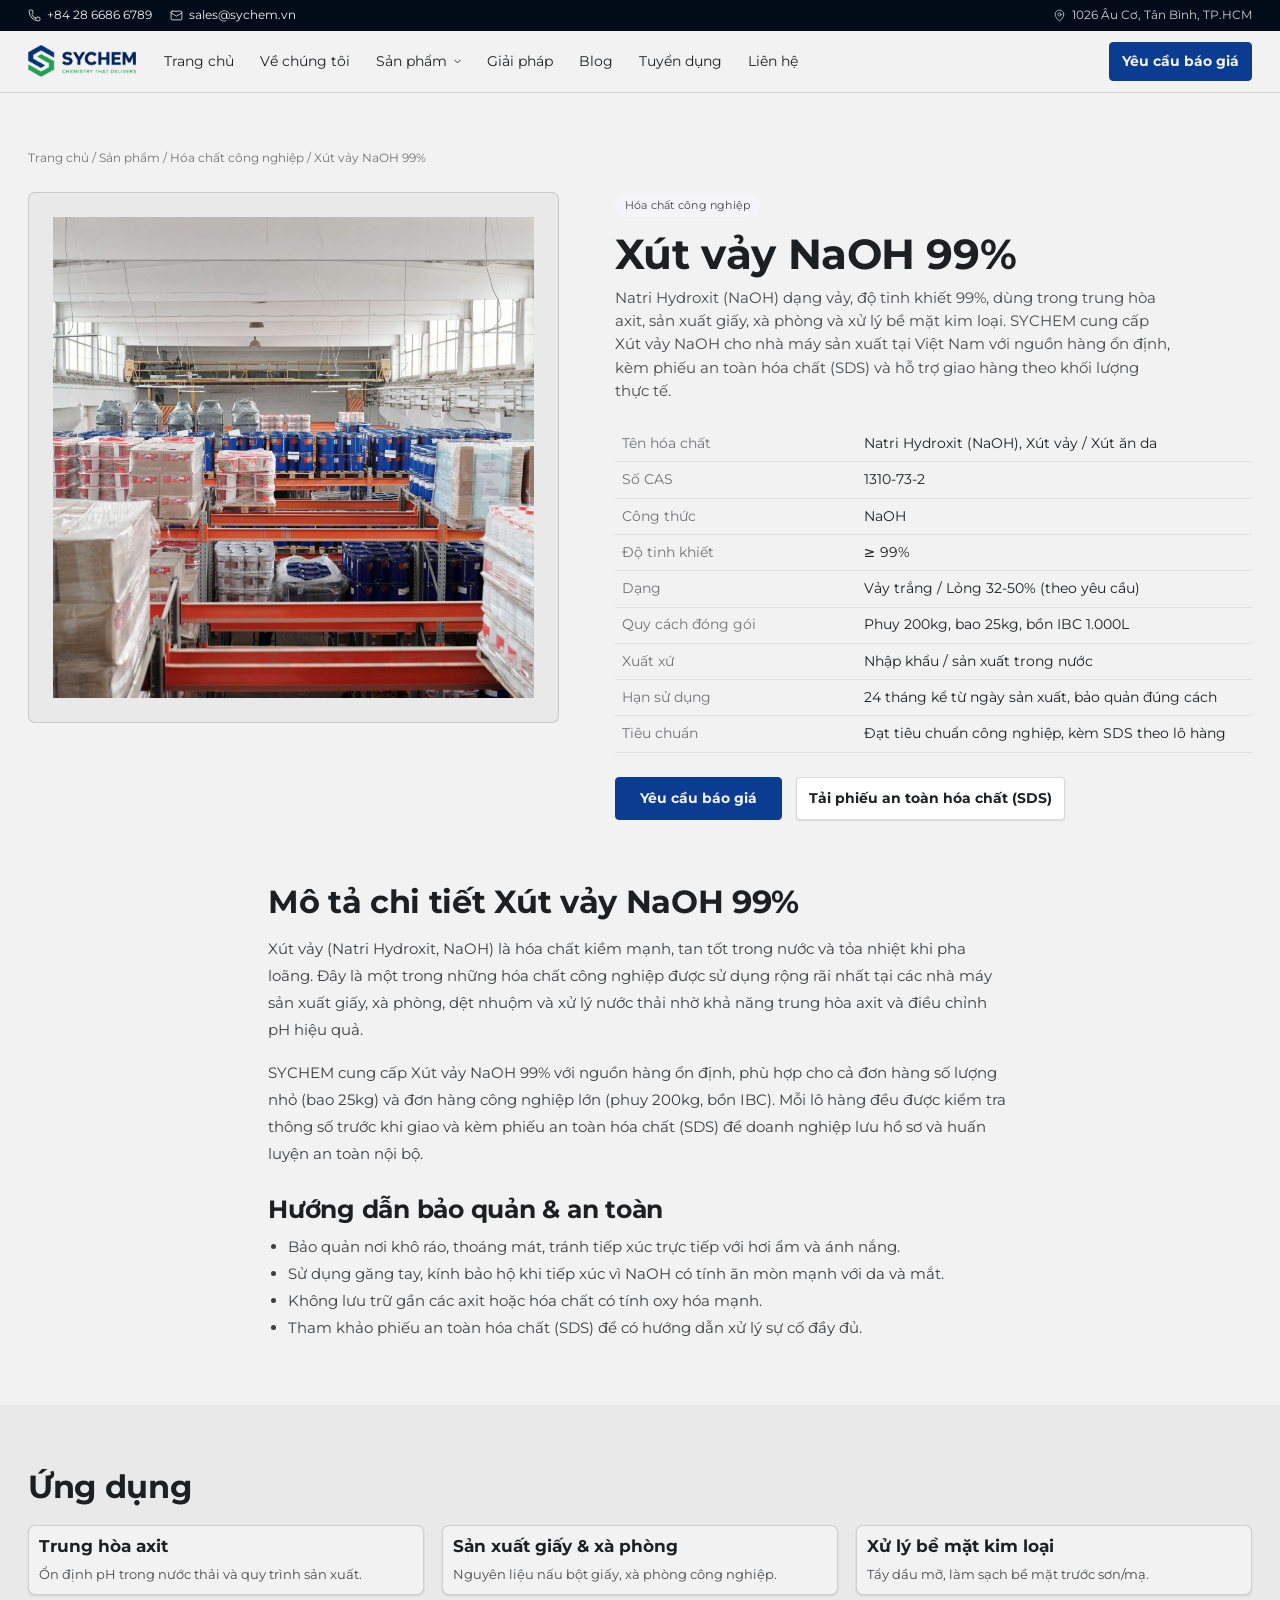
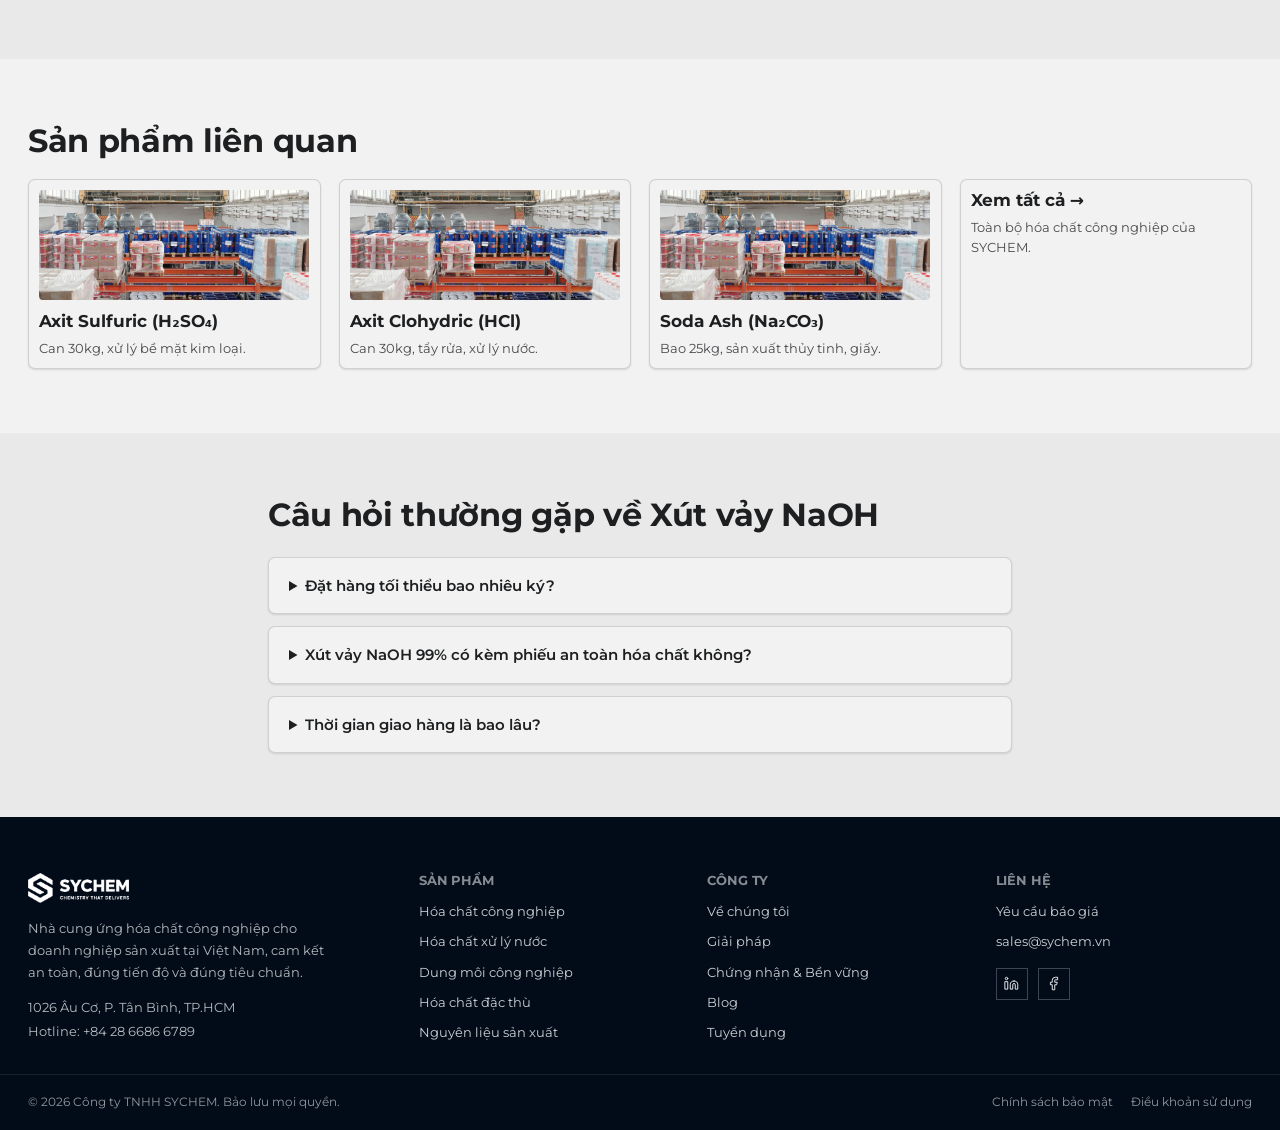
<file: product-detail.html>
<!DOCTYPE html>
<html lang="vi">
<head>
<meta charset="utf-8">
<meta name="viewport" content="width=device-width, initial-scale=1">
<title>Xút vảy NaOH 99% — Hóa chất công nghiệp | SYCHEM</title>
  <meta name="description" content="Thông số kỹ thuật, quy cách đóng gói và báo giá Xút vảy NaOH 99% do SYCHEM cung ứng cho doanh nghiệp sản xuất.">
  <link rel="icon" href="assets/img/16f5f3d59bb861bd.png">
  <link rel="stylesheet" href="assets/css/style.css">
</head>
<body>
<header class="site-header">
  <div class="topbar">
    <div class="topbar-left">
      <span><svg width="13" height="13" viewBox="0 0 24 24" fill="none" stroke="currentColor" stroke-width="1.5" stroke-linecap="round" stroke-linejoin="round"><path d="M13.832 16.568a1 1 0 0 0 1.213-.303l.355-.465A2 2 0 0 1 16.6 15h3.4a2 2 0 0 1 2 2v3a2 2 0 0 1-2 2A18 18 0 0 1 2 4a2 2 0 0 1 2-2h3a2 2 0 0 1 2 2v3.4a2 2 0 0 1-.732 1.548l-.465.355a1 1 0 0 0-.303 1.213 12.035 12.035 0 0 0 7.332 7.332z"></path></svg> +84 28 6686 6789</span>
      <span><svg width="13" height="13" viewBox="0 0 24 24" fill="none" stroke="currentColor" stroke-width="1.5" stroke-linecap="round" stroke-linejoin="round"><path d="m22 7-8.991 5.727a2 2 0 0 1-2.009 0L2 7"></path><rect x="2" y="4" width="20" height="16" rx="2"></rect></svg> sales@sychem.vn</span>
    </div>
    <span class="topbar-right"><svg width="13" height="13" viewBox="0 0 24 24" fill="none" stroke="currentColor" stroke-width="1.5" stroke-linecap="round" stroke-linejoin="round"><path d="M20 10c0 4.993-5.539 10.193-7.399 11.799a1 1 0 0 1-1.202 0C9.539 20.193 4 14.993 4 10a8 8 0 0 1 16 0"></path><circle cx="12" cy="10" r="3"></circle></svg> 1026 Âu Cơ, Tân Bình, TP.HCM</span>
  </div>
  <nav class="nav navbar">
    <a href="index.html" class="nav-brand-link">
      <img src="assets/img/eb1587ac3e5c2446.webp" alt="SYCHEM – Chemistry that delivers" class="nav-logo">
    </a>
    <button type="button" class="nav-toggle" aria-label="Mở menu" aria-expanded="false" aria-controls="nav-links">
      <svg class="icon-burger" width="22" height="22" viewBox="0 0 24 24" fill="none" stroke="currentColor" stroke-width="1.8" stroke-linecap="round" stroke-linejoin="round"><path d="M4 7h16M4 12h16M4 17h16"></path></svg>
    </button>
    <div class="nav-links" id="nav-links">
      <a href="index.html">Trang chủ</a>
      <a href="about.html">Về chúng tôi</a>
      <div class="nav-item has-mega">
        <span class="nav-mega-trigger-wrap">
          <a href="products.html" class="nav-mega-trigger">Sản phẩm
            <svg class="nav-caret" width="11" height="11" viewBox="0 0 24 24" fill="none" stroke="currentColor" stroke-width="2" stroke-linecap="round" stroke-linejoin="round"><path d="m6 9 6 6 6-6"></path></svg>
          </a>
          <button type="button" class="mega-toggle" aria-label="Mở danh mục sản phẩm" aria-expanded="false">
            <svg width="14" height="14" viewBox="0 0 24 24" fill="none" stroke="currentColor" stroke-width="2" stroke-linecap="round" stroke-linejoin="round"><path d="m6 9 6 6 6-6"></path></svg>
          </button>
        </span>
<div class="mega-panel">
        <div class="mega-panel-inner">
          <div class="mega-grid">
          <a href="products.html#hoa-chat-cong-nghiep" class="mega-link">
            <img src="assets/img/product-hoa-chat-cong-nghiep.jpg" alt="Hóa chất công nghiệp" loading="lazy">
            <span class="mega-link-title">Hóa chất công nghiệp</span>
            <span class="mega-link-desc">NaOH, H2SO4, HCl, Soda Ash</span>
          </a>
          <a href="products.html#xu-ly-nuoc" class="mega-link">
            <img src="assets/img/product-xu-ly-nuoc.jpg" alt="Hóa chất xử lý nước" loading="lazy">
            <span class="mega-link-title">Hóa chất xử lý nước</span>
            <span class="mega-link-desc">PAC, Chlorine, Polymer, Phèn nhôm</span>
          </a>
          <a href="products.html#dung-moi" class="mega-link">
            <img src="assets/img/product-dung-moi.jpg" alt="Dung môi công nghiệp" loading="lazy">
            <span class="mega-link-title">Dung môi công nghiệp</span>
            <span class="mega-link-desc">Toluene, Xylene, Acetone, IPA</span>
          </a>
          <a href="products.html#dac-thu" class="mega-link">
            <img src="assets/img/product-dac-thu.jpg" alt="Hóa chất đặc thù" loading="lazy">
            <span class="mega-link-title">Hóa chất đặc thù</span>
            <span class="mega-link-desc">EDTA, chống ăn mòn, phụ gia riêng</span>
          </a>
          <a href="products.html#nguyen-lieu" class="mega-link">
            <img src="assets/img/product-nguyen-lieu.jpg" alt="Nguyên liệu sản xuất" loading="lazy">
            <span class="mega-link-title">Nguyên liệu sản xuất</span>
            <span class="mega-link-desc">CaCO3, TiO2, STPP, Glycerin</span>
          </a>
          </div>
          <a href="products.html" class="mega-viewall">Xem toàn bộ sản phẩm →</a>
        </div>
      </div>
      </div>
      <a href="solutions.html">Giải pháp</a>
      <a href="blog.html">Blog</a>
      <a href="careers.html">Tuyển dụng</a>
      <a href="contact.html">Liên hệ</a>
      <a href="contact.html" class="btn btn-primary nav-cta">Yêu cầu báo giá</a>
    </div>
  </nav>
</header>

<section style="max-width:1280px;margin:0 auto;padding:56px 28px 0">
  <div style="font-size:12px;opacity:.6;margin-bottom:24px"><a href="index.html" style="color:inherit;text-decoration:none">Trang chủ</a> / <a href="products.html" style="color:inherit;text-decoration:none">Sản phẩm</a> / <a href="products.html#hoa-chat-cong-nghiep" style="color:inherit;text-decoration:none">Hóa chất công nghiệp</a> / Xút vảy NaOH 99%</div>
</section>

<section style="max-width:1280px;margin:0 auto;padding:0 28px 64px;display:grid;grid-template-columns:1fr 1.2fr;gap:56px">
  <div class="blueprint" style="aspect-ratio:1/1;background:var(--color-surface);display:flex;align-items:center;justify-content:center;padding:24px"><img src="assets/img/product-detail-hero-naoh.jpg" alt="Xút vảy NaOH 99%" style="width:100%;height:100%;object-fit:cover"></div>
  <div>
    <span class="tag tag-neutral">Hóa chất công nghiệp</span>
    <h1 style="margin:14px 0 8px">Xút vảy NaOH 99%</h1>
    <p style="opacity:.8;max-width:56ch;margin:0 0 24px">Natri Hydroxit (NaOH) dạng vảy, độ tinh khiết 99%, dùng trong trung hòa axit, sản xuất giấy, xà phòng và xử lý bề mặt kim loại. SYCHEM cung cấp Xút vảy NaOH cho nhà máy sản xuất tại Việt Nam với nguồn hàng ổn định, kèm phiếu an toàn hóa chất (SDS) và hỗ trợ giao hàng theo khối lượng thực tế.</p>
    <table class="table" style="margin-bottom:24px">
      <tbody>
        <tr><td style="opacity:.6;width:38%">Tên hóa chất</td><td>Natri Hydroxit (NaOH), Xút vảy / Xút ăn da</td></tr>
        <tr><td style="opacity:.6">Số CAS</td><td>1310-73-2</td></tr>
        <tr><td style="opacity:.6">Công thức</td><td>NaOH</td></tr>
        <tr><td style="opacity:.6">Độ tinh khiết</td><td>≥ 99%</td></tr>
        <tr><td style="opacity:.6">Dạng</td><td>Vảy trắng / Lỏng 32-50% (theo yêu cầu)</td></tr>
        <tr><td style="opacity:.6">Quy cách đóng gói</td><td>Phuy 200kg, bao 25kg, bồn IBC 1.000L</td></tr>
        <tr><td style="opacity:.6">Xuất xứ</td><td>Nhập khẩu / sản xuất trong nước</td></tr>
        <tr><td style="opacity:.6">Hạn sử dụng</td><td>24 tháng kể từ ngày sản xuất, bảo quản đúng cách</td></tr>
        <tr><td style="opacity:.6">Tiêu chuẩn</td><td>Đạt tiêu chuẩn công nghiệp, kèm SDS theo lô hàng</td></tr>
      </tbody>
    </table>
    <div style="display:flex;gap:14px;flex-wrap:wrap">
      <a href="contact.html" class="btn btn-primary" style="padding:12px 24px">Yêu cầu báo giá</a>
      <a href="#" class="btn btn-secondary">Tải phiếu an toàn hóa chất (SDS)</a>
    </div>
  </div>
</section>

<section style="max-width:800px;margin:0 auto;padding:0 28px 64px">
  <h2 style="margin:0 0 16px">Mô tả chi tiết Xút vảy NaOH 99%</h2>
  <p style="font-size:15px;line-height:1.8;opacity:.85;margin:0 0 16px">Xút vảy (Natri Hydroxit, NaOH) là hóa chất kiềm mạnh, tan tốt trong nước và tỏa nhiệt khi pha loãng. Đây là một trong những hóa chất công nghiệp được sử dụng rộng rãi nhất tại các nhà máy sản xuất giấy, xà phòng, dệt nhuộm và xử lý nước thải nhờ khả năng trung hòa axit và điều chỉnh pH hiệu quả.</p>
  <p style="font-size:15px;line-height:1.8;opacity:.85;margin:0 0 16px">SYCHEM cung cấp Xút vảy NaOH 99% với nguồn hàng ổn định, phù hợp cho cả đơn hàng số lượng nhỏ (bao 25kg) và đơn hàng công nghiệp lớn (phuy 200kg, bồn IBC). Mỗi lô hàng đều được kiểm tra thông số trước khi giao và kèm phiếu an toàn hóa chất (SDS) để doanh nghiệp lưu hồ sơ và huấn luyện an toàn nội bộ.</p>
  <h3 style="margin:28px 0 10px">Hướng dẫn bảo quản &amp; an toàn</h3>
  <ul style="font-size:15px;line-height:1.8;opacity:.85;padding-left:20px;margin:0">
    <li>Bảo quản nơi khô ráo, thoáng mát, tránh tiếp xúc trực tiếp với hơi ẩm và ánh nắng.</li>
    <li>Sử dụng găng tay, kính bảo hộ khi tiếp xúc vì NaOH có tính ăn mòn mạnh với da và mắt.</li>
    <li>Không lưu trữ gần các axit hoặc hóa chất có tính oxy hóa mạnh.</li>
    <li>Tham khảo phiếu an toàn hóa chất (SDS) để có hướng dẫn xử lý sự cố đầy đủ.</li>
  </ul>
</section>

<section style="background:var(--color-surface);padding:64px 0">
  <div style="max-width:1280px;margin:0 auto;padding:0 28px">
    <h2 style="margin:0 0 20px">Ứng dụng</h2>
    <div style="display:grid;grid-template-columns:repeat(3,1fr);gap:18px">
      <div class="card blueprint"><i class="corner tl"></i><i class="corner tr"></i><i class="corner bl"></i><i class="corner br"></i><div class="card-title">Trung hòa axit</div><p class="card-body">Ổn định pH trong nước thải và quy trình sản xuất.</p></div>
      <div class="card blueprint"><i class="corner tl"></i><i class="corner tr"></i><i class="corner bl"></i><i class="corner br"></i><div class="card-title">Sản xuất giấy &amp; xà phòng</div><p class="card-body">Nguyên liệu nấu bột giấy, xà phòng công nghiệp.</p></div>
      <div class="card blueprint"><i class="corner tl"></i><i class="corner tr"></i><i class="corner bl"></i><i class="corner br"></i><div class="card-title">Xử lý bề mặt kim loại</div><p class="card-body">Tẩy dầu mỡ, làm sạch bề mặt trước sơn/mạ.</p></div>
    </div>
  </div>
</section>

<section style="max-width:1280px;margin:0 auto;padding:64px 28px">
  <h2 style="margin:0 0 20px">Sản phẩm liên quan</h2>
  <div style="display:grid;grid-template-columns:repeat(4,1fr);gap:18px">
    <a href="product-detail.html" class="card" style="text-decoration:none;color:inherit"><div class="pkg-box" style="height:110px;margin-bottom:4px"><img src="assets/img/product-hoa-chat-cong-nghiep.jpg" alt="Sản phẩm liên quan" loading="lazy"></div><div class="card-title">Axit Sulfuric (H₂SO₄)</div><p class="card-body">Can 30kg, xử lý bề mặt kim loại.</p></a>
    <a href="product-detail.html" class="card" style="text-decoration:none;color:inherit"><div class="pkg-box" style="height:110px;margin-bottom:4px"><img src="assets/img/product-hoa-chat-cong-nghiep.jpg" alt="Sản phẩm liên quan" loading="lazy"></div><div class="card-title">Axit Clohydric (HCl)</div><p class="card-body">Can 30kg, tẩy rửa, xử lý nước.</p></a>
    <a href="product-detail.html" class="card" style="text-decoration:none;color:inherit"><div class="pkg-box" style="height:110px;margin-bottom:4px"><img src="assets/img/product-hoa-chat-cong-nghiep.jpg" alt="Sản phẩm liên quan" loading="lazy"></div><div class="card-title">Soda Ash (Na₂CO₃)</div><p class="card-body">Bao 25kg, sản xuất thủy tinh, giấy.</p></a>
    <a href="products.html#hoa-chat-cong-nghiep" class="card" style="text-decoration:none;color:inherit"><div class="card-title">Xem tất cả →</div><p class="card-body">Toàn bộ hóa chất công nghiệp của SYCHEM.</p></a>
  </div>
</section>

<section style="background:var(--color-surface);padding:64px 0">
  <div style="max-width:800px;margin:0 auto;padding:0 28px">
    <h2 style="margin:0 0 24px">Câu hỏi thường gặp về Xút vảy NaOH</h2>
    <div style="display:flex;flex-direction:column;gap:12px">
      <details class="card" style="padding:16px 20px">
        <summary style="cursor:pointer;font-family:var(--font-heading);font-weight:600;font-size:15px">Đặt hàng tối thiểu bao nhiêu ký?</summary>
        <p style="font-size:14px;opacity:.75;margin:10px 0 0">Có thể đặt từ 1 bao 25kg; đơn hàng theo phuy hoặc bồn IBC được ưu đãi giá tốt hơn.</p>
      </details>
      <details class="card" style="padding:16px 20px">
        <summary style="cursor:pointer;font-family:var(--font-heading);font-weight:600;font-size:15px">Xút vảy NaOH 99% có kèm phiếu an toàn hóa chất không?</summary>
        <p style="font-size:14px;opacity:.75;margin:10px 0 0">Có, mỗi lô hàng SYCHEM giao đều kèm SDS và thông số kiểm định.</p>
      </details>
      <details class="card" style="padding:16px 20px">
        <summary style="cursor:pointer;font-family:var(--font-heading);font-weight:600;font-size:15px">Thời gian giao hàng là bao lâu?</summary>
        <p style="font-size:14px;opacity:.75;margin:10px 0 0">Thông thường 2-5 ngày làm việc tùy khu vực và khối lượng đặt hàng.</p>
      </details>
    </div>
  </div>
</section>

<footer style="background:var(--color-accent-900);color:#f2f4f7">
  <div style="max-width:1280px;margin:0 auto;padding:56px 28px 32px;display:grid;grid-template-columns:1.4fr 1fr 1fr 1fr;gap:32px">
    <div>
      <img src="assets/img/eb1587ac3e5c2446.webp" alt="SYCHEM" style="height:30px;width:auto;filter:brightness(0) invert(1);margin-bottom:14px">
      <p style="font-size:13px;line-height:1.7;opacity:.75;max-width:34ch;margin:0 0 14px">Nhà cung ứng hóa chất công nghiệp cho doanh nghiệp sản xuất tại Việt Nam, cam kết an toàn, đúng tiến độ và đúng tiêu chuẩn.</p>
      <p style="font-size:13px;opacity:.75;margin:0 0 4px">1026 Âu Cơ, P. Tân Bình, TP.HCM</p>
      <p style="font-size:13px;opacity:.75;margin:0">Hotline: +84 28 6686 6789</p>
    </div>
    <div>
      <h6 style="color:#f2f4f7;opacity:.55;margin-bottom:14px">Sản phẩm</h6>
      <div style="display:flex;flex-direction:column;gap:10px;font-size:13px">
        <a href="products.html#hoa-chat-cong-nghiep" style="color:#f2f4f7;opacity:.85;text-decoration:none">Hóa chất công nghiệp</a>
        <a href="products.html#xu-ly-nuoc" style="color:#f2f4f7;opacity:.85;text-decoration:none">Hóa chất xử lý nước</a>
        <a href="products.html#dung-moi" style="color:#f2f4f7;opacity:.85;text-decoration:none">Dung môi công nghiệp</a>
        <a href="products.html#dac-thu" style="color:#f2f4f7;opacity:.85;text-decoration:none">Hóa chất đặc thù</a>
        <a href="products.html#nguyen-lieu" style="color:#f2f4f7;opacity:.85;text-decoration:none">Nguyên liệu sản xuất</a>
      </div>
    </div>
    <div>
      <h6 style="color:#f2f4f7;opacity:.55;margin-bottom:14px">Công ty</h6>
      <div style="display:flex;flex-direction:column;gap:10px;font-size:13px">
        <a href="about.html" style="color:#f2f4f7;opacity:.85;text-decoration:none">Về chúng tôi</a>
        <a href="solutions.html" style="color:#f2f4f7;opacity:.85;text-decoration:none">Giải pháp</a>
        <a href="sustainability.html" style="color:#f2f4f7;opacity:.85;text-decoration:none">Chứng nhận &amp; Bền vững</a>
        <a href="blog.html" style="color:#f2f4f7;opacity:.85;text-decoration:none">Blog</a>
        <a href="careers.html" style="color:#f2f4f7;opacity:.85;text-decoration:none">Tuyển dụng</a>
      </div>
    </div>
    <div>
      <h6 style="color:#f2f4f7;opacity:.55;margin-bottom:14px">Liên hệ</h6>
      <div style="display:flex;flex-direction:column;gap:10px;font-size:13px;margin-bottom:16px">
        <a href="contact.html" style="color:#f2f4f7;opacity:.85;text-decoration:none">Yêu cầu báo giá</a>
        <a href="mailto:sales@sychem.vn" style="color:#f2f4f7;opacity:.85;text-decoration:none">sales@sychem.vn</a>
      </div>
      <div style="display:flex;gap:10px">
        <a href="#" aria-label="LinkedIn" style="width:32px;height:32px;display:flex;align-items:center;justify-content:center;border:1px solid rgba(242,244,247,.25);color:#f2f4f7;text-decoration:none"><svg width="15" height="15" viewBox="0 0 24 24" fill="none" stroke="currentColor" stroke-width="1.5" stroke-linecap="round" stroke-linejoin="round"><path d="M16 8a6 6 0 0 1 6 6v7h-4v-7a2 2 0 0 0-2-2 2 2 0 0 0-2 2v7h-4v-7a6 6 0 0 1 6-6z"></path><rect width="4" height="12" x="2" y="9"></rect><circle cx="4" cy="4" r="2"></circle></svg></a>
        <a href="#" aria-label="Facebook" style="width:32px;height:32px;display:flex;align-items:center;justify-content:center;border:1px solid rgba(242,244,247,.25);color:#f2f4f7;text-decoration:none"><svg width="15" height="15" viewBox="0 0 24 24" fill="none" stroke="currentColor" stroke-width="1.5" stroke-linecap="round" stroke-linejoin="round"><path d="M18 2h-3a5 5 0 0 0-5 5v3H7v4h3v8h4v-8h3l1-4h-4V7a1 1 0 0 1 1-1h3z"></path></svg></a>
      </div>
    </div>
  </div>
  <div style="max-width:1280px;margin:0 auto;padding:18px 28px;border-top:1px solid rgba(242,244,247,.15);display:flex;justify-content:space-between;flex-wrap:wrap;gap:8px;font-size:12px;opacity:.6">
    <span>© 2026 Công ty TNHH SYCHEM. Bảo lưu mọi quyền.</span>
    <div style="display:flex;gap:18px">
      <a href="#" style="color:#f2f4f7;text-decoration:none">Chính sách bảo mật</a>
      <a href="#" style="color:#f2f4f7;text-decoration:none">Điều khoản sử dụng</a>
    </div>
  </div>
</footer>
<script src="assets/js/site.js" defer></script>
</body>
</html>
</file>
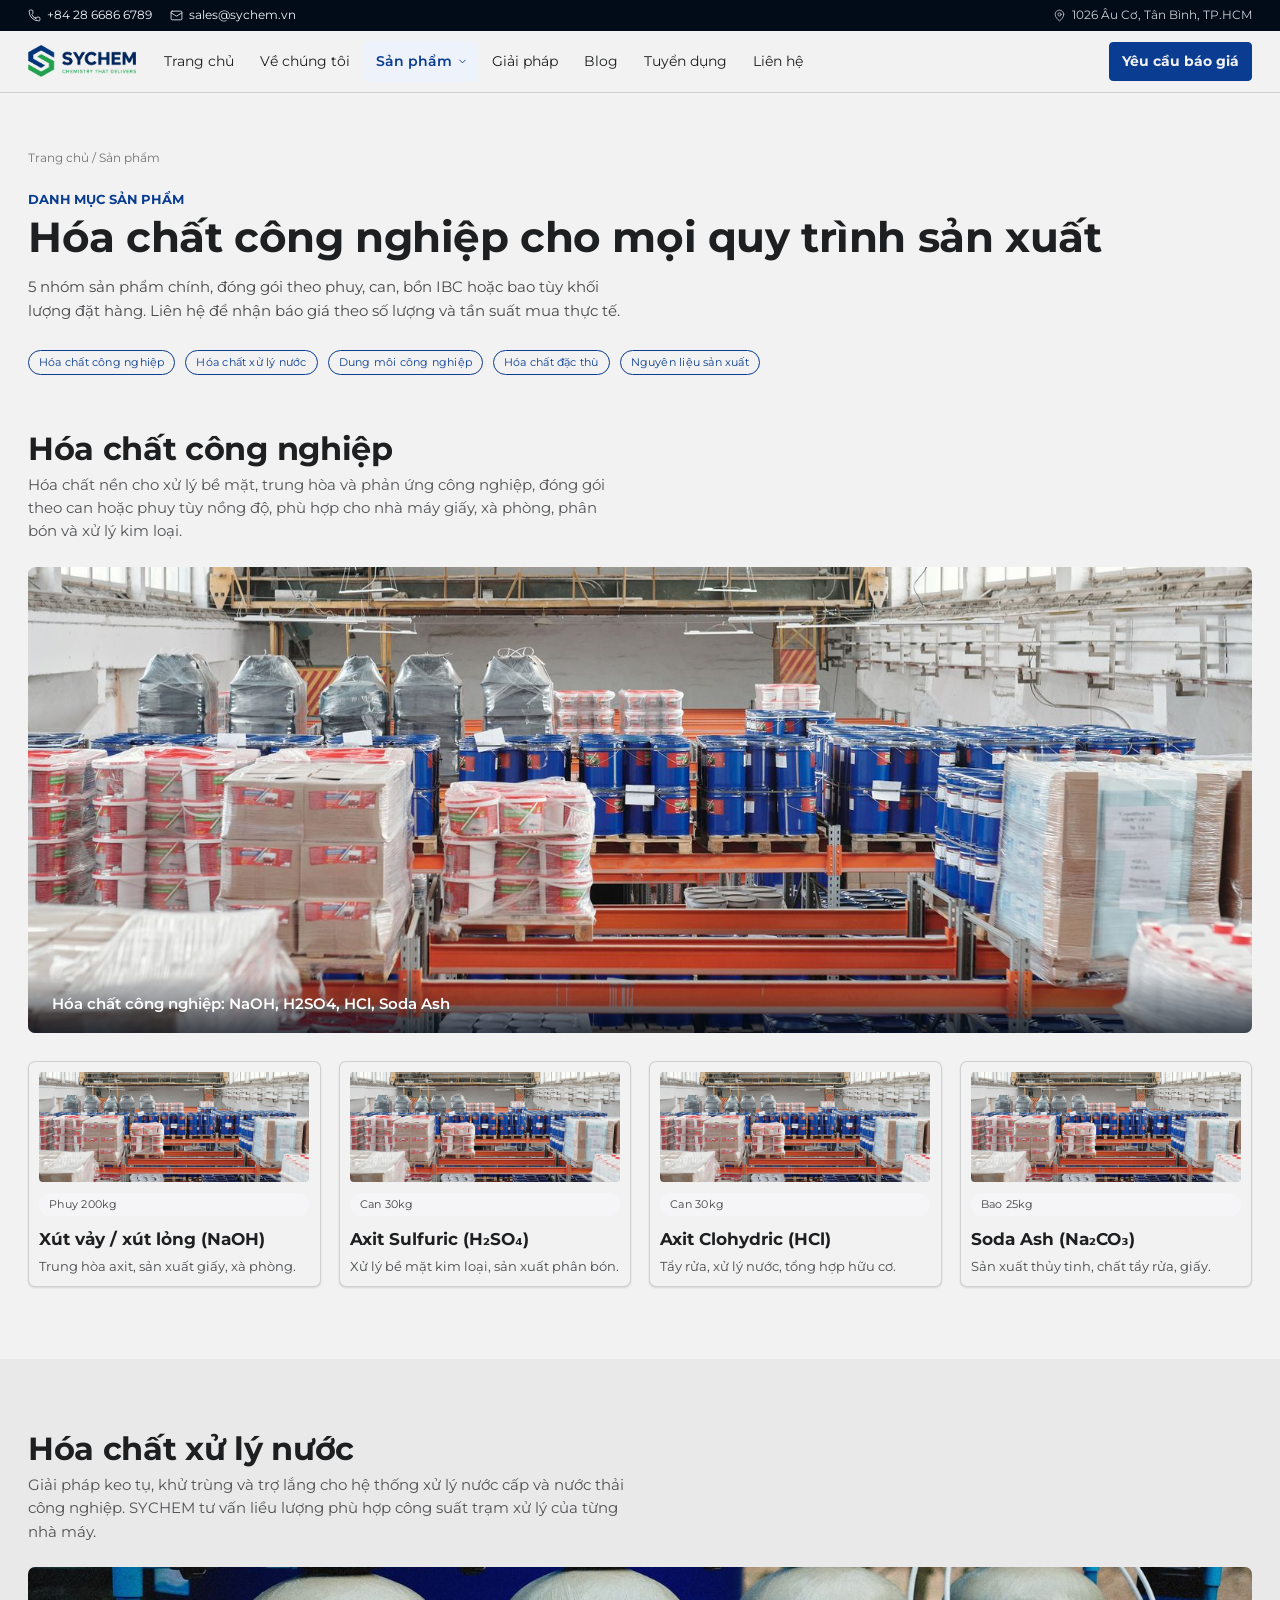
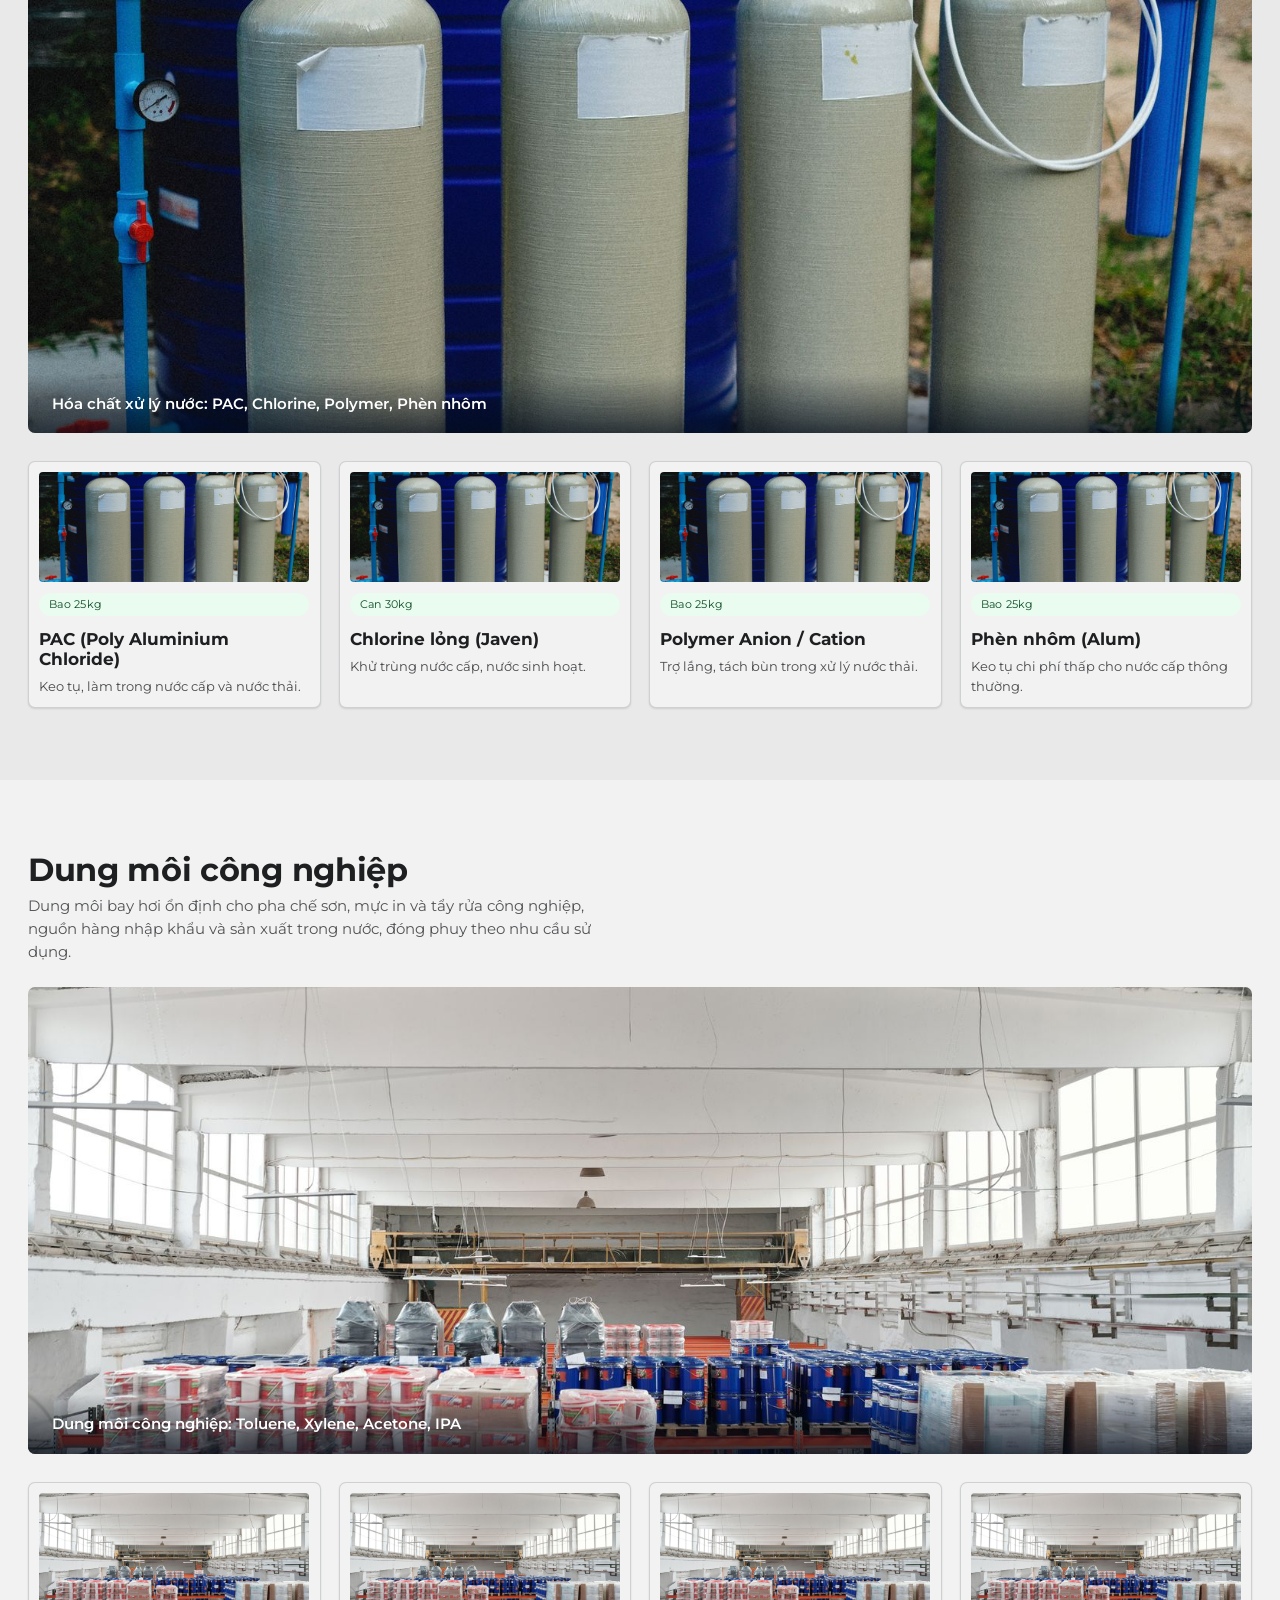
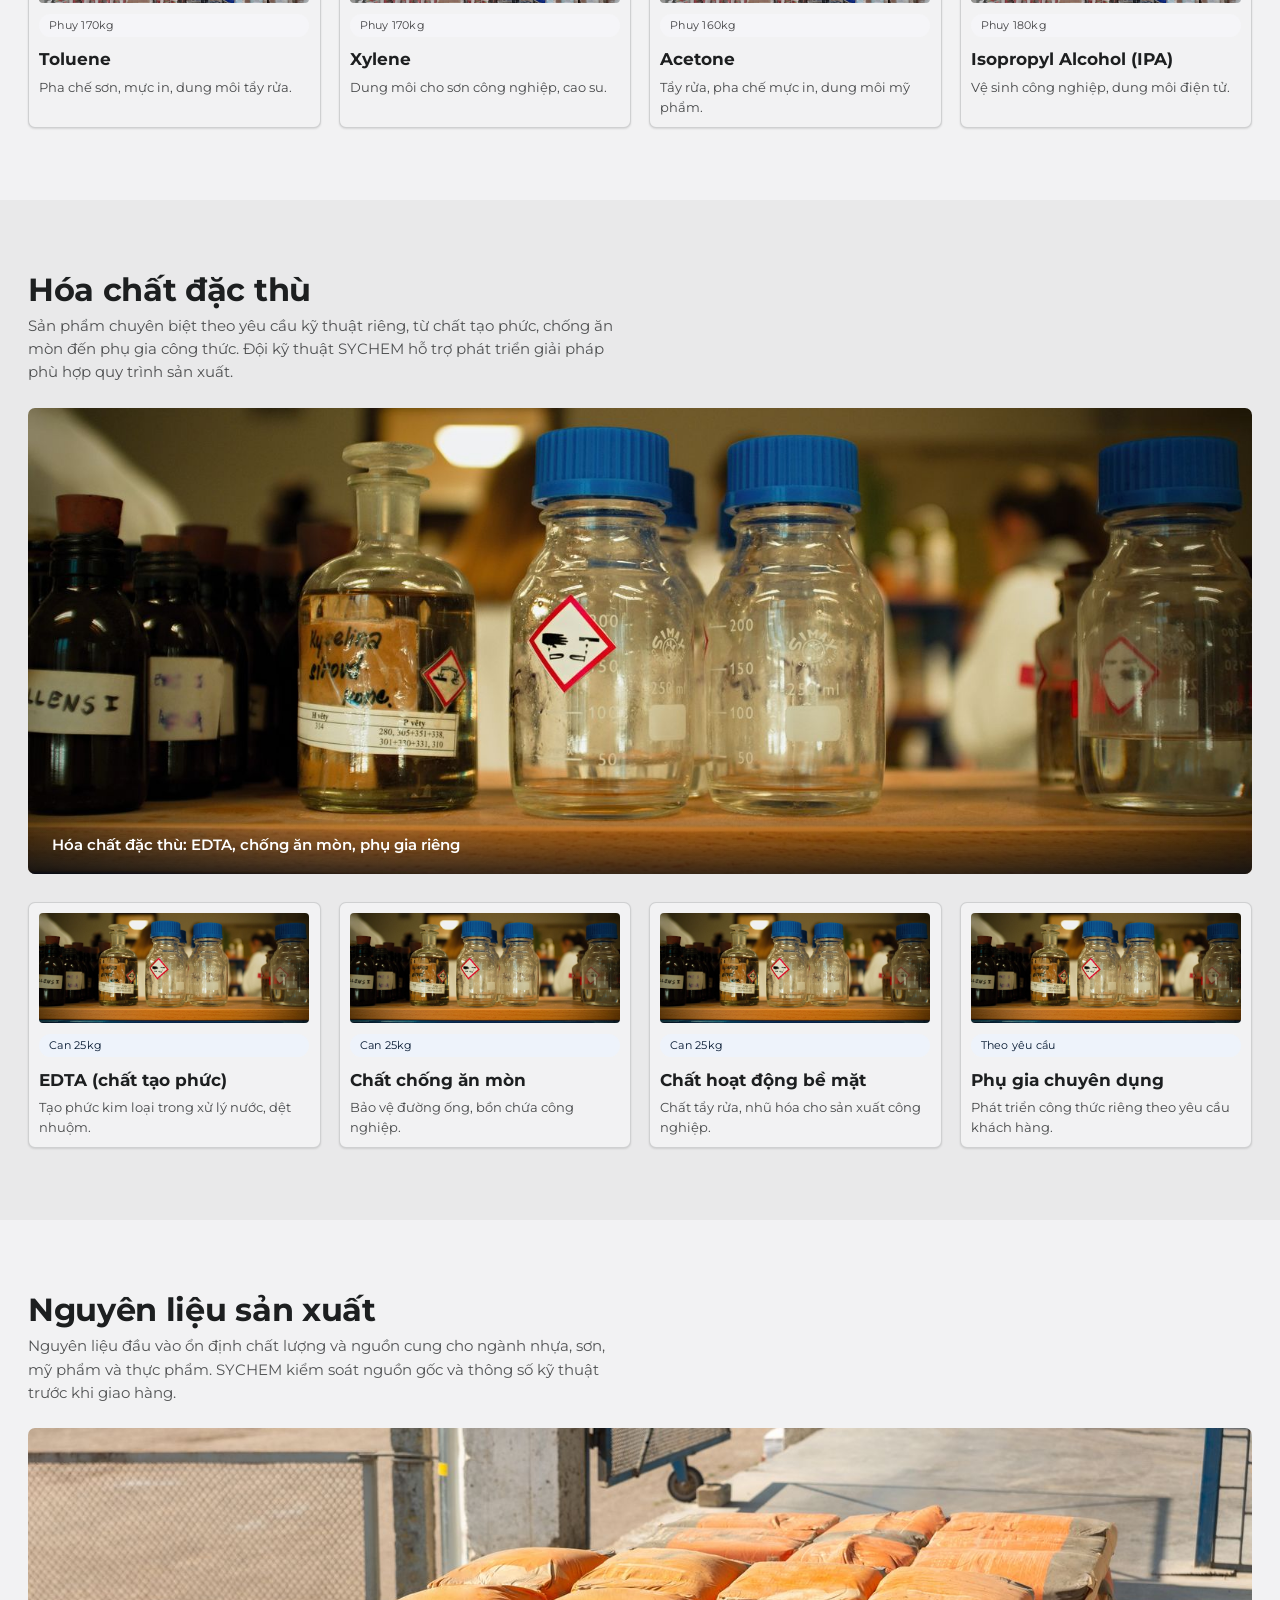
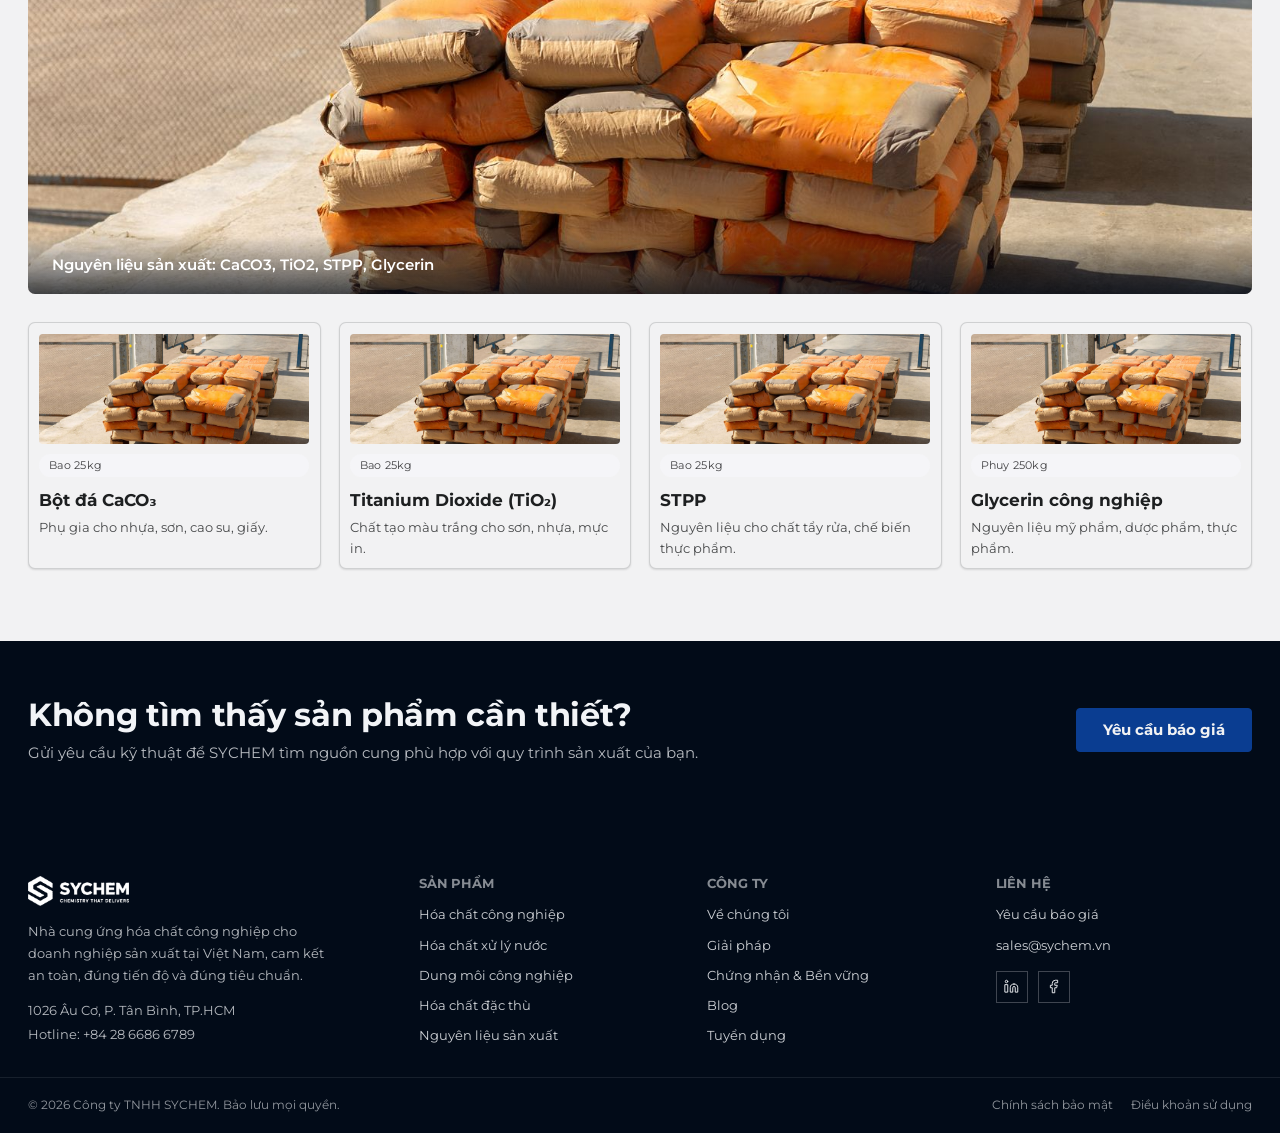
<file: products.html>
<!DOCTYPE html>
<html lang="vi">
<head>
<meta charset="utf-8">
<meta name="viewport" content="width=device-width, initial-scale=1">
<title>Sản phẩm hóa chất công nghiệp — SYCHEM</title>
  <meta name="description" content="Danh mục hóa chất công nghiệp, hóa chất xử lý nước, dung môi, hóa chất đặc thù và nguyên liệu sản xuất do SYCHEM cung ứng cho doanh nghiệp B2B.">
  <link rel="icon" href="assets/img/16f5f3d59bb861bd.png">
  <link rel="stylesheet" href="assets/css/style.css">
</head>
<body>
<header class="site-header">
  <div class="topbar">
    <div class="topbar-left">
      <span><svg width="13" height="13" viewBox="0 0 24 24" fill="none" stroke="currentColor" stroke-width="1.5" stroke-linecap="round" stroke-linejoin="round"><path d="M13.832 16.568a1 1 0 0 0 1.213-.303l.355-.465A2 2 0 0 1 16.6 15h3.4a2 2 0 0 1 2 2v3a2 2 0 0 1-2 2A18 18 0 0 1 2 4a2 2 0 0 1 2-2h3a2 2 0 0 1 2 2v3.4a2 2 0 0 1-.732 1.548l-.465.355a1 1 0 0 0-.303 1.213 12.035 12.035 0 0 0 7.332 7.332z"></path></svg> +84 28 6686 6789</span>
      <span><svg width="13" height="13" viewBox="0 0 24 24" fill="none" stroke="currentColor" stroke-width="1.5" stroke-linecap="round" stroke-linejoin="round"><path d="m22 7-8.991 5.727a2 2 0 0 1-2.009 0L2 7"></path><rect x="2" y="4" width="20" height="16" rx="2"></rect></svg> sales@sychem.vn</span>
    </div>
    <span class="topbar-right"><svg width="13" height="13" viewBox="0 0 24 24" fill="none" stroke="currentColor" stroke-width="1.5" stroke-linecap="round" stroke-linejoin="round"><path d="M20 10c0 4.993-5.539 10.193-7.399 11.799a1 1 0 0 1-1.202 0C9.539 20.193 4 14.993 4 10a8 8 0 0 1 16 0"></path><circle cx="12" cy="10" r="3"></circle></svg> 1026 Âu Cơ, Tân Bình, TP.HCM</span>
  </div>
  <nav class="nav navbar">
    <a href="index.html" class="nav-brand-link">
      <img src="assets/img/eb1587ac3e5c2446.webp" alt="SYCHEM – Chemistry that delivers" class="nav-logo">
    </a>
    <button type="button" class="nav-toggle" aria-label="Mở menu" aria-expanded="false" aria-controls="nav-links">
      <svg class="icon-burger" width="22" height="22" viewBox="0 0 24 24" fill="none" stroke="currentColor" stroke-width="1.8" stroke-linecap="round" stroke-linejoin="round"><path d="M4 7h16M4 12h16M4 17h16"></path></svg>
    </button>
    <div class="nav-links" id="nav-links">
      <a href="index.html">Trang chủ</a>
      <a href="about.html">Về chúng tôi</a>
      <div class="nav-item has-mega">
        <span class="nav-mega-trigger-wrap">
          <a href="products.html" aria-current="page" class="nav-mega-trigger">Sản phẩm
            <svg class="nav-caret" width="11" height="11" viewBox="0 0 24 24" fill="none" stroke="currentColor" stroke-width="2" stroke-linecap="round" stroke-linejoin="round"><path d="m6 9 6 6 6-6"></path></svg>
          </a>
          <button type="button" class="mega-toggle" aria-label="Mở danh mục sản phẩm" aria-expanded="false">
            <svg width="14" height="14" viewBox="0 0 24 24" fill="none" stroke="currentColor" stroke-width="2" stroke-linecap="round" stroke-linejoin="round"><path d="m6 9 6 6 6-6"></path></svg>
          </button>
        </span>
<div class="mega-panel">
        <div class="mega-panel-inner">
          <div class="mega-grid">
          <a href="products.html#hoa-chat-cong-nghiep" class="mega-link">
            <img src="assets/img/product-hoa-chat-cong-nghiep.jpg" alt="Hóa chất công nghiệp" loading="lazy">
            <span class="mega-link-title">Hóa chất công nghiệp</span>
            <span class="mega-link-desc">NaOH, H2SO4, HCl, Soda Ash</span>
          </a>
          <a href="products.html#xu-ly-nuoc" class="mega-link">
            <img src="assets/img/product-xu-ly-nuoc.jpg" alt="Hóa chất xử lý nước" loading="lazy">
            <span class="mega-link-title">Hóa chất xử lý nước</span>
            <span class="mega-link-desc">PAC, Chlorine, Polymer, Phèn nhôm</span>
          </a>
          <a href="products.html#dung-moi" class="mega-link">
            <img src="assets/img/product-dung-moi.jpg" alt="Dung môi công nghiệp" loading="lazy">
            <span class="mega-link-title">Dung môi công nghiệp</span>
            <span class="mega-link-desc">Toluene, Xylene, Acetone, IPA</span>
          </a>
          <a href="products.html#dac-thu" class="mega-link">
            <img src="assets/img/product-dac-thu.jpg" alt="Hóa chất đặc thù" loading="lazy">
            <span class="mega-link-title">Hóa chất đặc thù</span>
            <span class="mega-link-desc">EDTA, chống ăn mòn, phụ gia riêng</span>
          </a>
          <a href="products.html#nguyen-lieu" class="mega-link">
            <img src="assets/img/product-nguyen-lieu.jpg" alt="Nguyên liệu sản xuất" loading="lazy">
            <span class="mega-link-title">Nguyên liệu sản xuất</span>
            <span class="mega-link-desc">CaCO3, TiO2, STPP, Glycerin</span>
          </a>
          </div>
          <a href="products.html" class="mega-viewall">Xem toàn bộ sản phẩm →</a>
        </div>
      </div>
      </div>
      <a href="solutions.html">Giải pháp</a>
      <a href="blog.html">Blog</a>
      <a href="careers.html">Tuyển dụng</a>
      <a href="contact.html">Liên hệ</a>
      <a href="contact.html" class="btn btn-primary nav-cta">Yêu cầu báo giá</a>
    </div>
  </nav>
</header>

<section style="max-width:1280px;margin:0 auto;padding:56px 28px 0">
  <div style="font-size:12px;opacity:.6;margin-bottom:24px"><a href="index.html" style="color:inherit;text-decoration:none">Trang chủ</a> / Sản phẩm</div>
  <h6 style="color:var(--color-accent);margin-bottom:8px">Danh mục sản phẩm</h6>
  <h1 style="margin:0 0 14px">Hóa chất công nghiệp cho mọi quy trình sản xuất</h1>
  <p style="opacity:.8;max-width:60ch;margin:0 0 28px">5 nhóm sản phẩm chính, đóng gói theo phuy, can, bồn IBC hoặc bao tùy khối lượng đặt hàng. Liên hệ để nhận báo giá theo số lượng và tần suất mua thực tế.</p>
  <div style="display:flex;gap:10px;flex-wrap:wrap;margin-bottom:56px">
    <a href="#hoa-chat-cong-nghiep" class="tag tag-outline" style="text-decoration:none">Hóa chất công nghiệp</a>
    <a href="#xu-ly-nuoc" class="tag tag-outline" style="text-decoration:none">Hóa chất xử lý nước</a>
    <a href="#dung-moi" class="tag tag-outline" style="text-decoration:none">Dung môi công nghiệp</a>
    <a href="#dac-thu" class="tag tag-outline" style="text-decoration:none">Hóa chất đặc thù</a>
    <a href="#nguyen-lieu" class="tag tag-outline" style="text-decoration:none">Nguyên liệu sản xuất</a>
  </div>
</section>

<section id="hoa-chat-cong-nghiep" style="max-width:1280px;margin:0 auto;padding:0 28px 72px;scroll-margin-top:100px">
  <h2 style="margin:0 0 6px">Hóa chất công nghiệp</h2>
  <p style="opacity:.75;max-width:60ch;margin:0 0 24px">Hóa chất nền cho xử lý bề mặt, trung hòa và phản ứng công nghiệp, đóng gói theo can hoặc phuy tùy nồng độ, phù hợp cho nhà máy giấy, xà phòng, phân bón và xử lý kim loại.</p>
  <div class="cat-banner"><img src="assets/img/product-hoa-chat-cong-nghiep.jpg" alt="Hóa chất công nghiệp" loading="lazy"><div class="cat-banner-caption">Hóa chất công nghiệp: NaOH, H2SO4, HCl, Soda Ash</div></div>
  <div style="display:grid;grid-template-columns:repeat(4,1fr);gap:18px">
    <a href="product-detail.html" class="card" style="text-decoration:none;color:inherit">
      <div class="pkg-box"><img src="assets/img/product-hoa-chat-cong-nghiep.jpg" alt="Hóa chất công nghiệp" loading="lazy"></div>
      <span class="tag tag-neutral">Phuy 200kg</span><div class="card-title" style="margin-top:6px">Xút vảy / xút lỏng (NaOH)</div><p class="card-body">Trung hòa axit, sản xuất giấy, xà phòng.</p></a>
    <a href="product-detail.html" class="card" style="text-decoration:none;color:inherit">
      <div class="pkg-box"><img src="assets/img/product-hoa-chat-cong-nghiep.jpg" alt="Hóa chất công nghiệp" loading="lazy"></div>
      <span class="tag tag-neutral">Can 30kg</span><div class="card-title" style="margin-top:6px">Axit Sulfuric (H₂SO₄)</div><p class="card-body">Xử lý bề mặt kim loại, sản xuất phân bón.</p></a>
    <a href="product-detail.html" class="card" style="text-decoration:none;color:inherit">
      <div class="pkg-box"><img src="assets/img/product-hoa-chat-cong-nghiep.jpg" alt="Hóa chất công nghiệp" loading="lazy"></div>
      <span class="tag tag-neutral">Can 30kg</span><div class="card-title" style="margin-top:6px">Axit Clohydric (HCl)</div><p class="card-body">Tẩy rửa, xử lý nước, tổng hợp hữu cơ.</p></a>
    <a href="product-detail.html" class="card" style="text-decoration:none;color:inherit">
      <div class="pkg-box"><img src="assets/img/product-hoa-chat-cong-nghiep.jpg" alt="Hóa chất công nghiệp" loading="lazy"></div>
      <span class="tag tag-neutral">Bao 25kg</span><div class="card-title" style="margin-top:6px">Soda Ash (Na₂CO₃)</div><p class="card-body">Sản xuất thủy tinh, chất tẩy rửa, giấy.</p></a>
  </div>
</section>

<section id="xu-ly-nuoc" style="background:var(--color-surface);padding:72px 0;scroll-margin-top:100px">
  <div style="max-width:1280px;margin:0 auto;padding:0 28px">
    <h2 style="margin:0 0 6px">Hóa chất xử lý nước</h2>
    <p style="opacity:.75;max-width:60ch;margin:0 0 24px">Giải pháp keo tụ, khử trùng và trợ lắng cho hệ thống xử lý nước cấp và nước thải công nghiệp. SYCHEM tư vấn liều lượng phù hợp công suất trạm xử lý của từng nhà máy.</p>
    <div class="cat-banner"><img src="assets/img/product-xu-ly-nuoc.jpg" alt="Hóa chất xử lý nước" loading="lazy"><div class="cat-banner-caption">Hóa chất xử lý nước: PAC, Chlorine, Polymer, Phèn nhôm</div></div>
  <div style="display:grid;grid-template-columns:repeat(4,1fr);gap:18px">
      <a href="product-detail.html" class="card" style="text-decoration:none;color:inherit">
        <div class="pkg-box"><img src="assets/img/product-xu-ly-nuoc.jpg" alt="Hóa chất xử lý nước" loading="lazy"></div>
        <span class="tag tag-accent-2">Bao 25kg</span><div class="card-title" style="margin-top:6px">PAC (Poly Aluminium Chloride)</div><p class="card-body">Keo tụ, làm trong nước cấp và nước thải.</p></a>
      <a href="product-detail.html" class="card" style="text-decoration:none;color:inherit">
        <div class="pkg-box"><img src="assets/img/product-xu-ly-nuoc.jpg" alt="Hóa chất xử lý nước" loading="lazy"></div>
        <span class="tag tag-accent-2">Can 30kg</span><div class="card-title" style="margin-top:6px">Chlorine lỏng (Javen)</div><p class="card-body">Khử trùng nước cấp, nước sinh hoạt.</p></a>
      <a href="product-detail.html" class="card" style="text-decoration:none;color:inherit">
        <div class="pkg-box"><img src="assets/img/product-xu-ly-nuoc.jpg" alt="Hóa chất xử lý nước" loading="lazy"></div>
        <span class="tag tag-accent-2">Bao 25kg</span><div class="card-title" style="margin-top:6px">Polymer Anion / Cation</div><p class="card-body">Trợ lắng, tách bùn trong xử lý nước thải.</p></a>
      <a href="product-detail.html" class="card" style="text-decoration:none;color:inherit">
        <div class="pkg-box"><img src="assets/img/product-xu-ly-nuoc.jpg" alt="Hóa chất xử lý nước" loading="lazy"></div>
        <span class="tag tag-accent-2">Bao 25kg</span><div class="card-title" style="margin-top:6px">Phèn nhôm (Alum)</div><p class="card-body">Keo tụ chi phí thấp cho nước cấp thông thường.</p></a>
    </div>
  </div>
</section>

<section id="dung-moi" style="max-width:1280px;margin:0 auto;padding:72px 28px;scroll-margin-top:100px">
  <h2 style="margin:0 0 6px">Dung môi công nghiệp</h2>
  <p style="opacity:.75;max-width:60ch;margin:0 0 24px">Dung môi bay hơi ổn định cho pha chế sơn, mực in và tẩy rửa công nghiệp, nguồn hàng nhập khẩu và sản xuất trong nước, đóng phuy theo nhu cầu sử dụng.</p>
  <div class="cat-banner"><img src="assets/img/product-dung-moi.jpg" alt="Dung môi công nghiệp" loading="lazy"><div class="cat-banner-caption">Dung môi công nghiệp: Toluene, Xylene, Acetone, IPA</div></div>
  <div style="display:grid;grid-template-columns:repeat(4,1fr);gap:18px">
    <a href="product-detail.html" class="card" style="text-decoration:none;color:inherit">
      <div class="pkg-box"><img src="assets/img/product-dung-moi.jpg" alt="Dung môi công nghiệp" loading="lazy"></div>
      <span class="tag tag-neutral">Phuy 170kg</span><div class="card-title" style="margin-top:6px">Toluene</div><p class="card-body">Pha chế sơn, mực in, dung môi tẩy rửa.</p></a>
    <a href="product-detail.html" class="card" style="text-decoration:none;color:inherit">
      <div class="pkg-box"><img src="assets/img/product-dung-moi.jpg" alt="Dung môi công nghiệp" loading="lazy"></div>
      <span class="tag tag-neutral">Phuy 170kg</span><div class="card-title" style="margin-top:6px">Xylene</div><p class="card-body">Dung môi cho sơn công nghiệp, cao su.</p></a>
    <a href="product-detail.html" class="card" style="text-decoration:none;color:inherit">
      <div class="pkg-box"><img src="assets/img/product-dung-moi.jpg" alt="Dung môi công nghiệp" loading="lazy"></div>
      <span class="tag tag-neutral">Phuy 160kg</span><div class="card-title" style="margin-top:6px">Acetone</div><p class="card-body">Tẩy rửa, pha chế mực in, dung môi mỹ phẩm.</p></a>
    <a href="product-detail.html" class="card" style="text-decoration:none;color:inherit">
      <div class="pkg-box"><img src="assets/img/product-dung-moi.jpg" alt="Dung môi công nghiệp" loading="lazy"></div>
      <span class="tag tag-neutral">Phuy 180kg</span><div class="card-title" style="margin-top:6px">Isopropyl Alcohol (IPA)</div><p class="card-body">Vệ sinh công nghiệp, dung môi điện tử.</p></a>
  </div>
</section>

<section id="dac-thu" style="background:var(--color-surface);padding:72px 0;scroll-margin-top:100px">
  <div style="max-width:1280px;margin:0 auto;padding:0 28px">
    <h2 style="margin:0 0 6px">Hóa chất đặc thù</h2>
    <p style="opacity:.75;max-width:60ch;margin:0 0 24px">Sản phẩm chuyên biệt theo yêu cầu kỹ thuật riêng, từ chất tạo phức, chống ăn mòn đến phụ gia công thức. Đội kỹ thuật SYCHEM hỗ trợ phát triển giải pháp phù hợp quy trình sản xuất.</p>
    <div class="cat-banner"><img src="assets/img/product-dac-thu.jpg" alt="Hóa chất đặc thù" loading="lazy"><div class="cat-banner-caption">Hóa chất đặc thù: EDTA, chống ăn mòn, phụ gia riêng</div></div>
  <div style="display:grid;grid-template-columns:repeat(4,1fr);gap:18px">
      <a href="product-detail.html" class="card" style="text-decoration:none;color:inherit">
        <div class="pkg-box"><img src="assets/img/product-dac-thu.jpg" alt="Hóa chất đặc thù" loading="lazy"></div>
        <span class="tag tag-accent">Can 25kg</span><div class="card-title" style="margin-top:6px">EDTA (chất tạo phức)</div><p class="card-body">Tạo phức kim loại trong xử lý nước, dệt nhuộm.</p></a>
      <a href="product-detail.html" class="card" style="text-decoration:none;color:inherit">
        <div class="pkg-box"><img src="assets/img/product-dac-thu.jpg" alt="Hóa chất đặc thù" loading="lazy"></div>
        <span class="tag tag-accent">Can 25kg</span><div class="card-title" style="margin-top:6px">Chất chống ăn mòn</div><p class="card-body">Bảo vệ đường ống, bồn chứa công nghiệp.</p></a>
      <a href="product-detail.html" class="card" style="text-decoration:none;color:inherit">
        <div class="pkg-box"><img src="assets/img/product-dac-thu.jpg" alt="Hóa chất đặc thù" loading="lazy"></div>
        <span class="tag tag-accent">Can 25kg</span><div class="card-title" style="margin-top:6px">Chất hoạt động bề mặt</div><p class="card-body">Chất tẩy rửa, nhũ hóa cho sản xuất công nghiệp.</p></a>
      <a href="product-detail.html" class="card" style="text-decoration:none;color:inherit">
        <div class="pkg-box"><img src="assets/img/product-dac-thu.jpg" alt="Hóa chất đặc thù" loading="lazy"></div>
        <span class="tag tag-accent">Theo yêu cầu</span><div class="card-title" style="margin-top:6px">Phụ gia chuyên dụng</div><p class="card-body">Phát triển công thức riêng theo yêu cầu khách hàng.</p></a>
    </div>
  </div>
</section>

<section id="nguyen-lieu" style="max-width:1280px;margin:0 auto;padding:72px 28px;scroll-margin-top:100px">
  <h2 style="margin:0 0 6px">Nguyên liệu sản xuất</h2>
  <p style="opacity:.75;max-width:60ch;margin:0 0 24px">Nguyên liệu đầu vào ổn định chất lượng và nguồn cung cho ngành nhựa, sơn, mỹ phẩm và thực phẩm. SYCHEM kiểm soát nguồn gốc và thông số kỹ thuật trước khi giao hàng.</p>
  <div class="cat-banner"><img src="assets/img/product-nguyen-lieu.jpg" alt="Nguyên liệu sản xuất" loading="lazy"><div class="cat-banner-caption">Nguyên liệu sản xuất: CaCO3, TiO2, STPP, Glycerin</div></div>
  <div style="display:grid;grid-template-columns:repeat(4,1fr);gap:18px">
    <a href="product-detail.html" class="card" style="text-decoration:none;color:inherit">
      <div class="pkg-box"><img src="assets/img/product-nguyen-lieu.jpg" alt="Nguyên liệu sản xuất" loading="lazy"></div>
      <span class="tag tag-neutral">Bao 25kg</span><div class="card-title" style="margin-top:6px">Bột đá CaCO₃</div><p class="card-body">Phụ gia cho nhựa, sơn, cao su, giấy.</p></a>
    <a href="product-detail.html" class="card" style="text-decoration:none;color:inherit">
      <div class="pkg-box"><img src="assets/img/product-nguyen-lieu.jpg" alt="Nguyên liệu sản xuất" loading="lazy"></div>
      <span class="tag tag-neutral">Bao 25kg</span><div class="card-title" style="margin-top:6px">Titanium Dioxide (TiO₂)</div><p class="card-body">Chất tạo màu trắng cho sơn, nhựa, mực in.</p></a>
    <a href="product-detail.html" class="card" style="text-decoration:none;color:inherit">
      <div class="pkg-box"><img src="assets/img/product-nguyen-lieu.jpg" alt="Nguyên liệu sản xuất" loading="lazy"></div>
      <span class="tag tag-neutral">Bao 25kg</span><div class="card-title" style="margin-top:6px">STPP</div><p class="card-body">Nguyên liệu cho chất tẩy rửa, chế biến thực phẩm.</p></a>
    <a href="product-detail.html" class="card" style="text-decoration:none;color:inherit">
      <div class="pkg-box"><img src="assets/img/product-nguyen-lieu.jpg" alt="Nguyên liệu sản xuất" loading="lazy"></div>
      <span class="tag tag-neutral">Phuy 250kg</span><div class="card-title" style="margin-top:6px">Glycerin công nghiệp</div><p class="card-body">Nguyên liệu mỹ phẩm, dược phẩm, thực phẩm.</p></a>
  </div>
</section>

<section style="background:var(--color-accent-900);color:#f2f4f7">
  <div style="max-width:1280px;margin:0 auto;padding:56px 28px;display:flex;justify-content:space-between;align-items:center;gap:24px;flex-wrap:wrap">
    <div>
      <h2 style="margin:0 0 8px;color:#f2f4f7">Không tìm thấy sản phẩm cần thiết?</h2>
      <p style="opacity:.75;margin:0">Gửi yêu cầu kỹ thuật để SYCHEM tìm nguồn cung phù hợp với quy trình sản xuất của bạn.</p>
    </div>
    <a href="contact.html" class="btn btn-primary" style="padding:12px 26px;font-size:15px;flex:none">Yêu cầu báo giá</a>
  </div>
</section>

<footer style="background:var(--color-accent-900);color:#f2f4f7">
  <div style="max-width:1280px;margin:0 auto;padding:56px 28px 32px;display:grid;grid-template-columns:1.4fr 1fr 1fr 1fr;gap:32px">
    <div>
      <img src="assets/img/eb1587ac3e5c2446.webp" alt="SYCHEM" style="height:30px;width:auto;filter:brightness(0) invert(1);margin-bottom:14px">
      <p style="font-size:13px;line-height:1.7;opacity:.75;max-width:34ch;margin:0 0 14px">Nhà cung ứng hóa chất công nghiệp cho doanh nghiệp sản xuất tại Việt Nam, cam kết an toàn, đúng tiến độ và đúng tiêu chuẩn.</p>
      <p style="font-size:13px;opacity:.75;margin:0 0 4px">1026 Âu Cơ, P. Tân Bình, TP.HCM</p>
      <p style="font-size:13px;opacity:.75;margin:0">Hotline: +84 28 6686 6789</p>
    </div>
    <div>
      <h6 style="color:#f2f4f7;opacity:.55;margin-bottom:14px">Sản phẩm</h6>
      <div style="display:flex;flex-direction:column;gap:10px;font-size:13px">
        <a href="products.html#hoa-chat-cong-nghiep" style="color:#f2f4f7;opacity:.85;text-decoration:none">Hóa chất công nghiệp</a>
        <a href="products.html#xu-ly-nuoc" style="color:#f2f4f7;opacity:.85;text-decoration:none">Hóa chất xử lý nước</a>
        <a href="products.html#dung-moi" style="color:#f2f4f7;opacity:.85;text-decoration:none">Dung môi công nghiệp</a>
        <a href="products.html#dac-thu" style="color:#f2f4f7;opacity:.85;text-decoration:none">Hóa chất đặc thù</a>
        <a href="products.html#nguyen-lieu" style="color:#f2f4f7;opacity:.85;text-decoration:none">Nguyên liệu sản xuất</a>
      </div>
    </div>
    <div>
      <h6 style="color:#f2f4f7;opacity:.55;margin-bottom:14px">Công ty</h6>
      <div style="display:flex;flex-direction:column;gap:10px;font-size:13px">
        <a href="about.html" style="color:#f2f4f7;opacity:.85;text-decoration:none">Về chúng tôi</a>
        <a href="solutions.html" style="color:#f2f4f7;opacity:.85;text-decoration:none">Giải pháp</a>
        <a href="sustainability.html" style="color:#f2f4f7;opacity:.85;text-decoration:none">Chứng nhận &amp; Bền vững</a>
        <a href="blog.html" style="color:#f2f4f7;opacity:.85;text-decoration:none">Blog</a>
        <a href="careers.html" style="color:#f2f4f7;opacity:.85;text-decoration:none">Tuyển dụng</a>
      </div>
    </div>
    <div>
      <h6 style="color:#f2f4f7;opacity:.55;margin-bottom:14px">Liên hệ</h6>
      <div style="display:flex;flex-direction:column;gap:10px;font-size:13px;margin-bottom:16px">
        <a href="contact.html" style="color:#f2f4f7;opacity:.85;text-decoration:none">Yêu cầu báo giá</a>
        <a href="mailto:sales@sychem.vn" style="color:#f2f4f7;opacity:.85;text-decoration:none">sales@sychem.vn</a>
      </div>
      <div style="display:flex;gap:10px">
        <a href="#" aria-label="LinkedIn" style="width:32px;height:32px;display:flex;align-items:center;justify-content:center;border:1px solid rgba(242,244,247,.25);color:#f2f4f7;text-decoration:none"><svg width="15" height="15" viewBox="0 0 24 24" fill="none" stroke="currentColor" stroke-width="1.5" stroke-linecap="round" stroke-linejoin="round"><path d="M16 8a6 6 0 0 1 6 6v7h-4v-7a2 2 0 0 0-2-2 2 2 0 0 0-2 2v7h-4v-7a6 6 0 0 1 6-6z"></path><rect width="4" height="12" x="2" y="9"></rect><circle cx="4" cy="4" r="2"></circle></svg></a>
        <a href="#" aria-label="Facebook" style="width:32px;height:32px;display:flex;align-items:center;justify-content:center;border:1px solid rgba(242,244,247,.25);color:#f2f4f7;text-decoration:none"><svg width="15" height="15" viewBox="0 0 24 24" fill="none" stroke="currentColor" stroke-width="1.5" stroke-linecap="round" stroke-linejoin="round"><path d="M18 2h-3a5 5 0 0 0-5 5v3H7v4h3v8h4v-8h3l1-4h-4V7a1 1 0 0 1 1-1h3z"></path></svg></a>
      </div>
    </div>
  </div>
  <div style="max-width:1280px;margin:0 auto;padding:18px 28px;border-top:1px solid rgba(242,244,247,.15);display:flex;justify-content:space-between;flex-wrap:wrap;gap:8px;font-size:12px;opacity:.6">
    <span>© 2026 Công ty TNHH SYCHEM. Bảo lưu mọi quyền.</span>
    <div style="display:flex;gap:18px">
      <a href="#" style="color:#f2f4f7;text-decoration:none">Chính sách bảo mật</a>
      <a href="#" style="color:#f2f4f7;text-decoration:none">Điều khoản sử dụng</a>
    </div>
  </div>
</footer>
<script src="assets/js/site.js" defer></script>
</body>
</html>
</file>
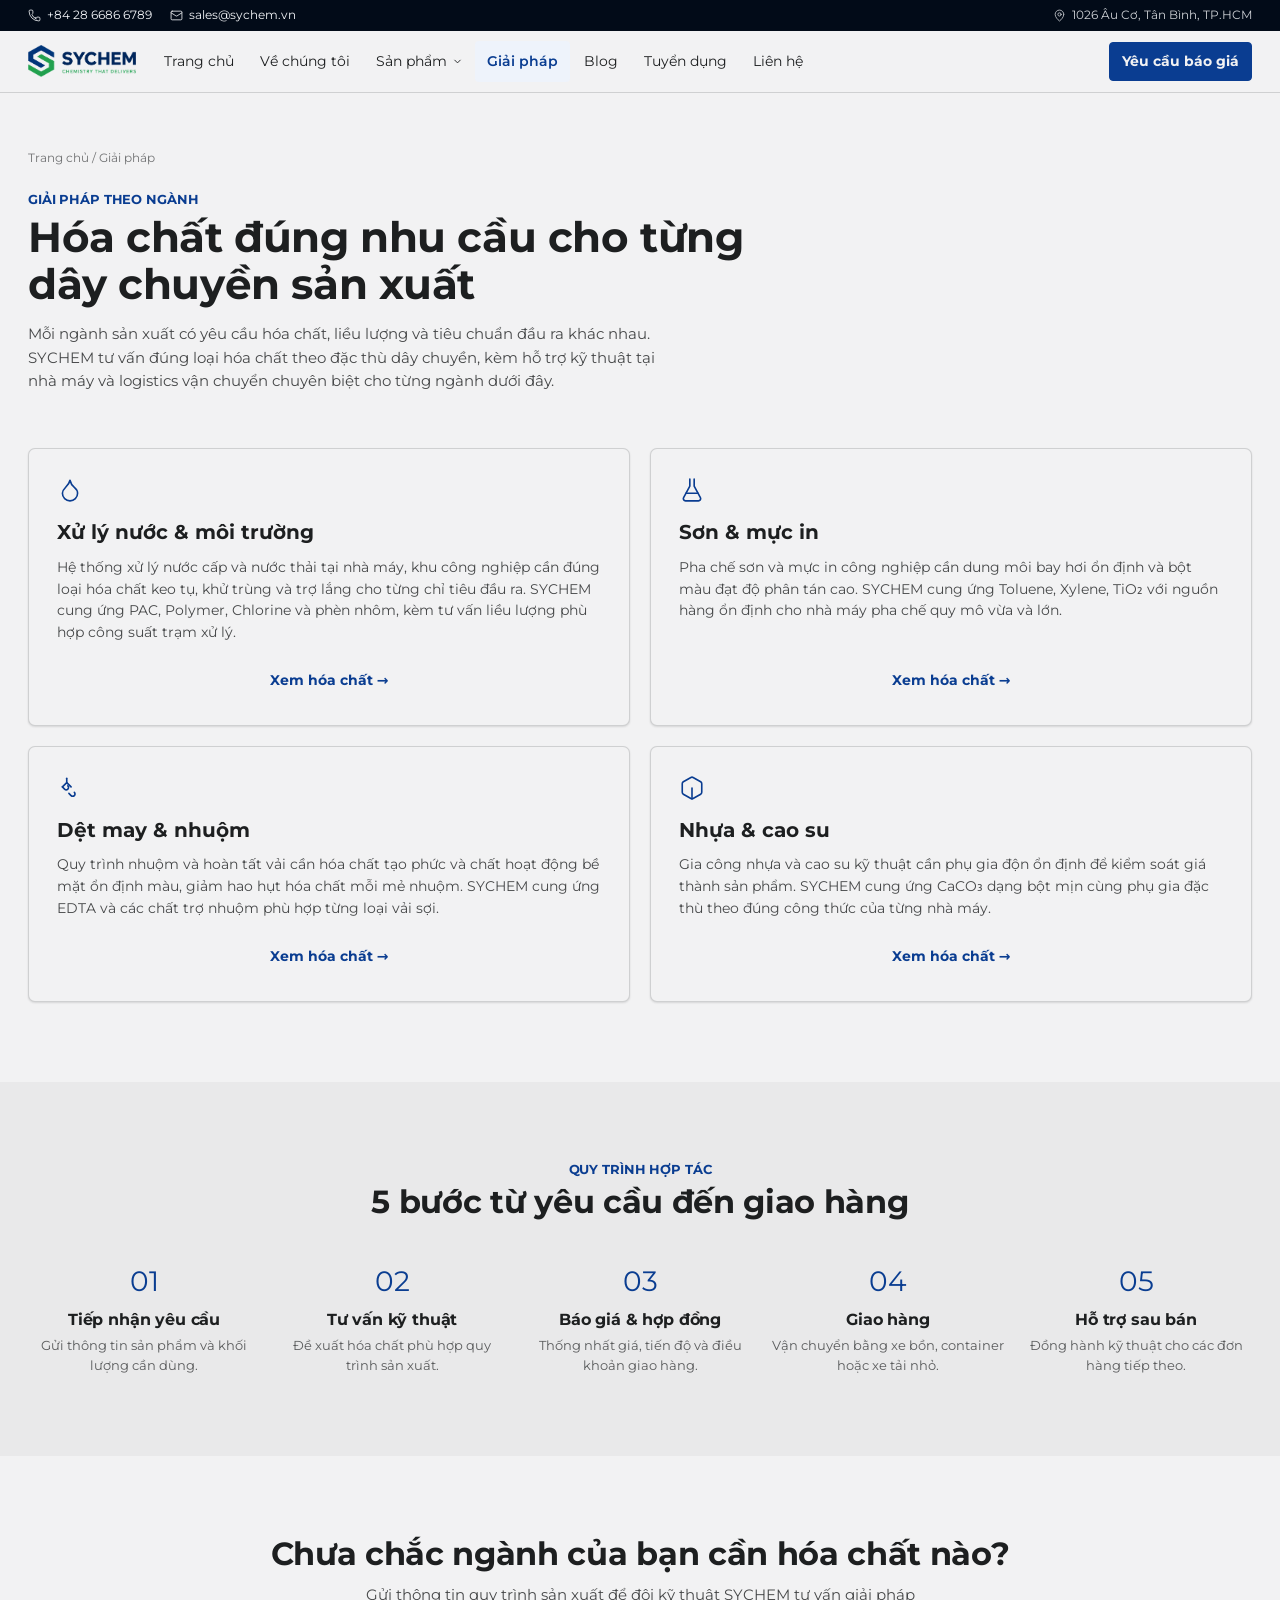
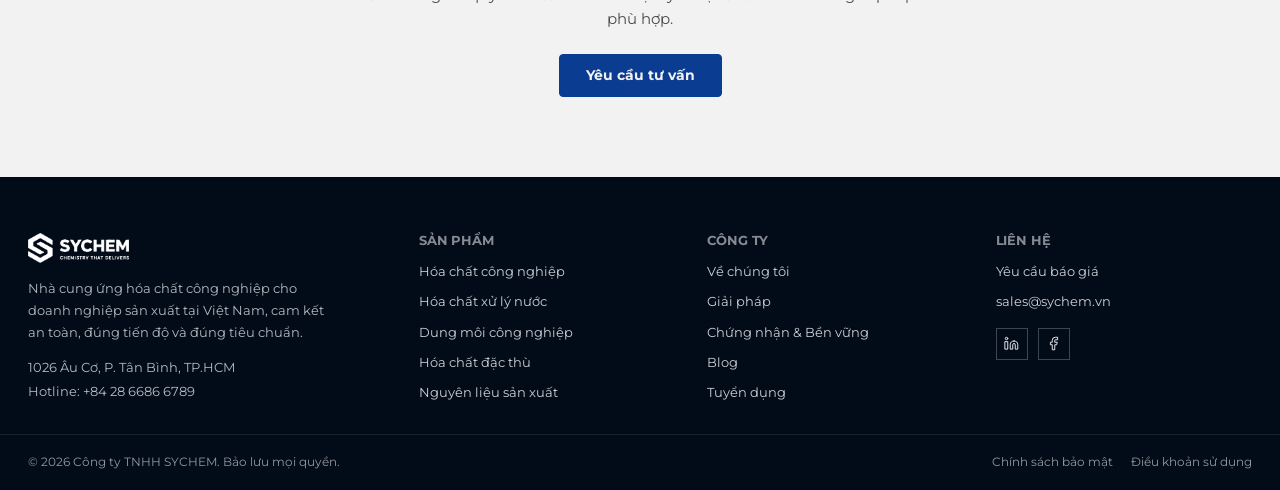
<file: solutions.html>
<!DOCTYPE html>
<html lang="vi">
<head>
<meta charset="utf-8">
<meta name="viewport" content="width=device-width, initial-scale=1">
<title>Giải pháp theo ngành — SYCHEM</title>
  <meta name="description" content="Giải pháp hóa chất và logistics của SYCHEM cho từng ngành sản xuất: xử lý nước, sơn mực in, dệt nhuộm, nhựa cao su.">
  <link rel="icon" href="assets/img/16f5f3d59bb861bd.png">
  <link rel="stylesheet" href="assets/css/style.css">
</head>
<body>
<header class="site-header">
  <div class="topbar">
    <div class="topbar-left">
      <span><svg width="13" height="13" viewBox="0 0 24 24" fill="none" stroke="currentColor" stroke-width="1.5" stroke-linecap="round" stroke-linejoin="round"><path d="M13.832 16.568a1 1 0 0 0 1.213-.303l.355-.465A2 2 0 0 1 16.6 15h3.4a2 2 0 0 1 2 2v3a2 2 0 0 1-2 2A18 18 0 0 1 2 4a2 2 0 0 1 2-2h3a2 2 0 0 1 2 2v3.4a2 2 0 0 1-.732 1.548l-.465.355a1 1 0 0 0-.303 1.213 12.035 12.035 0 0 0 7.332 7.332z"></path></svg> +84 28 6686 6789</span>
      <span><svg width="13" height="13" viewBox="0 0 24 24" fill="none" stroke="currentColor" stroke-width="1.5" stroke-linecap="round" stroke-linejoin="round"><path d="m22 7-8.991 5.727a2 2 0 0 1-2.009 0L2 7"></path><rect x="2" y="4" width="20" height="16" rx="2"></rect></svg> sales@sychem.vn</span>
    </div>
    <span class="topbar-right"><svg width="13" height="13" viewBox="0 0 24 24" fill="none" stroke="currentColor" stroke-width="1.5" stroke-linecap="round" stroke-linejoin="round"><path d="M20 10c0 4.993-5.539 10.193-7.399 11.799a1 1 0 0 1-1.202 0C9.539 20.193 4 14.993 4 10a8 8 0 0 1 16 0"></path><circle cx="12" cy="10" r="3"></circle></svg> 1026 Âu Cơ, Tân Bình, TP.HCM</span>
  </div>
  <nav class="nav navbar">
    <a href="index.html" class="nav-brand-link">
      <img src="assets/img/eb1587ac3e5c2446.webp" alt="SYCHEM – Chemistry that delivers" class="nav-logo">
    </a>
    <button type="button" class="nav-toggle" aria-label="Mở menu" aria-expanded="false" aria-controls="nav-links">
      <svg class="icon-burger" width="22" height="22" viewBox="0 0 24 24" fill="none" stroke="currentColor" stroke-width="1.8" stroke-linecap="round" stroke-linejoin="round"><path d="M4 7h16M4 12h16M4 17h16"></path></svg>
    </button>
    <div class="nav-links" id="nav-links">
      <a href="index.html">Trang chủ</a>
      <a href="about.html">Về chúng tôi</a>
      <div class="nav-item has-mega">
        <span class="nav-mega-trigger-wrap">
          <a href="products.html" class="nav-mega-trigger">Sản phẩm
            <svg class="nav-caret" width="11" height="11" viewBox="0 0 24 24" fill="none" stroke="currentColor" stroke-width="2" stroke-linecap="round" stroke-linejoin="round"><path d="m6 9 6 6 6-6"></path></svg>
          </a>
          <button type="button" class="mega-toggle" aria-label="Mở danh mục sản phẩm" aria-expanded="false">
            <svg width="14" height="14" viewBox="0 0 24 24" fill="none" stroke="currentColor" stroke-width="2" stroke-linecap="round" stroke-linejoin="round"><path d="m6 9 6 6 6-6"></path></svg>
          </button>
        </span>
<div class="mega-panel">
        <div class="mega-panel-inner">
          <div class="mega-grid">
          <a href="products.html#hoa-chat-cong-nghiep" class="mega-link">
            <img src="assets/img/product-hoa-chat-cong-nghiep.jpg" alt="Hóa chất công nghiệp" loading="lazy">
            <span class="mega-link-title">Hóa chất công nghiệp</span>
            <span class="mega-link-desc">NaOH, H2SO4, HCl, Soda Ash</span>
          </a>
          <a href="products.html#xu-ly-nuoc" class="mega-link">
            <img src="assets/img/product-xu-ly-nuoc.jpg" alt="Hóa chất xử lý nước" loading="lazy">
            <span class="mega-link-title">Hóa chất xử lý nước</span>
            <span class="mega-link-desc">PAC, Chlorine, Polymer, Phèn nhôm</span>
          </a>
          <a href="products.html#dung-moi" class="mega-link">
            <img src="assets/img/product-dung-moi.jpg" alt="Dung môi công nghiệp" loading="lazy">
            <span class="mega-link-title">Dung môi công nghiệp</span>
            <span class="mega-link-desc">Toluene, Xylene, Acetone, IPA</span>
          </a>
          <a href="products.html#dac-thu" class="mega-link">
            <img src="assets/img/product-dac-thu.jpg" alt="Hóa chất đặc thù" loading="lazy">
            <span class="mega-link-title">Hóa chất đặc thù</span>
            <span class="mega-link-desc">EDTA, chống ăn mòn, phụ gia riêng</span>
          </a>
          <a href="products.html#nguyen-lieu" class="mega-link">
            <img src="assets/img/product-nguyen-lieu.jpg" alt="Nguyên liệu sản xuất" loading="lazy">
            <span class="mega-link-title">Nguyên liệu sản xuất</span>
            <span class="mega-link-desc">CaCO3, TiO2, STPP, Glycerin</span>
          </a>
          </div>
          <a href="products.html" class="mega-viewall">Xem toàn bộ sản phẩm →</a>
        </div>
      </div>
      </div>
      <a href="solutions.html" aria-current="page">Giải pháp</a>
      <a href="blog.html">Blog</a>
      <a href="careers.html">Tuyển dụng</a>
      <a href="contact.html">Liên hệ</a>
      <a href="contact.html" class="btn btn-primary nav-cta">Yêu cầu báo giá</a>
    </div>
  </nav>
</header>

<section style="max-width:1280px;margin:0 auto;padding:56px 28px 0">
  <div style="font-size:12px;opacity:.6;margin-bottom:24px"><a href="index.html" style="color:inherit;text-decoration:none">Trang chủ</a> / Giải pháp</div>
  <h6 style="color:var(--color-accent);margin-bottom:8px">Giải pháp theo ngành</h6>
  <h1 style="margin:0 0 14px;max-width:26ch">Hóa chất đúng nhu cầu cho từng dây chuyền sản xuất</h1>
  <p style="opacity:.8;max-width:64ch;margin:0 0 56px">Mỗi ngành sản xuất có yêu cầu hóa chất, liều lượng và tiêu chuẩn đầu ra khác nhau. SYCHEM tư vấn đúng loại hóa chất theo đặc thù dây chuyền, kèm hỗ trợ kỹ thuật tại nhà máy và logistics vận chuyển chuyên biệt cho từng ngành dưới đây.</p>
</section>

<section style="max-width:1280px;margin:0 auto;padding:0 28px 80px;display:grid;grid-template-columns:repeat(2,1fr);gap:20px">
  <div class="card blueprint" style="padding:28px"><i class="corner tl"></i><i class="corner tr"></i><i class="corner bl"></i><i class="corner br"></i>
    <svg width="26" height="26" viewBox="0 0 24 24" fill="none" stroke="var(--color-accent)" stroke-width="1.5" stroke-linecap="round" stroke-linejoin="round"><path d="M12 22a7 7 0 0 0 7-7c0-2-1-3.9-3-5.5s-3.5-4-4-6.5c-.5 2.5-2 4.5-4 6.5S5 13 5 15a7 7 0 0 0 7 7Z"></path></svg>
    <div class="card-title" style="margin:10px 0 6px;font-size:20px">Xử lý nước &amp; môi trường</div>
    <p class="card-body" style="font-size:14px;margin-bottom:14px">Hệ thống xử lý nước cấp và nước thải tại nhà máy, khu công nghiệp cần đúng loại hóa chất keo tụ, khử trùng và trợ lắng cho từng chỉ tiêu đầu ra. SYCHEM cung ứng PAC, Polymer, Chlorine và phèn nhôm, kèm tư vấn liều lượng phù hợp công suất trạm xử lý.</p>
    <a href="products.html#xu-ly-nuoc" class="btn btn-ghost">Xem hóa chất →</a>
  </div>
  <div class="card blueprint" style="padding:28px"><i class="corner tl"></i><i class="corner tr"></i><i class="corner bl"></i><i class="corner br"></i>
    <svg width="26" height="26" viewBox="0 0 24 24" fill="none" stroke="var(--color-accent)" stroke-width="1.5" stroke-linecap="round" stroke-linejoin="round"><path d="M14 2v6a2 2 0 0 0 .245.96l5.51 10.08A2 2 0 0 1 18 22H6a2 2 0 0 1-1.755-2.96l5.51-10.08A2 2 0 0 0 10 8V2"></path><path d="M6.453 15h11.094"></path></svg>
    <div class="card-title" style="margin:10px 0 6px;font-size:20px">Sơn &amp; mực in</div>
    <p class="card-body" style="font-size:14px;margin-bottom:14px">Pha chế sơn và mực in công nghiệp cần dung môi bay hơi ổn định và bột màu đạt độ phân tán cao. SYCHEM cung ứng Toluene, Xylene, TiO₂ với nguồn hàng ổn định cho nhà máy pha chế quy mô vừa và lớn.</p>
    <a href="products.html#dung-moi" class="btn btn-ghost">Xem hóa chất →</a>
  </div>
  <div class="card blueprint" style="padding:28px"><i class="corner tl"></i><i class="corner tr"></i><i class="corner bl"></i><i class="corner br"></i>
    <svg width="26" height="26" viewBox="0 0 24 24" fill="none" stroke="var(--color-accent)" stroke-width="1.5" stroke-linecap="round" stroke-linejoin="round"><path d="m11 17 2 2a1 1 0 1 0 3-3"></path><path d="m5 11 2 2a1 1 0 1 0 3-3"></path><path d="m5 11 4-4 4 4"></path><path d="M9 7V3"></path></svg>
    <div class="card-title" style="margin:10px 0 6px;font-size:20px">Dệt may &amp; nhuộm</div>
    <p class="card-body" style="font-size:14px;margin-bottom:14px">Quy trình nhuộm và hoàn tất vải cần hóa chất tạo phức và chất hoạt động bề mặt ổn định màu, giảm hao hụt hóa chất mỗi mẻ nhuộm. SYCHEM cung ứng EDTA và các chất trợ nhuộm phù hợp từng loại vải sợi.</p>
    <a href="products.html#dac-thu" class="btn btn-ghost">Xem hóa chất →</a>
  </div>
  <div class="card blueprint" style="padding:28px"><i class="corner tl"></i><i class="corner tr"></i><i class="corner bl"></i><i class="corner br"></i>
    <svg width="26" height="26" viewBox="0 0 24 24" fill="none" stroke="var(--color-accent)" stroke-width="1.5" stroke-linecap="round" stroke-linejoin="round"><path d="M11 21.73a2 2 0 0 0 2 0l7-4A2 2 0 0 0 21 16V8a2 2 0 0 0-1-1.73l-7-4a2 2 0 0 0-2 0l-7 4A2 2 0 0 0 3 8v8a2 2 0 0 0 1 1.73Z"></path><path d="M12 22V12"></path></svg>
    <div class="card-title" style="margin:10px 0 6px;font-size:20px">Nhựa &amp; cao su</div>
    <p class="card-body" style="font-size:14px;margin-bottom:14px">Gia công nhựa và cao su kỹ thuật cần phụ gia độn ổn định để kiểm soát giá thành sản phẩm. SYCHEM cung ứng CaCO₃ dạng bột mịn cùng phụ gia đặc thù theo đúng công thức của từng nhà máy.</p>
    <a href="products.html#nguyen-lieu" class="btn btn-ghost">Xem hóa chất →</a>
  </div>
</section>

<section style="background:var(--color-surface);padding:80px 0">
  <div style="max-width:1280px;margin:0 auto;padding:0 28px">
    <h6 style="color:var(--color-accent);margin-bottom:8px;text-align:center">Quy trình hợp tác</h6>
    <h2 style="margin:0 0 40px;text-align:center">5 bước từ yêu cầu đến giao hàng</h2>
    <div style="display:grid;grid-template-columns:repeat(5,1fr);gap:16px">
      <div style="text-align:center"><div style="font-family:var(--font-heading);font-size:28px;color:var(--color-accent);margin-bottom:8px">01</div><h5 style="margin:0 0 6px">Tiếp nhận yêu cầu</h5><p style="font-size:13px;opacity:.7;margin:0">Gửi thông tin sản phẩm và khối lượng cần dùng.</p></div>
      <div style="text-align:center"><div style="font-family:var(--font-heading);font-size:28px;color:var(--color-accent);margin-bottom:8px">02</div><h5 style="margin:0 0 6px">Tư vấn kỹ thuật</h5><p style="font-size:13px;opacity:.7;margin:0">Đề xuất hóa chất phù hợp quy trình sản xuất.</p></div>
      <div style="text-align:center"><div style="font-family:var(--font-heading);font-size:28px;color:var(--color-accent);margin-bottom:8px">03</div><h5 style="margin:0 0 6px">Báo giá &amp; hợp đồng</h5><p style="font-size:13px;opacity:.7;margin:0">Thống nhất giá, tiến độ và điều khoản giao hàng.</p></div>
      <div style="text-align:center"><div style="font-family:var(--font-heading);font-size:28px;color:var(--color-accent);margin-bottom:8px">04</div><h5 style="margin:0 0 6px">Giao hàng</h5><p style="font-size:13px;opacity:.7;margin:0">Vận chuyển bằng xe bồn, container hoặc xe tải nhỏ.</p></div>
      <div style="text-align:center"><div style="font-family:var(--font-heading);font-size:28px;color:var(--color-accent);margin-bottom:8px">05</div><h5 style="margin:0 0 6px">Hỗ trợ sau bán</h5><p style="font-size:13px;opacity:.7;margin:0">Đồng hành kỹ thuật cho các đơn hàng tiếp theo.</p></div>
    </div>
  </div>
</section>

<section style="max-width:1280px;margin:0 auto;padding:80px 28px;text-align:center">
  <h2 style="margin:0 0 12px">Chưa chắc ngành của bạn cần hóa chất nào?</h2>
  <p style="opacity:.8;max-width:56ch;margin:0 auto 24px">Gửi thông tin quy trình sản xuất để đội kỹ thuật SYCHEM tư vấn giải pháp phù hợp.</p>
  <a href="contact.html" class="btn btn-primary" style="padding:12px 26px">Yêu cầu tư vấn</a>
</section>

<footer style="background:var(--color-accent-900);color:#f2f4f7">
  <div style="max-width:1280px;margin:0 auto;padding:56px 28px 32px;display:grid;grid-template-columns:1.4fr 1fr 1fr 1fr;gap:32px">
    <div>
      <img src="assets/img/eb1587ac3e5c2446.webp" alt="SYCHEM" style="height:30px;width:auto;filter:brightness(0) invert(1);margin-bottom:14px">
      <p style="font-size:13px;line-height:1.7;opacity:.75;max-width:34ch;margin:0 0 14px">Nhà cung ứng hóa chất công nghiệp cho doanh nghiệp sản xuất tại Việt Nam, cam kết an toàn, đúng tiến độ và đúng tiêu chuẩn.</p>
      <p style="font-size:13px;opacity:.75;margin:0 0 4px">1026 Âu Cơ, P. Tân Bình, TP.HCM</p>
      <p style="font-size:13px;opacity:.75;margin:0">Hotline: +84 28 6686 6789</p>
    </div>
    <div>
      <h6 style="color:#f2f4f7;opacity:.55;margin-bottom:14px">Sản phẩm</h6>
      <div style="display:flex;flex-direction:column;gap:10px;font-size:13px">
        <a href="products.html#hoa-chat-cong-nghiep" style="color:#f2f4f7;opacity:.85;text-decoration:none">Hóa chất công nghiệp</a>
        <a href="products.html#xu-ly-nuoc" style="color:#f2f4f7;opacity:.85;text-decoration:none">Hóa chất xử lý nước</a>
        <a href="products.html#dung-moi" style="color:#f2f4f7;opacity:.85;text-decoration:none">Dung môi công nghiệp</a>
        <a href="products.html#dac-thu" style="color:#f2f4f7;opacity:.85;text-decoration:none">Hóa chất đặc thù</a>
        <a href="products.html#nguyen-lieu" style="color:#f2f4f7;opacity:.85;text-decoration:none">Nguyên liệu sản xuất</a>
      </div>
    </div>
    <div>
      <h6 style="color:#f2f4f7;opacity:.55;margin-bottom:14px">Công ty</h6>
      <div style="display:flex;flex-direction:column;gap:10px;font-size:13px">
        <a href="about.html" style="color:#f2f4f7;opacity:.85;text-decoration:none">Về chúng tôi</a>
        <a href="solutions.html" style="color:#f2f4f7;opacity:.85;text-decoration:none">Giải pháp</a>
        <a href="sustainability.html" style="color:#f2f4f7;opacity:.85;text-decoration:none">Chứng nhận &amp; Bền vững</a>
        <a href="blog.html" style="color:#f2f4f7;opacity:.85;text-decoration:none">Blog</a>
        <a href="careers.html" style="color:#f2f4f7;opacity:.85;text-decoration:none">Tuyển dụng</a>
      </div>
    </div>
    <div>
      <h6 style="color:#f2f4f7;opacity:.55;margin-bottom:14px">Liên hệ</h6>
      <div style="display:flex;flex-direction:column;gap:10px;font-size:13px;margin-bottom:16px">
        <a href="contact.html" style="color:#f2f4f7;opacity:.85;text-decoration:none">Yêu cầu báo giá</a>
        <a href="mailto:sales@sychem.vn" style="color:#f2f4f7;opacity:.85;text-decoration:none">sales@sychem.vn</a>
      </div>
      <div style="display:flex;gap:10px">
        <a href="#" aria-label="LinkedIn" style="width:32px;height:32px;display:flex;align-items:center;justify-content:center;border:1px solid rgba(242,244,247,.25);color:#f2f4f7;text-decoration:none"><svg width="15" height="15" viewBox="0 0 24 24" fill="none" stroke="currentColor" stroke-width="1.5" stroke-linecap="round" stroke-linejoin="round"><path d="M16 8a6 6 0 0 1 6 6v7h-4v-7a2 2 0 0 0-2-2 2 2 0 0 0-2 2v7h-4v-7a6 6 0 0 1 6-6z"></path><rect width="4" height="12" x="2" y="9"></rect><circle cx="4" cy="4" r="2"></circle></svg></a>
        <a href="#" aria-label="Facebook" style="width:32px;height:32px;display:flex;align-items:center;justify-content:center;border:1px solid rgba(242,244,247,.25);color:#f2f4f7;text-decoration:none"><svg width="15" height="15" viewBox="0 0 24 24" fill="none" stroke="currentColor" stroke-width="1.5" stroke-linecap="round" stroke-linejoin="round"><path d="M18 2h-3a5 5 0 0 0-5 5v3H7v4h3v8h4v-8h3l1-4h-4V7a1 1 0 0 1 1-1h3z"></path></svg></a>
      </div>
    </div>
  </div>
  <div style="max-width:1280px;margin:0 auto;padding:18px 28px;border-top:1px solid rgba(242,244,247,.15);display:flex;justify-content:space-between;flex-wrap:wrap;gap:8px;font-size:12px;opacity:.6">
    <span>© 2026 Công ty TNHH SYCHEM. Bảo lưu mọi quyền.</span>
    <div style="display:flex;gap:18px">
      <a href="#" style="color:#f2f4f7;text-decoration:none">Chính sách bảo mật</a>
      <a href="#" style="color:#f2f4f7;text-decoration:none">Điều khoản sử dụng</a>
    </div>
  </div>
</footer>
<script src="assets/js/site.js" defer></script>
</body>
</html>
</file>
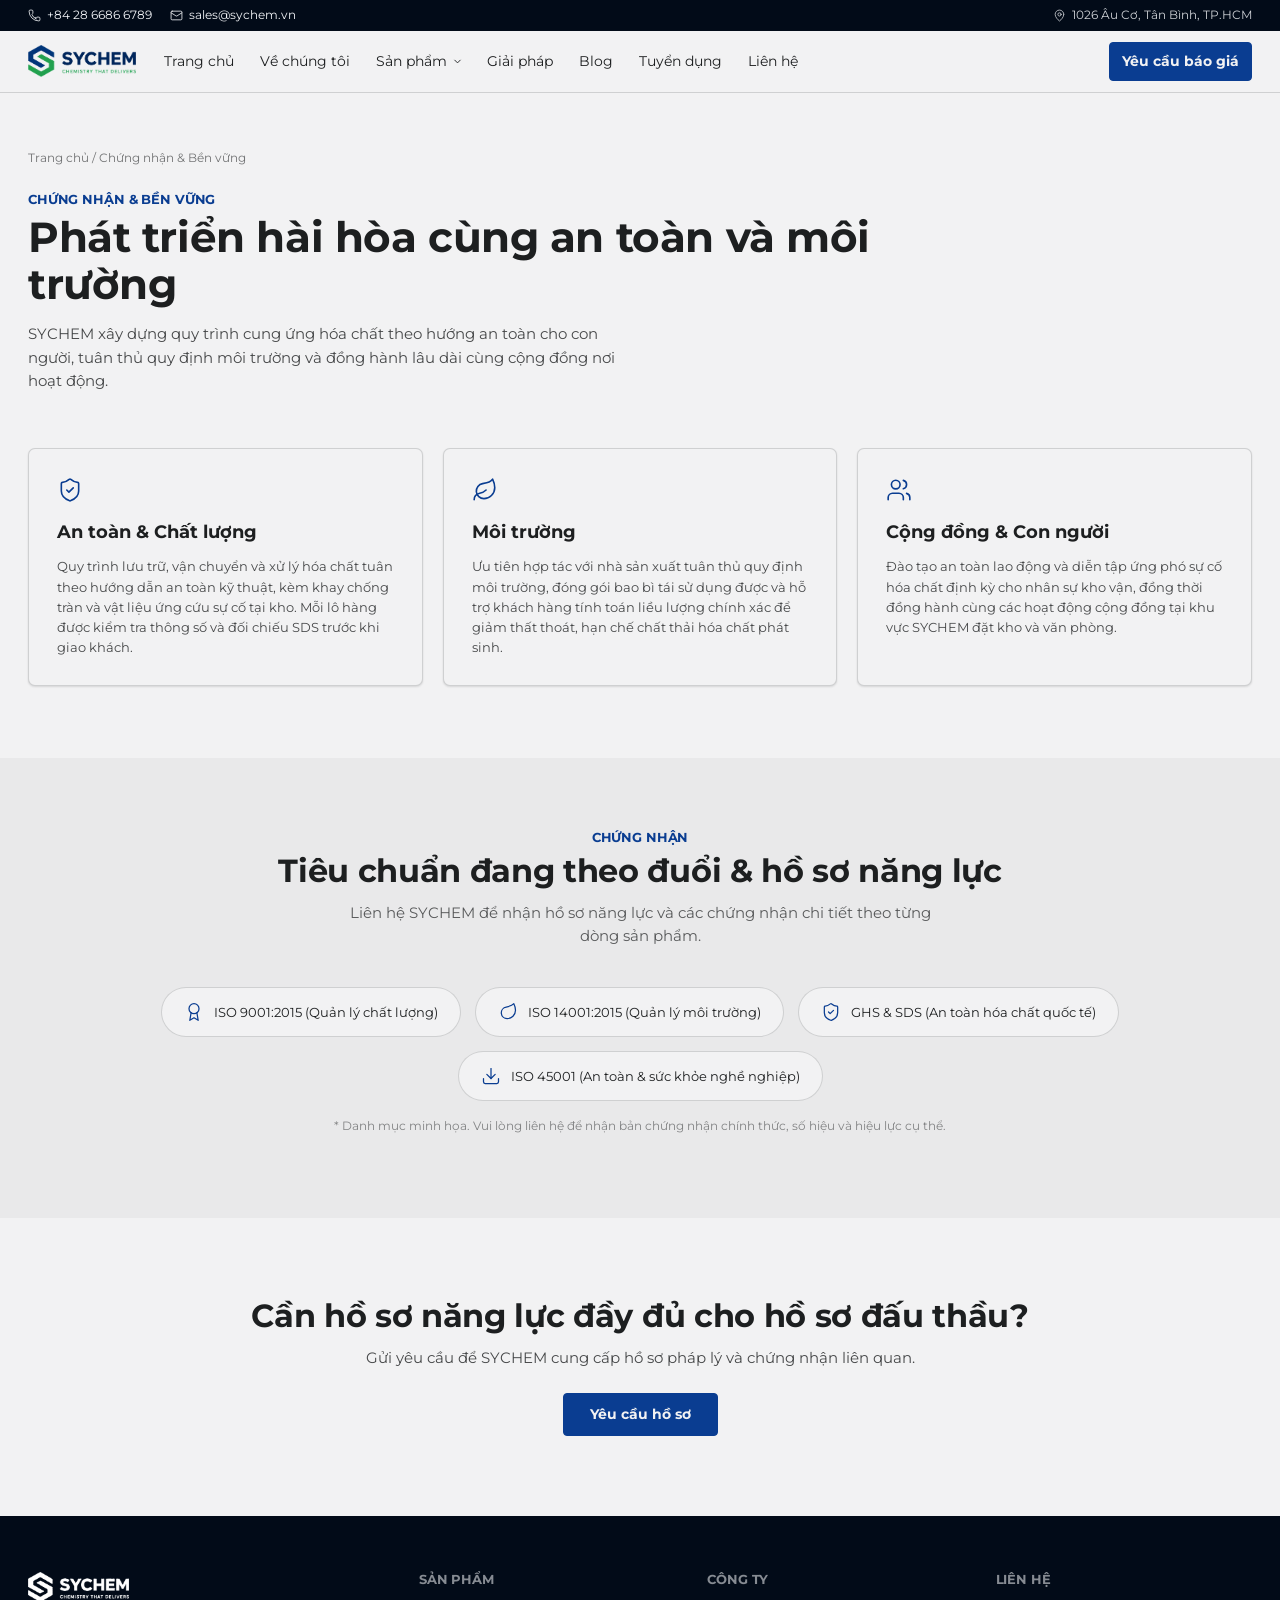
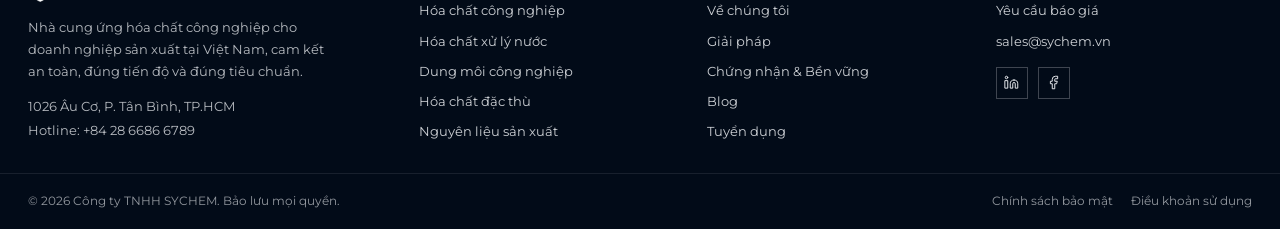
<file: sustainability.html>
<!DOCTYPE html>
<html lang="vi">
<head>
<meta charset="utf-8">
<meta name="viewport" content="width=device-width, initial-scale=1">
<title>Chứng nhận &amp; Bền vững — SYCHEM</title>
  <meta name="description" content="Cam kết an toàn, chất lượng và phát triển bền vững của SYCHEM trong hoạt động cung ứng hóa chất công nghiệp.">
  <link rel="icon" href="assets/img/16f5f3d59bb861bd.png">
  <link rel="stylesheet" href="assets/css/style.css">
</head>
<body>
<header class="site-header">
  <div class="topbar">
    <div class="topbar-left">
      <span><svg width="13" height="13" viewBox="0 0 24 24" fill="none" stroke="currentColor" stroke-width="1.5" stroke-linecap="round" stroke-linejoin="round"><path d="M13.832 16.568a1 1 0 0 0 1.213-.303l.355-.465A2 2 0 0 1 16.6 15h3.4a2 2 0 0 1 2 2v3a2 2 0 0 1-2 2A18 18 0 0 1 2 4a2 2 0 0 1 2-2h3a2 2 0 0 1 2 2v3.4a2 2 0 0 1-.732 1.548l-.465.355a1 1 0 0 0-.303 1.213 12.035 12.035 0 0 0 7.332 7.332z"></path></svg> +84 28 6686 6789</span>
      <span><svg width="13" height="13" viewBox="0 0 24 24" fill="none" stroke="currentColor" stroke-width="1.5" stroke-linecap="round" stroke-linejoin="round"><path d="m22 7-8.991 5.727a2 2 0 0 1-2.009 0L2 7"></path><rect x="2" y="4" width="20" height="16" rx="2"></rect></svg> sales@sychem.vn</span>
    </div>
    <span class="topbar-right"><svg width="13" height="13" viewBox="0 0 24 24" fill="none" stroke="currentColor" stroke-width="1.5" stroke-linecap="round" stroke-linejoin="round"><path d="M20 10c0 4.993-5.539 10.193-7.399 11.799a1 1 0 0 1-1.202 0C9.539 20.193 4 14.993 4 10a8 8 0 0 1 16 0"></path><circle cx="12" cy="10" r="3"></circle></svg> 1026 Âu Cơ, Tân Bình, TP.HCM</span>
  </div>
  <nav class="nav navbar">
    <a href="index.html" class="nav-brand-link">
      <img src="assets/img/eb1587ac3e5c2446.webp" alt="SYCHEM – Chemistry that delivers" class="nav-logo">
    </a>
    <button type="button" class="nav-toggle" aria-label="Mở menu" aria-expanded="false" aria-controls="nav-links">
      <svg class="icon-burger" width="22" height="22" viewBox="0 0 24 24" fill="none" stroke="currentColor" stroke-width="1.8" stroke-linecap="round" stroke-linejoin="round"><path d="M4 7h16M4 12h16M4 17h16"></path></svg>
    </button>
    <div class="nav-links" id="nav-links">
      <a href="index.html">Trang chủ</a>
      <a href="about.html">Về chúng tôi</a>
      <div class="nav-item has-mega">
        <span class="nav-mega-trigger-wrap">
          <a href="products.html" class="nav-mega-trigger">Sản phẩm
            <svg class="nav-caret" width="11" height="11" viewBox="0 0 24 24" fill="none" stroke="currentColor" stroke-width="2" stroke-linecap="round" stroke-linejoin="round"><path d="m6 9 6 6 6-6"></path></svg>
          </a>
          <button type="button" class="mega-toggle" aria-label="Mở danh mục sản phẩm" aria-expanded="false">
            <svg width="14" height="14" viewBox="0 0 24 24" fill="none" stroke="currentColor" stroke-width="2" stroke-linecap="round" stroke-linejoin="round"><path d="m6 9 6 6 6-6"></path></svg>
          </button>
        </span>
<div class="mega-panel">
        <div class="mega-panel-inner">
          <div class="mega-grid">
          <a href="products.html#hoa-chat-cong-nghiep" class="mega-link">
            <img src="assets/img/product-hoa-chat-cong-nghiep.jpg" alt="Hóa chất công nghiệp" loading="lazy">
            <span class="mega-link-title">Hóa chất công nghiệp</span>
            <span class="mega-link-desc">NaOH, H2SO4, HCl, Soda Ash</span>
          </a>
          <a href="products.html#xu-ly-nuoc" class="mega-link">
            <img src="assets/img/product-xu-ly-nuoc.jpg" alt="Hóa chất xử lý nước" loading="lazy">
            <span class="mega-link-title">Hóa chất xử lý nước</span>
            <span class="mega-link-desc">PAC, Chlorine, Polymer, Phèn nhôm</span>
          </a>
          <a href="products.html#dung-moi" class="mega-link">
            <img src="assets/img/product-dung-moi.jpg" alt="Dung môi công nghiệp" loading="lazy">
            <span class="mega-link-title">Dung môi công nghiệp</span>
            <span class="mega-link-desc">Toluene, Xylene, Acetone, IPA</span>
          </a>
          <a href="products.html#dac-thu" class="mega-link">
            <img src="assets/img/product-dac-thu.jpg" alt="Hóa chất đặc thù" loading="lazy">
            <span class="mega-link-title">Hóa chất đặc thù</span>
            <span class="mega-link-desc">EDTA, chống ăn mòn, phụ gia riêng</span>
          </a>
          <a href="products.html#nguyen-lieu" class="mega-link">
            <img src="assets/img/product-nguyen-lieu.jpg" alt="Nguyên liệu sản xuất" loading="lazy">
            <span class="mega-link-title">Nguyên liệu sản xuất</span>
            <span class="mega-link-desc">CaCO3, TiO2, STPP, Glycerin</span>
          </a>
          </div>
          <a href="products.html" class="mega-viewall">Xem toàn bộ sản phẩm →</a>
        </div>
      </div>
      </div>
      <a href="solutions.html">Giải pháp</a>
      <a href="blog.html">Blog</a>
      <a href="careers.html">Tuyển dụng</a>
      <a href="contact.html">Liên hệ</a>
      <a href="contact.html" class="btn btn-primary nav-cta">Yêu cầu báo giá</a>
    </div>
  </nav>
</header>

<section style="max-width:1280px;margin:0 auto;padding:56px 28px 0">
  <div style="font-size:12px;opacity:.6;margin-bottom:24px"><a href="index.html" style="color:inherit;text-decoration:none">Trang chủ</a> / Chứng nhận &amp; Bền vững</div>
  <h6 style="color:var(--color-accent);margin-bottom:8px">Chứng nhận &amp; Bền vững</h6>
  <h1 style="margin:0 0 14px;max-width:32ch">Phát triển hài hòa cùng an toàn và môi trường</h1>
  <p style="opacity:.8;max-width:60ch;margin:0 0 56px">SYCHEM xây dựng quy trình cung ứng hóa chất theo hướng an toàn cho con người, tuân thủ quy định môi trường và đồng hành lâu dài cùng cộng đồng nơi hoạt động.</p>
</section>

<section style="max-width:1280px;margin:0 auto;padding:0 28px 72px;display:grid;grid-template-columns:repeat(3,1fr);gap:20px">
  <div class="card blueprint" style="padding:28px"><i class="corner tl"></i><i class="corner tr"></i><i class="corner bl"></i><i class="corner br"></i>
    <svg width="26" height="26" viewBox="0 0 24 24" fill="none" stroke="var(--color-accent)" stroke-width="1.5" stroke-linecap="round" stroke-linejoin="round"><path d="M20 13c0 5-3.5 7.5-7.66 8.95a1 1 0 0 1-.67-.01C7.5 20.5 4 18 4 13V6a1 1 0 0 1 1-1c2 0 4.5-1.2 6.24-2.72a1.17 1.17 0 0 1 1.52 0C14.51 3.81 17 5 19 5a1 1 0 0 1 1 1z"></path><path d="m9 12 2 2 4-4"></path></svg>
    <div class="card-title" style="margin:12px 0 6px;font-size:18px">An toàn &amp; Chất lượng</div>
    <p class="card-body">Quy trình lưu trữ, vận chuyển và xử lý hóa chất tuân theo hướng dẫn an toàn kỹ thuật, kèm khay chống tràn và vật liệu ứng cứu sự cố tại kho. Mỗi lô hàng được kiểm tra thông số và đối chiếu SDS trước khi giao khách.</p>
  </div>
  <div class="card blueprint" style="padding:28px"><i class="corner tl"></i><i class="corner tr"></i><i class="corner bl"></i><i class="corner br"></i>
    <svg width="26" height="26" viewBox="0 0 24 24" fill="none" stroke="var(--color-accent)" stroke-width="1.5" stroke-linecap="round" stroke-linejoin="round"><path d="M11 20A7 7 0 0 1 9.8 6.1C15.5 5 17 4.48 19 2c1 2 2 4.18 2 8 0 5.5-4.78 10-10 10Z"></path><path d="M2 21c0-3 1.85-5.36 5.08-6C9.5 14.52 12 13 13 12"></path></svg>
    <div class="card-title" style="margin:12px 0 6px;font-size:18px">Môi trường</div>
    <p class="card-body">Ưu tiên hợp tác với nhà sản xuất tuân thủ quy định môi trường, đóng gói bao bì tái sử dụng được và hỗ trợ khách hàng tính toán liều lượng chính xác để giảm thất thoát, hạn chế chất thải hóa chất phát sinh.</p>
  </div>
  <div class="card blueprint" style="padding:28px"><i class="corner tl"></i><i class="corner tr"></i><i class="corner bl"></i><i class="corner br"></i>
    <svg width="26" height="26" viewBox="0 0 24 24" fill="none" stroke="var(--color-accent)" stroke-width="1.5" stroke-linecap="round" stroke-linejoin="round"><path d="M16 21v-2a4 4 0 0 0-4-4H6a4 4 0 0 0-4 4v2"></path><circle cx="9" cy="7" r="4"></circle><path d="M22 21v-2a4 4 0 0 0-3-3.87"></path><path d="M16 3.13a4 4 0 0 1 0 7.75"></path></svg>
    <div class="card-title" style="margin:12px 0 6px;font-size:18px">Cộng đồng &amp; Con người</div>
    <p class="card-body">Đào tạo an toàn lao động và diễn tập ứng phó sự cố hóa chất định kỳ cho nhân sự kho vận, đồng thời đồng hành cùng các hoạt động cộng đồng tại khu vực SYCHEM đặt kho và văn phòng.</p>
  </div>
</section>

<section style="background:var(--color-surface);padding:72px 0">
  <div style="max-width:1280px;margin:0 auto;padding:0 28px">
    <h6 style="color:var(--color-accent);margin-bottom:8px;text-align:center">Chứng nhận</h6>
    <h2 style="margin:0 0 12px;text-align:center">Tiêu chuẩn đang theo đuổi &amp; hồ sơ năng lực</h2>
    <p style="opacity:.7;max-width:60ch;margin:0 auto 40px;text-align:center">Liên hệ SYCHEM để nhận hồ sơ năng lực và các chứng nhận chi tiết theo từng dòng sản phẩm.</p>
    <div style="display:flex;flex-wrap:wrap;justify-content:center;gap:14px">
      <div style="display:flex;align-items:center;gap:10px;padding:14px 22px;border:1px solid var(--color-divider);border-radius:999px;background:var(--color-bg)">
        <svg width="20" height="20" viewBox="0 0 24 24" fill="none" stroke="var(--color-accent)" stroke-width="1.5" stroke-linecap="round" stroke-linejoin="round"><circle cx="12" cy="8" r="6"></circle><path d="M15.477 12.89 17 22l-5-3-5 3 1.523-9.11"></path></svg>
        <span style="font-size:13px">ISO 9001:2015 (Quản lý chất lượng)</span>
      </div>
      <div style="display:flex;align-items:center;gap:10px;padding:14px 22px;border:1px solid var(--color-divider);border-radius:999px;background:var(--color-bg)">
        <svg width="20" height="20" viewBox="0 0 24 24" fill="none" stroke="var(--color-accent)" stroke-width="1.5" stroke-linecap="round" stroke-linejoin="round"><path d="M11 20A7 7 0 0 1 9.8 6.1C15.5 5 17 4.48 19 2c1 2 2 4.18 2 8 0 5.5-4.78 10-10 10Z"></path></svg>
        <span style="font-size:13px">ISO 14001:2015 (Quản lý môi trường)</span>
      </div>
      <div style="display:flex;align-items:center;gap:10px;padding:14px 22px;border:1px solid var(--color-divider);border-radius:999px;background:var(--color-bg)">
        <svg width="20" height="20" viewBox="0 0 24 24" fill="none" stroke="var(--color-accent)" stroke-width="1.5" stroke-linecap="round" stroke-linejoin="round"><path d="M20 13c0 5-3.5 7.5-7.66 8.95a1 1 0 0 1-.67-.01C7.5 20.5 4 18 4 13V6a1 1 0 0 1 1-1c2 0 4.5-1.2 6.24-2.72a1.17 1.17 0 0 1 1.52 0C14.51 3.81 17 5 19 5a1 1 0 0 1 1 1z"></path><path d="m9 12 2 2 4-4"></path></svg>
        <span style="font-size:13px">GHS &amp; SDS (An toàn hóa chất quốc tế)</span>
      </div>
      <div style="display:flex;align-items:center;gap:10px;padding:14px 22px;border:1px solid var(--color-divider);border-radius:999px;background:var(--color-bg)">
        <svg width="20" height="20" viewBox="0 0 24 24" fill="none" stroke="var(--color-accent)" stroke-width="1.5" stroke-linecap="round" stroke-linejoin="round"><path d="M12 15V3"></path><path d="M21 15v4a2 2 0 0 1-2 2H5a2 2 0 0 1-2-2v-4"></path><path d="m7 10 5 5 5-5"></path></svg>
        <span style="font-size:13px">ISO 45001 (An toàn &amp; sức khỏe nghề nghiệp)</span>
      </div>
    </div>
    <p style="font-size:12px;opacity:.5;margin-top:16px;text-align:center">* Danh mục minh họa. Vui lòng liên hệ để nhận bản chứng nhận chính thức, số hiệu và hiệu lực cụ thể.</p>
  </div>
</section>

<section style="max-width:1280px;margin:0 auto;padding:80px 28px;text-align:center">
  <h2 style="margin:0 0 12px">Cần hồ sơ năng lực đầy đủ cho hồ sơ đấu thầu?</h2>
  <p style="opacity:.8;max-width:56ch;margin:0 auto 24px">Gửi yêu cầu để SYCHEM cung cấp hồ sơ pháp lý và chứng nhận liên quan.</p>
  <a href="contact.html" class="btn btn-primary" style="padding:12px 26px">Yêu cầu hồ sơ</a>
</section>

<footer style="background:var(--color-accent-900);color:#f2f4f7">
  <div style="max-width:1280px;margin:0 auto;padding:56px 28px 32px;display:grid;grid-template-columns:1.4fr 1fr 1fr 1fr;gap:32px">
    <div>
      <img src="assets/img/eb1587ac3e5c2446.webp" alt="SYCHEM" style="height:30px;width:auto;filter:brightness(0) invert(1);margin-bottom:14px">
      <p style="font-size:13px;line-height:1.7;opacity:.75;max-width:34ch;margin:0 0 14px">Nhà cung ứng hóa chất công nghiệp cho doanh nghiệp sản xuất tại Việt Nam, cam kết an toàn, đúng tiến độ và đúng tiêu chuẩn.</p>
      <p style="font-size:13px;opacity:.75;margin:0 0 4px">1026 Âu Cơ, P. Tân Bình, TP.HCM</p>
      <p style="font-size:13px;opacity:.75;margin:0">Hotline: +84 28 6686 6789</p>
    </div>
    <div>
      <h6 style="color:#f2f4f7;opacity:.55;margin-bottom:14px">Sản phẩm</h6>
      <div style="display:flex;flex-direction:column;gap:10px;font-size:13px">
        <a href="products.html#hoa-chat-cong-nghiep" style="color:#f2f4f7;opacity:.85;text-decoration:none">Hóa chất công nghiệp</a>
        <a href="products.html#xu-ly-nuoc" style="color:#f2f4f7;opacity:.85;text-decoration:none">Hóa chất xử lý nước</a>
        <a href="products.html#dung-moi" style="color:#f2f4f7;opacity:.85;text-decoration:none">Dung môi công nghiệp</a>
        <a href="products.html#dac-thu" style="color:#f2f4f7;opacity:.85;text-decoration:none">Hóa chất đặc thù</a>
        <a href="products.html#nguyen-lieu" style="color:#f2f4f7;opacity:.85;text-decoration:none">Nguyên liệu sản xuất</a>
      </div>
    </div>
    <div>
      <h6 style="color:#f2f4f7;opacity:.55;margin-bottom:14px">Công ty</h6>
      <div style="display:flex;flex-direction:column;gap:10px;font-size:13px">
        <a href="about.html" style="color:#f2f4f7;opacity:.85;text-decoration:none">Về chúng tôi</a>
        <a href="solutions.html" style="color:#f2f4f7;opacity:.85;text-decoration:none">Giải pháp</a>
        <a href="sustainability.html" style="color:#f2f4f7;opacity:.85;text-decoration:none">Chứng nhận &amp; Bền vững</a>
        <a href="blog.html" style="color:#f2f4f7;opacity:.85;text-decoration:none">Blog</a>
        <a href="careers.html" style="color:#f2f4f7;opacity:.85;text-decoration:none">Tuyển dụng</a>
      </div>
    </div>
    <div>
      <h6 style="color:#f2f4f7;opacity:.55;margin-bottom:14px">Liên hệ</h6>
      <div style="display:flex;flex-direction:column;gap:10px;font-size:13px;margin-bottom:16px">
        <a href="contact.html" style="color:#f2f4f7;opacity:.85;text-decoration:none">Yêu cầu báo giá</a>
        <a href="mailto:sales@sychem.vn" style="color:#f2f4f7;opacity:.85;text-decoration:none">sales@sychem.vn</a>
      </div>
      <div style="display:flex;gap:10px">
        <a href="#" aria-label="LinkedIn" style="width:32px;height:32px;display:flex;align-items:center;justify-content:center;border:1px solid rgba(242,244,247,.25);color:#f2f4f7;text-decoration:none"><svg width="15" height="15" viewBox="0 0 24 24" fill="none" stroke="currentColor" stroke-width="1.5" stroke-linecap="round" stroke-linejoin="round"><path d="M16 8a6 6 0 0 1 6 6v7h-4v-7a2 2 0 0 0-2-2 2 2 0 0 0-2 2v7h-4v-7a6 6 0 0 1 6-6z"></path><rect width="4" height="12" x="2" y="9"></rect><circle cx="4" cy="4" r="2"></circle></svg></a>
        <a href="#" aria-label="Facebook" style="width:32px;height:32px;display:flex;align-items:center;justify-content:center;border:1px solid rgba(242,244,247,.25);color:#f2f4f7;text-decoration:none"><svg width="15" height="15" viewBox="0 0 24 24" fill="none" stroke="currentColor" stroke-width="1.5" stroke-linecap="round" stroke-linejoin="round"><path d="M18 2h-3a5 5 0 0 0-5 5v3H7v4h3v8h4v-8h3l1-4h-4V7a1 1 0 0 1 1-1h3z"></path></svg></a>
      </div>
    </div>
  </div>
  <div style="max-width:1280px;margin:0 auto;padding:18px 28px;border-top:1px solid rgba(242,244,247,.15);display:flex;justify-content:space-between;flex-wrap:wrap;gap:8px;font-size:12px;opacity:.6">
    <span>© 2026 Công ty TNHH SYCHEM. Bảo lưu mọi quyền.</span>
    <div style="display:flex;gap:18px">
      <a href="#" style="color:#f2f4f7;text-decoration:none">Chính sách bảo mật</a>
      <a href="#" style="color:#f2f4f7;text-decoration:none">Điều khoản sử dụng</a>
    </div>
  </div>
</footer>
<script src="assets/js/site.js" defer></script>
</body>
</html>
</file>
<file: assets/css/style.css>
/* Industry — design-system tokens and component classes. This file is the source of truth for the system's look; retune it here and see readme.md. */
/* vietnamese */
@font-face {
  font-family: 'Barlow';
  font-style: normal;
  font-weight: 400;
  font-display: swap;
  src: url("../fonts/fef1e3c39d06f701.woff2") format('woff2');
  unicode-range: U+0102-0103, U+0110-0111, U+0128-0129, U+0168-0169, U+01A0-01A1, U+01AF-01B0, U+0300-0301, U+0303-0304, U+0308-0309, U+0323, U+0329, U+1EA0-1EF9, U+20AB;
}
/* latin-ext */
@font-face {
  font-family: 'Barlow';
  font-style: normal;
  font-weight: 400;
  font-display: swap;
  src: url("../fonts/122b24bc2a90b0ab.woff2") format('woff2');
  unicode-range: U+0100-02BA, U+02BD-02C5, U+02C7-02CC, U+02CE-02D7, U+02DD-02FF, U+0304, U+0308, U+0329, U+1D00-1DBF, U+1E00-1E9F, U+1EF2-1EFF, U+2020, U+20A0-20AB, U+20AD-20C0, U+2113, U+2C60-2C7F, U+A720-A7FF;
}
/* latin */
@font-face {
  font-family: 'Barlow';
  font-style: normal;
  font-weight: 400;
  font-display: swap;
  src: url("../fonts/b0a8ad37ac45f5fb.woff2") format('woff2');
  unicode-range: U+0000-00FF, U+0131, U+0152-0153, U+02BB-02BC, U+02C6, U+02DA, U+02DC, U+0304, U+0308, U+0329, U+2000-206F, U+20AC, U+2122, U+2191, U+2193, U+2212, U+2215, U+FEFF, U+FFFD;
}
/* vietnamese */
@font-face {
  font-family: 'Barlow';
  font-style: normal;
  font-weight: 500;
  font-display: swap;
  src: url("../fonts/ba426fe513fa9e7e.woff2") format('woff2');
  unicode-range: U+0102-0103, U+0110-0111, U+0128-0129, U+0168-0169, U+01A0-01A1, U+01AF-01B0, U+0300-0301, U+0303-0304, U+0308-0309, U+0323, U+0329, U+1EA0-1EF9, U+20AB;
}
/* latin-ext */
@font-face {
  font-family: 'Barlow';
  font-style: normal;
  font-weight: 500;
  font-display: swap;
  src: url("../fonts/3facdf66b60778c7.woff2") format('woff2');
  unicode-range: U+0100-02BA, U+02BD-02C5, U+02C7-02CC, U+02CE-02D7, U+02DD-02FF, U+0304, U+0308, U+0329, U+1D00-1DBF, U+1E00-1E9F, U+1EF2-1EFF, U+2020, U+20A0-20AB, U+20AD-20C0, U+2113, U+2C60-2C7F, U+A720-A7FF;
}
/* latin */
@font-face {
  font-family: 'Barlow';
  font-style: normal;
  font-weight: 500;
  font-display: swap;
  src: url("../fonts/cd759df8ef9efc98.woff2") format('woff2');
  unicode-range: U+0000-00FF, U+0131, U+0152-0153, U+02BB-02BC, U+02C6, U+02DA, U+02DC, U+0304, U+0308, U+0329, U+2000-206F, U+20AC, U+2122, U+2191, U+2193, U+2212, U+2215, U+FEFF, U+FFFD;
}
/* vietnamese */
@font-face {
  font-family: 'Barlow';
  font-style: normal;
  font-weight: 700;
  font-display: swap;
  src: url("../fonts/73b48c8588dc2bf6.woff2") format('woff2');
  unicode-range: U+0102-0103, U+0110-0111, U+0128-0129, U+0168-0169, U+01A0-01A1, U+01AF-01B0, U+0300-0301, U+0303-0304, U+0308-0309, U+0323, U+0329, U+1EA0-1EF9, U+20AB;
}
/* latin-ext */
@font-face {
  font-family: 'Barlow';
  font-style: normal;
  font-weight: 700;
  font-display: swap;
  src: url("../fonts/88c786d5fa8700a2.woff2") format('woff2');
  unicode-range: U+0100-02BA, U+02BD-02C5, U+02C7-02CC, U+02CE-02D7, U+02DD-02FF, U+0304, U+0308, U+0329, U+1D00-1DBF, U+1E00-1E9F, U+1EF2-1EFF, U+2020, U+20A0-20AB, U+20AD-20C0, U+2113, U+2C60-2C7F, U+A720-A7FF;
}
/* latin */
@font-face {
  font-family: 'Barlow';
  font-style: normal;
  font-weight: 700;
  font-display: swap;
  src: url("../fonts/2d797dd8b35dcb34.woff2") format('woff2');
  unicode-range: U+0000-00FF, U+0131, U+0152-0153, U+02BB-02BC, U+02C6, U+02DA, U+02DC, U+0304, U+0308, U+0329, U+2000-206F, U+20AC, U+2122, U+2191, U+2193, U+2212, U+2215, U+FEFF, U+FFFD;
}
/* vietnamese */
@font-face {
  font-family: 'Barlow Condensed';
  font-style: normal;
  font-weight: 400;
  font-display: swap;
  src: url("../fonts/9e7e7207af0d6687.woff2") format('woff2');
  unicode-range: U+0102-0103, U+0110-0111, U+0128-0129, U+0168-0169, U+01A0-01A1, U+01AF-01B0, U+0300-0301, U+0303-0304, U+0308-0309, U+0323, U+0329, U+1EA0-1EF9, U+20AB;
}
/* latin-ext */
@font-face {
  font-family: 'Barlow Condensed';
  font-style: normal;
  font-weight: 400;
  font-display: swap;
  src: url("../fonts/1eb62753e2922d13.woff2") format('woff2');
  unicode-range: U+0100-02BA, U+02BD-02C5, U+02C7-02CC, U+02CE-02D7, U+02DD-02FF, U+0304, U+0308, U+0329, U+1D00-1DBF, U+1E00-1E9F, U+1EF2-1EFF, U+2020, U+20A0-20AB, U+20AD-20C0, U+2113, U+2C60-2C7F, U+A720-A7FF;
}
/* latin */
@font-face {
  font-family: 'Barlow Condensed';
  font-style: normal;
  font-weight: 400;
  font-display: swap;
  src: url("../fonts/7fff1bb22e5773f0.woff2") format('woff2');
  unicode-range: U+0000-00FF, U+0131, U+0152-0153, U+02BB-02BC, U+02C6, U+02DA, U+02DC, U+0304, U+0308, U+0329, U+2000-206F, U+20AC, U+2122, U+2191, U+2193, U+2212, U+2215, U+FEFF, U+FFFD;
}
/* vietnamese */
@font-face {
  font-family: 'Barlow Condensed';
  font-style: normal;
  font-weight: 600;
  font-display: swap;
  src: url("../fonts/5598861e729ef9e8.woff2") format('woff2');
  unicode-range: U+0102-0103, U+0110-0111, U+0128-0129, U+0168-0169, U+01A0-01A1, U+01AF-01B0, U+0300-0301, U+0303-0304, U+0308-0309, U+0323, U+0329, U+1EA0-1EF9, U+20AB;
}
/* latin-ext */
@font-face {
  font-family: 'Barlow Condensed';
  font-style: normal;
  font-weight: 600;
  font-display: swap;
  src: url("../fonts/aef7edf54f79a532.woff2") format('woff2');
  unicode-range: U+0100-02BA, U+02BD-02C5, U+02C7-02CC, U+02CE-02D7, U+02DD-02FF, U+0304, U+0308, U+0329, U+1D00-1DBF, U+1E00-1E9F, U+1EF2-1EFF, U+2020, U+20A0-20AB, U+20AD-20C0, U+2113, U+2C60-2C7F, U+A720-A7FF;
}
/* latin */
@font-face {
  font-family: 'Barlow Condensed';
  font-style: normal;
  font-weight: 600;
  font-display: swap;
  src: url("../fonts/215a93c696f44203.woff2") format('woff2');
  unicode-range: U+0000-00FF, U+0131, U+0152-0153, U+02BB-02BC, U+02C6, U+02DA, U+02DC, U+0304, U+0308, U+0329, U+2000-206F, U+20AC, U+2122, U+2191, U+2193, U+2212, U+2215, U+FEFF, U+FFFD;
}


:root {
  --color-bg: #f2f2f3;
  --color-surface: #e9e9ea;
  --color-text: #1d1f20;
  --color-accent: #5980a6;
  --color-accent-2: #728fab;
  --color-divider: color-mix(in srgb, #1d1f20 16%, transparent);

  /* Tonal ramps — generated in OKLCH on one shared lightness scale, so the
     same step of any role matches the others in visual value. */
  --color-neutral-100: #f5f5f8;
  --color-neutral-200: #e7e7ea;
  --color-neutral-300: #d4d4d7;
  --color-neutral-400: #b7b7ba;
  --color-neutral-500: #98989b;
  --color-neutral-600: #7a7a7d;
  --color-neutral-700: #5d5d60;
  --color-neutral-800: #424244;
  --color-neutral-900: #2b2b2d;

  --color-accent-100: #eef6ff;
  --color-accent-200: #d6ebff;
  --color-accent-300: #b5d9fd;
  --color-accent-400: #94bce3;
  --color-accent-500: #749dc4;
  --color-accent-600: #597ea3;
  --color-accent-700: #416180;
  --color-accent-800: #2c455d;
  --color-accent-900: #1d2d3d;

  --color-accent-2-100: #eef6ff;
  --color-accent-2-200: #d6ebff;
  --color-accent-2-300: #bdd8f2;
  --color-accent-2-400: #9ebbd8;
  --color-accent-2-500: #7e9cb8;
  --color-accent-2-600: #627d98;
  --color-accent-2-700: #486077;
  --color-accent-2-800: #314457;
  --color-accent-2-900: #1f2d3a;

  --font-heading: "Barlow Condensed", system-ui, sans-serif;
  --font-heading-weight: 600;
  --font-body: "Barlow", system-ui, sans-serif;

  --space-1: 3.4px;
  --space-2: 6.8px;
  --space-3: 10.2px;
  --space-4: 13.6px;
  --space-6: 20.4px;
  --space-8: 27.2px;

  --radius-sm: 2px;
  --radius-md: 4px;
  --radius-lg: 7px;

  /* Elevation — derived from the ground: soft ink-tinted shadows on a
     light theme, a hairline edge + ambient darkness on a dark one. */
  --shadow-sm: 0 1px 2px color-mix(in srgb, #2b2b2d 14%, transparent);
  --shadow-md: 0 3px 10px color-mix(in srgb, #2b2b2d 16%, transparent);
  --shadow-lg: 0 12px 32px color-mix(in srgb, #2b2b2d 22%, transparent);
}

body {
  background: var(--color-bg);
  color: var(--color-text);
  font-family: var(--font-body);
}
h1, h2, h3, h4 { font-family: var(--font-heading); font-weight: var(--font-heading-weight); }

.blueprint {
  position: relative;
  border: 1px solid var(--color-divider);
  border-radius: 0;
}
/* The overlay image treatments (halftone, duotone) clip their overlay
   (overflow:hidden); a blueprint wrapper draws its registration marks
   outside the box, so when both classes share a wrapper the frame must
   win. */
.blueprint.halftone, .blueprint.plate, .blueprint.duotone { overflow: visible; }
.blueprint > .corner {
  position: absolute; width: 11px; height: 11px;
  color: color-mix(in srgb, var(--color-text) 55%, transparent);
}
.blueprint > .corner::before, .blueprint > .corner::after {
  content: ""; position: absolute; background: currentColor;
}
.blueprint > .corner::before { left: 5px; top: 0; width: 1px; height: 100%; }
.blueprint > .corner::after  { top: 5px; left: 0; width: 100%; height: 1px; }
.blueprint > .corner.tl { top: -6px; left: -6px; }
.blueprint > .corner.tr { top: -6px; right: -6px; }
.blueprint > .corner.bl { bottom: -6px; left: -6px; }
.blueprint > .corner.br { bottom: -6px; right: -6px; }

.duotone{position:relative;overflow:hidden}
.duotone::after{content:"";position:absolute;inset:0;pointer-events:none;
  background:var(--color-accent);mix-blend-mode:color}

/* ══════════════════════════════════════════════════════════════════════════
   Components — built with the tokens above. Plain CSS
   on plain HTML: no JavaScript, no build step. Each class is documented in
   readme.md and demonstrated in foundations/ and components/.
   ══════════════════════════════════════════════════════════════════════ */

*, *::before, *::after { box-sizing: border-box; }
body { margin: 0; font-size: 15px; line-height: 1.55; font-weight: 400; }
h1, h2, h3, h4, h5, h6 {
  font-family: var(--font-heading); font-weight: var(--font-heading-weight);
  line-height: 1.12; letter-spacing: -0.015em; margin: 0 0 var(--space-2);
}
h1 { font-size: 42px; }
h2 { font-size: 32px; }
h3 { font-size: 25px; }
h4 { font-size: 20px; }
h5 { font-size: 16px; }
h6 { font-size: 13px; }
h6 { letter-spacing: 0.08em; text-transform: uppercase; }
p { margin: 0 0 var(--space-3); }
a { color: var(--color-accent); text-underline-offset: 3px; }
img { display: block; max-width: 100%; }
figure { margin: 0; }
figcaption {
  font-size: 11px; margin-top: var(--space-1);
  color: color-mix(in srgb, var(--color-text) 55%, transparent);
}
.text-muted { color: color-mix(in srgb, var(--color-text) 55%, transparent); }
:focus { outline: none; }
:focus-visible { outline: 2px solid var(--color-accent); outline-offset: 2px; }
::selection { background: color-mix(in srgb, var(--color-accent) 30%, transparent); }

/* — rules — */
.hr {
  height: 1px; border: 0; margin: var(--space-4) 0;
  background: var(--color-divider);
}

/* — buttons — */
.btn {
  display: inline-flex; align-items: center; justify-content: center; gap: 6px;
  cursor: pointer; text-decoration: none;
  font-family: var(--font-heading); font-weight: var(--font-heading-weight);
  font-size: 14px; line-height: 1.2; color: var(--color-text); /* matches the .input's 14px —
     the pair sits side by side in sign-up rows */
  background: transparent; border: 1px solid transparent;
  padding: var(--space-2) calc(var(--space-3) * 1.2);
  border-radius: var(--radius-md);
}
.btn svg { display: block; }
.btn:disabled { opacity: 0.45; cursor: not-allowed; }
.btn-primary { background: var(--color-accent); color: var(--color-bg); }
.btn-primary:hover { background: var(--color-accent-600); }
.btn-primary:active { background: var(--color-accent-700); }
.btn-secondary { border-color: var(--color-divider); }
.btn-secondary:hover { background: color-mix(in srgb, var(--color-text) 7%, transparent); }
.btn-secondary:active { background: color-mix(in srgb, var(--color-text) 14%, transparent); }
.btn-ghost { color: var(--color-accent); padding-inline: var(--space-1); }
.btn-ghost:hover { background: color-mix(in srgb, var(--color-accent) 10%, transparent); }
.btn-ghost:active { background: color-mix(in srgb, var(--color-accent) 18%, transparent); }
.btn-icon { width: 36px; height: 36px; padding: 0; }
.btn-block { width: 100%; margin-top: var(--space-2); }

/* — forms — */
.field > label {
  display: block; font-size: 12px; margin-bottom: 5px;
  color: color-mix(in srgb, var(--color-text) 70%, transparent);
}
.input {
  width: 100%; min-height: 36px; padding: 6px 10px; font: inherit;
  font-size: 14px; color: var(--color-text); caret-color: var(--color-accent);
  background: var(--color-surface);
  border: 1px solid var(--color-divider); border-radius: var(--radius-md);
}
.input:hover { border-color: color-mix(in srgb, var(--color-text) 45%, transparent); }
.input:focus-visible { border-color: var(--color-accent); outline-offset: 0; }
textarea.input { min-height: 90px; resize: vertical; }
.radio { display: inline-flex; align-items: center; gap: 8px; cursor: pointer; font-size: 14px; }
.radio input, .seg-opt input {
  position: absolute; opacity: 0; width: 0; height: 0; pointer-events: none;
}
.radio .dot {
  width: 16px; height: 16px; flex: none; border-radius: 50%;
  border: 1.5px solid var(--color-divider);
}
.radio:hover .dot { border-color: var(--color-accent); }
.radio input:checked + .dot {
  border-color: var(--color-accent); background: var(--color-accent);
  box-shadow: inset 0 0 0 4px var(--color-bg);
}
.radio input:focus-visible + .dot { outline: 2px solid var(--color-accent); outline-offset: 2px; }
.seg {
  display: inline-flex; overflow: hidden;
  border: 1px solid var(--color-divider); border-radius: var(--radius-md);
}
.seg-opt {
  display: inline-flex; align-items: center; gap: 6px;
  padding: 7px 12px; font-size: 13px; cursor: pointer;
}
.seg-opt + .seg-opt { border-left: 1px solid var(--color-divider); }
.seg-opt:has(input:checked) { background: var(--color-accent); color: var(--color-bg); }
.seg-opt:not(:has(input:checked)):hover { background: color-mix(in srgb, var(--color-text) 7%, transparent); }
.seg-opt:has(input:focus-visible) { outline: 2px solid var(--color-accent); outline-offset: -2px; }

/* — cards — */
.card {
  display: flex; flex-direction: column; gap: var(--space-2);
  padding: var(--space-3); border-radius: var(--radius-md); background: var(--color-surface);
}
.card-kicker { font-size: 10px; letter-spacing: 0.1em; text-transform: uppercase; color: var(--color-accent); }
.card-title {
  font-family: var(--font-heading); font-weight: var(--font-heading-weight);
  font-size: 17px; line-height: 1.2;
}
.card-body { margin: 0; font-size: 13px; opacity: 0.8; flex: 1; }
.card-meta {
  display: flex; align-items: center; gap: 6px; font-size: 11px;
  color: color-mix(in srgb, var(--color-text) 50%, transparent);
}
.elev-sm { box-shadow: var(--shadow-sm); }
.elev-md { box-shadow: var(--shadow-md); }
.elev-lg { box-shadow: var(--shadow-lg); }

/* — tags — */
.tag {
  display: inline-flex; align-items: center; font-size: 11px;
  letter-spacing: 0.02em; padding: 3px 10px;
  border-radius: calc(var(--radius-md) * 0.75);
}
.tag-accent { background: var(--color-accent-100); color: var(--color-accent-800); }
.tag-accent-2 { background: var(--color-accent-2-100); color: var(--color-accent-2-800); }
.tag-neutral { background: var(--color-neutral-100); color: var(--color-neutral-800); }
.tag-outline { border: 1px solid var(--color-accent); color: var(--color-accent); }

/* — navigation — */
.nav {
  display: flex; align-items: center; gap: var(--space-4);
  padding: var(--space-3) var(--space-4);
  border-bottom: none;
}
.nav-brand {
  font-family: var(--font-heading); font-weight: var(--font-heading-weight);
  font-size: 18px; margin-right: auto;
}
.nav a { color: inherit; text-decoration: none; font-size: 14px; }
.nav a:hover, .nav a[aria-current='page'] { color: var(--color-accent); }

/* — tables — */
.table { width: 100%; border-collapse: collapse; font-size: 14px; }
.table th {
  text-align: left; font-size: 11px; letter-spacing: 0.08em; text-transform: uppercase;
  color: color-mix(in srgb, var(--color-text) 60%, transparent);
  padding: var(--space-2); border-bottom: 1px solid var(--color-divider);
}
.table td {
  padding: var(--space-2);
  border-bottom: 1px solid color-mix(in srgb, var(--color-text) 8%, transparent);
}
.table tbody tr:hover { background: color-mix(in srgb, var(--color-text) 4%, transparent); }

/* — dialog — */
.dialog-backdrop {
  position: fixed; inset: 0; display: grid; place-items: center;
  padding: var(--space-4);
  background: color-mix(in srgb, var(--color-neutral-900) 50%, transparent);
}
.dialog {
  width: min(440px, 100%); display: flex; flex-direction: column; gap: var(--space-3);
  padding: var(--space-4); border-radius: var(--radius-lg);
  background: var(--color-surface); box-shadow: var(--shadow-lg);
}
.dialog-title {
  font-family: var(--font-heading); font-weight: var(--font-heading-weight);
  font-size: 20px;
}
.dialog-body { font-size: 14px; opacity: 0.85; }
.dialog-actions { display: flex; justify-content: flex-end; gap: var(--space-2); margin-top: var(--space-2); }

/* — blueprint frame: components are wireframe objects (see .blueprint
     and .corner above) — square, transparent, hairline-bordered — */
.card, .btn, .input, .tag, .seg, .dialog { border-radius: 0; }
.card, .dialog { background: transparent; border: 1px solid var(--color-divider); }
.btn { border: 1px solid var(--color-divider); }
.btn-primary { border-color: var(--color-accent); }
.btn-ghost { border-color: transparent; }


/* SYCHEM brand override on top of Industry design-system tokens */
/* cyrillic-ext */
@font-face {
  font-family: 'Montserrat';
  font-style: normal;
  font-weight: 400;
  font-display: swap;
  src: url("../fonts/0f7f5f2fbb4eae12.woff2") format('woff2');
  unicode-range: U+0460-052F, U+1C80-1C8A, U+20B4, U+2DE0-2DFF, U+A640-A69F, U+FE2E-FE2F;
}
/* cyrillic */
@font-face {
  font-family: 'Montserrat';
  font-style: normal;
  font-weight: 400;
  font-display: swap;
  src: url("../fonts/a187b077090fe8ae.woff2") format('woff2');
  unicode-range: U+0301, U+0400-045F, U+0490-0491, U+04B0-04B1, U+2116;
}
/* vietnamese */
@font-face {
  font-family: 'Montserrat';
  font-style: normal;
  font-weight: 400;
  font-display: swap;
  src: url("../fonts/26b2403f995ed65f.woff2") format('woff2');
  unicode-range: U+0102-0103, U+0110-0111, U+0128-0129, U+0168-0169, U+01A0-01A1, U+01AF-01B0, U+0300-0301, U+0303-0304, U+0308-0309, U+0323, U+0329, U+1EA0-1EF9, U+20AB;
}
/* latin-ext */
@font-face {
  font-family: 'Montserrat';
  font-style: normal;
  font-weight: 400;
  font-display: swap;
  src: url("../fonts/54d9a78b7ff60b68.woff2") format('woff2');
  unicode-range: U+0100-02BA, U+02BD-02C5, U+02C7-02CC, U+02CE-02D7, U+02DD-02FF, U+0304, U+0308, U+0329, U+1D00-1DBF, U+1E00-1E9F, U+1EF2-1EFF, U+2020, U+20A0-20AB, U+20AD-20C0, U+2113, U+2C60-2C7F, U+A720-A7FF;
}
/* latin */
@font-face {
  font-family: 'Montserrat';
  font-style: normal;
  font-weight: 400;
  font-display: swap;
  src: url("../fonts/06b16db7a969135d.woff2") format('woff2');
  unicode-range: U+0000-00FF, U+0131, U+0152-0153, U+02BB-02BC, U+02C6, U+02DA, U+02DC, U+0304, U+0308, U+0329, U+2000-206F, U+20AC, U+2122, U+2191, U+2193, U+2212, U+2215, U+FEFF, U+FFFD;
}
/* cyrillic-ext */
@font-face {
  font-family: 'Montserrat';
  font-style: normal;
  font-weight: 500;
  font-display: swap;
  src: url("../fonts/0f7f5f2fbb4eae12.woff2") format('woff2');
  unicode-range: U+0460-052F, U+1C80-1C8A, U+20B4, U+2DE0-2DFF, U+A640-A69F, U+FE2E-FE2F;
}
/* cyrillic */
@font-face {
  font-family: 'Montserrat';
  font-style: normal;
  font-weight: 500;
  font-display: swap;
  src: url("../fonts/a187b077090fe8ae.woff2") format('woff2');
  unicode-range: U+0301, U+0400-045F, U+0490-0491, U+04B0-04B1, U+2116;
}
/* vietnamese */
@font-face {
  font-family: 'Montserrat';
  font-style: normal;
  font-weight: 500;
  font-display: swap;
  src: url("../fonts/26b2403f995ed65f.woff2") format('woff2');
  unicode-range: U+0102-0103, U+0110-0111, U+0128-0129, U+0168-0169, U+01A0-01A1, U+01AF-01B0, U+0300-0301, U+0303-0304, U+0308-0309, U+0323, U+0329, U+1EA0-1EF9, U+20AB;
}
/* latin-ext */
@font-face {
  font-family: 'Montserrat';
  font-style: normal;
  font-weight: 500;
  font-display: swap;
  src: url("../fonts/54d9a78b7ff60b68.woff2") format('woff2');
  unicode-range: U+0100-02BA, U+02BD-02C5, U+02C7-02CC, U+02CE-02D7, U+02DD-02FF, U+0304, U+0308, U+0329, U+1D00-1DBF, U+1E00-1E9F, U+1EF2-1EFF, U+2020, U+20A0-20AB, U+20AD-20C0, U+2113, U+2C60-2C7F, U+A720-A7FF;
}
/* latin */
@font-face {
  font-family: 'Montserrat';
  font-style: normal;
  font-weight: 500;
  font-display: swap;
  src: url("../fonts/06b16db7a969135d.woff2") format('woff2');
  unicode-range: U+0000-00FF, U+0131, U+0152-0153, U+02BB-02BC, U+02C6, U+02DA, U+02DC, U+0304, U+0308, U+0329, U+2000-206F, U+20AC, U+2122, U+2191, U+2193, U+2212, U+2215, U+FEFF, U+FFFD;
}
/* cyrillic-ext */
@font-face {
  font-family: 'Montserrat';
  font-style: normal;
  font-weight: 600;
  font-display: swap;
  src: url("../fonts/0f7f5f2fbb4eae12.woff2") format('woff2');
  unicode-range: U+0460-052F, U+1C80-1C8A, U+20B4, U+2DE0-2DFF, U+A640-A69F, U+FE2E-FE2F;
}
/* cyrillic */
@font-face {
  font-family: 'Montserrat';
  font-style: normal;
  font-weight: 600;
  font-display: swap;
  src: url("../fonts/a187b077090fe8ae.woff2") format('woff2');
  unicode-range: U+0301, U+0400-045F, U+0490-0491, U+04B0-04B1, U+2116;
}
/* vietnamese */
@font-face {
  font-family: 'Montserrat';
  font-style: normal;
  font-weight: 600;
  font-display: swap;
  src: url("../fonts/26b2403f995ed65f.woff2") format('woff2');
  unicode-range: U+0102-0103, U+0110-0111, U+0128-0129, U+0168-0169, U+01A0-01A1, U+01AF-01B0, U+0300-0301, U+0303-0304, U+0308-0309, U+0323, U+0329, U+1EA0-1EF9, U+20AB;
}
/* latin-ext */
@font-face {
  font-family: 'Montserrat';
  font-style: normal;
  font-weight: 600;
  font-display: swap;
  src: url("../fonts/54d9a78b7ff60b68.woff2") format('woff2');
  unicode-range: U+0100-02BA, U+02BD-02C5, U+02C7-02CC, U+02CE-02D7, U+02DD-02FF, U+0304, U+0308, U+0329, U+1D00-1DBF, U+1E00-1E9F, U+1EF2-1EFF, U+2020, U+20A0-20AB, U+20AD-20C0, U+2113, U+2C60-2C7F, U+A720-A7FF;
}
/* latin */
@font-face {
  font-family: 'Montserrat';
  font-style: normal;
  font-weight: 600;
  font-display: swap;
  src: url("../fonts/06b16db7a969135d.woff2") format('woff2');
  unicode-range: U+0000-00FF, U+0131, U+0152-0153, U+02BB-02BC, U+02C6, U+02DA, U+02DC, U+0304, U+0308, U+0329, U+2000-206F, U+20AC, U+2122, U+2191, U+2193, U+2212, U+2215, U+FEFF, U+FFFD;
}
/* cyrillic-ext */
@font-face {
  font-family: 'Montserrat';
  font-style: normal;
  font-weight: 700;
  font-display: swap;
  src: url("../fonts/0f7f5f2fbb4eae12.woff2") format('woff2');
  unicode-range: U+0460-052F, U+1C80-1C8A, U+20B4, U+2DE0-2DFF, U+A640-A69F, U+FE2E-FE2F;
}
/* cyrillic */
@font-face {
  font-family: 'Montserrat';
  font-style: normal;
  font-weight: 700;
  font-display: swap;
  src: url("../fonts/a187b077090fe8ae.woff2") format('woff2');
  unicode-range: U+0301, U+0400-045F, U+0490-0491, U+04B0-04B1, U+2116;
}
/* vietnamese */
@font-face {
  font-family: 'Montserrat';
  font-style: normal;
  font-weight: 700;
  font-display: swap;
  src: url("../fonts/26b2403f995ed65f.woff2") format('woff2');
  unicode-range: U+0102-0103, U+0110-0111, U+0128-0129, U+0168-0169, U+01A0-01A1, U+01AF-01B0, U+0300-0301, U+0303-0304, U+0308-0309, U+0323, U+0329, U+1EA0-1EF9, U+20AB;
}
/* latin-ext */
@font-face {
  font-family: 'Montserrat';
  font-style: normal;
  font-weight: 700;
  font-display: swap;
  src: url("../fonts/54d9a78b7ff60b68.woff2") format('woff2');
  unicode-range: U+0100-02BA, U+02BD-02C5, U+02C7-02CC, U+02CE-02D7, U+02DD-02FF, U+0304, U+0308, U+0329, U+1D00-1DBF, U+1E00-1E9F, U+1EF2-1EFF, U+2020, U+20A0-20AB, U+20AD-20C0, U+2113, U+2C60-2C7F, U+A720-A7FF;
}
/* latin */
@font-face {
  font-family: 'Montserrat';
  font-style: normal;
  font-weight: 700;
  font-display: swap;
  src: url("../fonts/06b16db7a969135d.woff2") format('woff2');
  unicode-range: U+0000-00FF, U+0131, U+0152-0153, U+02BB-02BC, U+02C6, U+02DA, U+02DC, U+0304, U+0308, U+0329, U+2000-206F, U+20AC, U+2122, U+2191, U+2193, U+2212, U+2215, U+FEFF, U+FFFD;
}
/* cyrillic-ext */
@font-face {
  font-family: 'Montserrat';
  font-style: normal;
  font-weight: 800;
  font-display: swap;
  src: url("../fonts/0f7f5f2fbb4eae12.woff2") format('woff2');
  unicode-range: U+0460-052F, U+1C80-1C8A, U+20B4, U+2DE0-2DFF, U+A640-A69F, U+FE2E-FE2F;
}
/* cyrillic */
@font-face {
  font-family: 'Montserrat';
  font-style: normal;
  font-weight: 800;
  font-display: swap;
  src: url("../fonts/a187b077090fe8ae.woff2") format('woff2');
  unicode-range: U+0301, U+0400-045F, U+0490-0491, U+04B0-04B1, U+2116;
}
/* vietnamese */
@font-face {
  font-family: 'Montserrat';
  font-style: normal;
  font-weight: 800;
  font-display: swap;
  src: url("../fonts/26b2403f995ed65f.woff2") format('woff2');
  unicode-range: U+0102-0103, U+0110-0111, U+0128-0129, U+0168-0169, U+01A0-01A1, U+01AF-01B0, U+0300-0301, U+0303-0304, U+0308-0309, U+0323, U+0329, U+1EA0-1EF9, U+20AB;
}
/* latin-ext */
@font-face {
  font-family: 'Montserrat';
  font-style: normal;
  font-weight: 800;
  font-display: swap;
  src: url("../fonts/54d9a78b7ff60b68.woff2") format('woff2');
  unicode-range: U+0100-02BA, U+02BD-02C5, U+02C7-02CC, U+02CE-02D7, U+02DD-02FF, U+0304, U+0308, U+0329, U+1D00-1DBF, U+1E00-1E9F, U+1EF2-1EFF, U+2020, U+20A0-20AB, U+20AD-20C0, U+2113, U+2C60-2C7F, U+A720-A7FF;
}
/* latin */
@font-face {
  font-family: 'Montserrat';
  font-style: normal;
  font-weight: 800;
  font-display: swap;
  src: url("../fonts/06b16db7a969135d.woff2") format('woff2');
  unicode-range: U+0000-00FF, U+0131, U+0152-0153, U+02BB-02BC, U+02C6, U+02DA, U+02DC, U+0304, U+0308, U+0329, U+2000-206F, U+20AC, U+2122, U+2191, U+2193, U+2212, U+2215, U+FEFF, U+FFFD;
}

:root{
  --font-heading:'Montserrat',system-ui,sans-serif;
  --font-heading-weight:700;
  --font-body:'Montserrat',system-ui,sans-serif;

  --color-accent:#0A3D91;
  --color-accent-100:#eef3fb;--color-accent-200:#d7e3f5;--color-accent-300:#aec7ea;
  --color-accent-400:#7fa3d9;--color-accent-500:#3a6bc0;--color-accent-600:#082f70;
  --color-accent-700:#062350;--color-accent-800:#041730;--color-accent-900:#020b18;

  --color-accent-2:#2DBE60;
  --color-accent-2-100:#eafbf0;--color-accent-2-200:#c9f2d9;--color-accent-2-300:#9de6b8;
  --color-accent-2-400:#62d18c;--color-accent-2-500:#2DBE60;--color-accent-2-600:#229a4c;
  --color-accent-2-700:#187438;--color-accent-2-800:#0f4f26;--color-accent-2-900:#082c15;
}
h1,h2,h3,h4,h5,h6{letter-spacing:-0.01em}

/* Refresh: soften the wireframe kit into a cleaner, more professional B2B look —
   real photography (no blue mask), rounded cards with a real shadow, no crosshair marks. */
.duotone::after{display:none}
.blueprint > .corner{display:none}
.blueprint{border-radius:var(--radius-lg);overflow:hidden}
.card{
  border-radius:var(--radius-lg);
  border-color:var(--color-divider);
  background:var(--color-bg);
  box-shadow:var(--shadow-sm);
  transition:box-shadow .2s ease,transform .2s ease;
}
.card:hover{box-shadow:var(--shadow-md),0 0 0 1px var(--color-accent-300);transform:translateY(-3px)}
@keyframes marquee{from{transform:translateX(0)}to{transform:translateX(-50%)}}
@keyframes fadeUp{from{opacity:0;transform:translateY(14px)}to{opacity:1;transform:translateY(0)}}
a.card{cursor:pointer}
.btn{border-radius:var(--radius-md)}
.tag{border-radius:999px}
.input,.dialog{border-radius:var(--radius-md)}

/* Responsive overrides — inline styles set the desktop layout; these collapse it
   at narrower widths. !important is required to beat inline style specificity. */
@media (max-width:900px){
  h1{font-size:34px !important}
  h2{font-size:26px !important}
  [style*="grid-template-columns:repeat(5,1fr)"]{grid-template-columns:repeat(2,1fr) !important}
  [style*="grid-template-columns:repeat(4,1fr)"]{grid-template-columns:repeat(2,1fr) !important}
  [style*="grid-template-columns:repeat(3,1fr)"]{grid-template-columns:repeat(2,1fr) !important}
  [style*="grid-template-columns:1.4fr 1fr 1fr 1fr"]{grid-template-columns:1fr 1fr !important;gap:32px 24px !important}
}
@media (max-width:640px){
  body{font-size:14px}
  h1{font-size:28px !important}
  h2{font-size:23px !important}
  [style*="grid-template-columns:repeat(5,1fr)"]{grid-template-columns:1fr 1fr !important}
  [style*="grid-template-columns:repeat(4,1fr)"]{grid-template-columns:1fr !important}
  [style*="grid-template-columns:repeat(3,1fr)"]{grid-template-columns:1fr !important}
  [style*="grid-template-columns:repeat(2,1fr)"]{grid-template-columns:1fr !important}
  [style*="grid-template-columns:1fr 1fr"]{grid-template-columns:1fr !important}
  [style*="grid-template-columns:1.05fr 1fr"]{grid-template-columns:1fr !important}
  [style*="grid-template-columns:1.1fr 1fr"]{grid-template-columns:1fr !important}
  [style*="grid-template-columns:1.4fr 1fr"]:not([style*="1.4fr 1fr 1fr"]){grid-template-columns:1fr !important}
  [style*="grid-template-columns:1.4fr 1fr 1fr 1fr"]{grid-template-columns:1fr !important;gap:28px !important}
  [style*="grid-template-columns:1fr 1.2fr"]{grid-template-columns:1fr !important}
  [style*="grid-template-columns:repeat(5,1fr)"] > a[style*="border-right"]{border-right:none !important;border-bottom:1px solid var(--color-divider)}
  [style*="padding:64px 6vw"]{padding:40px 24px !important}
  .nav{padding:10px 16px !important}
  section{padding-left:20px !important;padding-right:20px !important}
}


/* — page-specific (folded in) — */

    .pkg-box{height:110px;display:flex;align-items:center;justify-content:center;background:var(--color-surface);border-radius:var(--radius-md);margin-bottom:4px}
  

/* ══════════════ Header / mega menu / mobile nav (redesign) ══════════════ */
.site-header{position:sticky;top:0;z-index:50}
.topbar{background:var(--color-accent-900);color:#f2f4f7;display:flex;align-items:center;justify-content:space-between;gap:16px;padding:6px 28px;font-size:12px;flex-wrap:wrap}
.topbar-left{display:flex;align-items:center;gap:18px;flex-wrap:wrap}
.topbar-left span,.topbar-right{display:flex;align-items:center;gap:6px}
.topbar-right{opacity:.85}

.nav.navbar{background:var(--color-bg);border-bottom:1px solid var(--color-divider);padding:10px 28px;gap:4px;flex-wrap:nowrap}
.nav-brand-link{display:flex;align-items:center;gap:8px;margin-right:12px;text-decoration:none;flex:none}
.nav-logo{height:32px;width:auto;flex:none}

.nav-links{display:flex;align-items:center;gap:2px;flex:1;min-width:0}
.nav-links > a{padding:10px 12px;border-radius:var(--radius-md);white-space:nowrap;transition:background-color .15s ease,color .15s ease}
.nav-links > a:hover{background:color-mix(in srgb, var(--color-text) 6%, transparent)}
.nav-links > a[aria-current="page"]{color:var(--color-accent);background:var(--color-accent-100);font-weight:600}
/* ".nav a{color:inherit}" from the base design system outranks a single-class
   rule here (two selector parts vs one) — match its specificity to win. */
.nav-links > a.nav-cta{margin-left:auto;flex:none;white-space:nowrap;color:var(--color-bg);transition:background-color .15s ease,transform .15s ease}
.nav-links > a.nav-cta:hover{color:var(--color-bg);transform:translateY(-1px)}

.nav-toggle{display:none;align-items:center;justify-content:center;width:40px;height:40px;flex:none;border:1px solid var(--color-divider);border-radius:var(--radius-md);background:transparent;color:var(--color-text);cursor:pointer;margin-left:auto;transition:background-color .15s ease}
.nav-toggle:hover{background:color-mix(in srgb, var(--color-text) 6%, transparent)}

/* — mega menu (Sản phẩm) — full-bleed panel anchored to the header, not the
   trigger link, so it spans the page width instead of floating off-center
   under wherever "Sản phẩm" happens to sit in the nav. — */
.nav-mega-trigger-wrap{display:flex;align-items:center}
.nav-mega-trigger{display:inline-flex !important;align-items:center;gap:5px;padding:10px 10px 10px 12px !important;border-radius:var(--radius-md) 0 0 var(--radius-md) !important}
.nav-caret{display:inline-block;transition:transform .2s ease;flex:none}
.nav-item.has-mega:hover .nav-caret,
.nav-item.has-mega.open .nav-caret{transform:rotate(180deg)}
.mega-toggle{display:none;align-items:center;justify-content:center;width:32px;height:32px;border:0;background:transparent;color:inherit;cursor:pointer;border-radius:0 var(--radius-md) var(--radius-md) 0}
.nav-item.has-mega:hover .nav-mega-trigger,
.nav-item.has-mega:hover .mega-toggle,
.nav-item.has-mega.open .nav-mega-trigger,
.nav-item.has-mega.open .mega-toggle{background:color-mix(in srgb, var(--color-text) 6%, transparent)}
.nav-mega-trigger[aria-current="page"]{color:var(--color-accent);background:var(--color-accent-100) !important;font-weight:600}

.mega-panel{
  position:absolute;top:100%;left:0;right:0;width:100%;z-index:60;
  opacity:0;visibility:hidden;pointer-events:none;
  transform:translateY(4px);
  transition:opacity .16s ease,transform .16s ease,visibility .16s;
}
.mega-panel-inner{
  max-width:1280px;margin:0 auto;padding:24px 28px;
  background:var(--color-bg);border-top:1px solid var(--color-divider);
  box-shadow:var(--shadow-lg);
}
.nav-item.has-mega:focus-within .mega-panel,
.nav-item.has-mega.open .mega-panel{
  opacity:1;visibility:visible;pointer-events:auto;transform:translateY(0);
}
.mega-grid{display:grid;grid-template-columns:repeat(5,1fr);gap:20px}
.mega-link{display:flex;flex-direction:column;gap:6px;text-decoration:none;color:inherit;padding:8px;border-radius:var(--radius-md);transition:background-color .15s ease,transform .15s ease}
.mega-link:hover{background:color-mix(in srgb, var(--color-text) 6%, transparent);transform:translateY(-2px)}
.mega-link img{width:100%;aspect-ratio:4/3;object-fit:cover;border-radius:var(--radius-md);transition:transform .2s ease}
.mega-link:hover img{transform:scale(1.03)}
.mega-link-title{font-family:var(--font-heading);font-weight:600;font-size:12.5px;line-height:1.2}
.mega-link-desc{font-size:11px;opacity:.6;line-height:1.3}
.mega-panel a.mega-viewall{display:block;margin-top:16px;padding-top:14px;border-top:1px solid var(--color-divider);font-family:var(--font-heading);font-weight:600;font-size:13px;color:var(--color-accent);text-decoration:none;transition:opacity .15s ease}
.mega-panel a.mega-viewall:hover{opacity:.7;color:var(--color-accent)}

/* — fix: a flex/grid item with `aspect-ratio` still lets a percentage-sized
   img child's OWN intrinsic ratio act as an automatic minimum size, so a
   portrait source photo (e.g. 1600x2400) can inflate the box past its
   specified ratio. `overflow:hidden` resets the automatic minimum size to 0
   per spec — applies everywhere aspect-ratio boxes wrap an image (site-wide,
   including the original blueprint photo frames). — */
[style*="aspect-ratio"]{overflow:hidden;min-height:0;min-width:0}

/* — product package thumbnails (Products page) — */
.pkg-box{overflow:hidden;position:relative}
.pkg-box img{width:100%;height:100%;object-fit:cover;display:block}
.cat-banner{position:relative;border-radius:var(--radius-lg);overflow:hidden;aspect-ratio:21/8;margin-bottom:28px}
.cat-banner img{width:100%;height:100%;object-fit:cover;display:block}
.cat-banner-caption{position:absolute;left:0;right:0;bottom:0;padding:18px 24px;background:linear-gradient(0deg,rgba(2,11,24,.72),transparent);color:#fff;font-family:var(--font-heading);font-weight:600;font-size:15px}

/* — "Vì sao chọn SYCHEM" bento grid: explicit grid-column/grid-row placement
   needs an explicit mobile fallback, since the generic [style*=...] rules
   below only rewrite grid-template-columns, not per-item placement. — */
@media (max-width:900px){
  .bento-grid{grid-template-columns:1fr 1fr !important;grid-auto-rows:auto !important}
  .bento-lg{grid-column:1 / 3 !important;grid-row:auto !important;flex-direction:column !important}
  .bento-lg-media{min-height:220px}
  .bento-a{grid-column:1 !important;grid-row:auto !important}
  .bento-b{grid-column:2 !important;grid-row:auto !important}
  .bento-quote{grid-column:1 / 3 !important;grid-row:auto !important}
}
@media (max-width:640px){
  .bento-grid{grid-template-columns:1fr !important}
  .bento-lg,.bento-a,.bento-b,.bento-quote{grid-column:1 !important}
}

/* — buttons: give the outline/secondary style real surface contrast — */
.btn-secondary{background:var(--color-bg-elevated,#fff);border-color:var(--color-divider);box-shadow:var(--shadow-sm)}
.btn-secondary:hover{background:color-mix(in srgb, var(--color-text) 4%, #fff);box-shadow:var(--shadow-md)}

/* — light, MagicUI-ish entrance motion (subtle, one-shot) — */
@media (prefers-reduced-motion: no-preference){
  .fade-up{animation:fadeUp .5s ease both}
}

/* — responsive: tablet — */
@media (max-width:1080px){
  .mega-grid{grid-template-columns:repeat(3,1fr)}
}

/* — responsive: mobile nav drawer — */
@media (max-width:900px){
  .nav-toggle{display:flex}
  .nav.navbar{padding:10px 16px}
  .topbar{padding:6px 16px}
  .topbar-left{gap:12px}
  .topbar-left span:last-child{display:none}

  .nav-links{
    display:flex;position:fixed;inset:0 0 0 auto;top:0;height:100vh;width:min(320px,86vw);
    flex-direction:column;align-items:stretch;gap:0;background:#fff;
    box-shadow:-8px 0 32px rgba(2,11,24,.18);padding:16px;overflow-y:auto;z-index:70;
    transform:translateX(100%);transition:transform .28s cubic-bezier(.4,0,.2,1);
  }
  .nav-links.open{transform:translateX(0)}
  .nav-links > a{padding:14px 10px;border-bottom:1px solid var(--color-divider);border-radius:0}
  .nav-links > a[aria-current="page"]{border-radius:var(--radius-md)}
  .nav-cta{margin-left:0;margin-top:12px;justify-content:center}

  .nav-item.has-mega{display:flex;flex-direction:column;border-bottom:1px solid var(--color-divider)}
  .nav-mega-trigger-wrap{display:flex;align-items:center}
  .nav-mega-trigger{flex:1;padding:14px 10px !important}
  .nav-caret{display:none}
  .mega-toggle{display:flex}
  .mega-toggle svg{transition:transform .2s ease}
  .nav-item.has-mega.open .mega-toggle svg{transform:rotate(180deg)}

  .mega-panel{
    position:static;padding-top:0;width:auto;opacity:1;visibility:visible;pointer-events:auto;transform:none;
    display:grid;grid-template-rows:0fr;transition:grid-template-rows .22s ease;
  }
  .mega-panel > .mega-panel-inner{overflow:hidden}
  .nav-item.has-mega.open .mega-panel{grid-template-rows:1fr}
  .mega-panel-inner{background:transparent;border:0;box-shadow:none;border-radius:0;padding:4px 0 12px}
  .mega-grid{grid-template-columns:repeat(2,1fr)}
  .mega-link img{aspect-ratio:16/10}

}

@media (max-width:640px){
  .mega-grid{grid-template-columns:1fr 1fr}
  .cat-banner{aspect-ratio:16/9}
  /* keep the two hero CTAs on one row instead of stacking */
  .hero-cta-row{flex-wrap:nowrap !important;gap:10px !important}
  .hero-cta-btn{padding:11px 4px !important;font-size:13.5px !important;flex:1 1 0 !important;text-align:center;justify-content:center}
}
</file>
